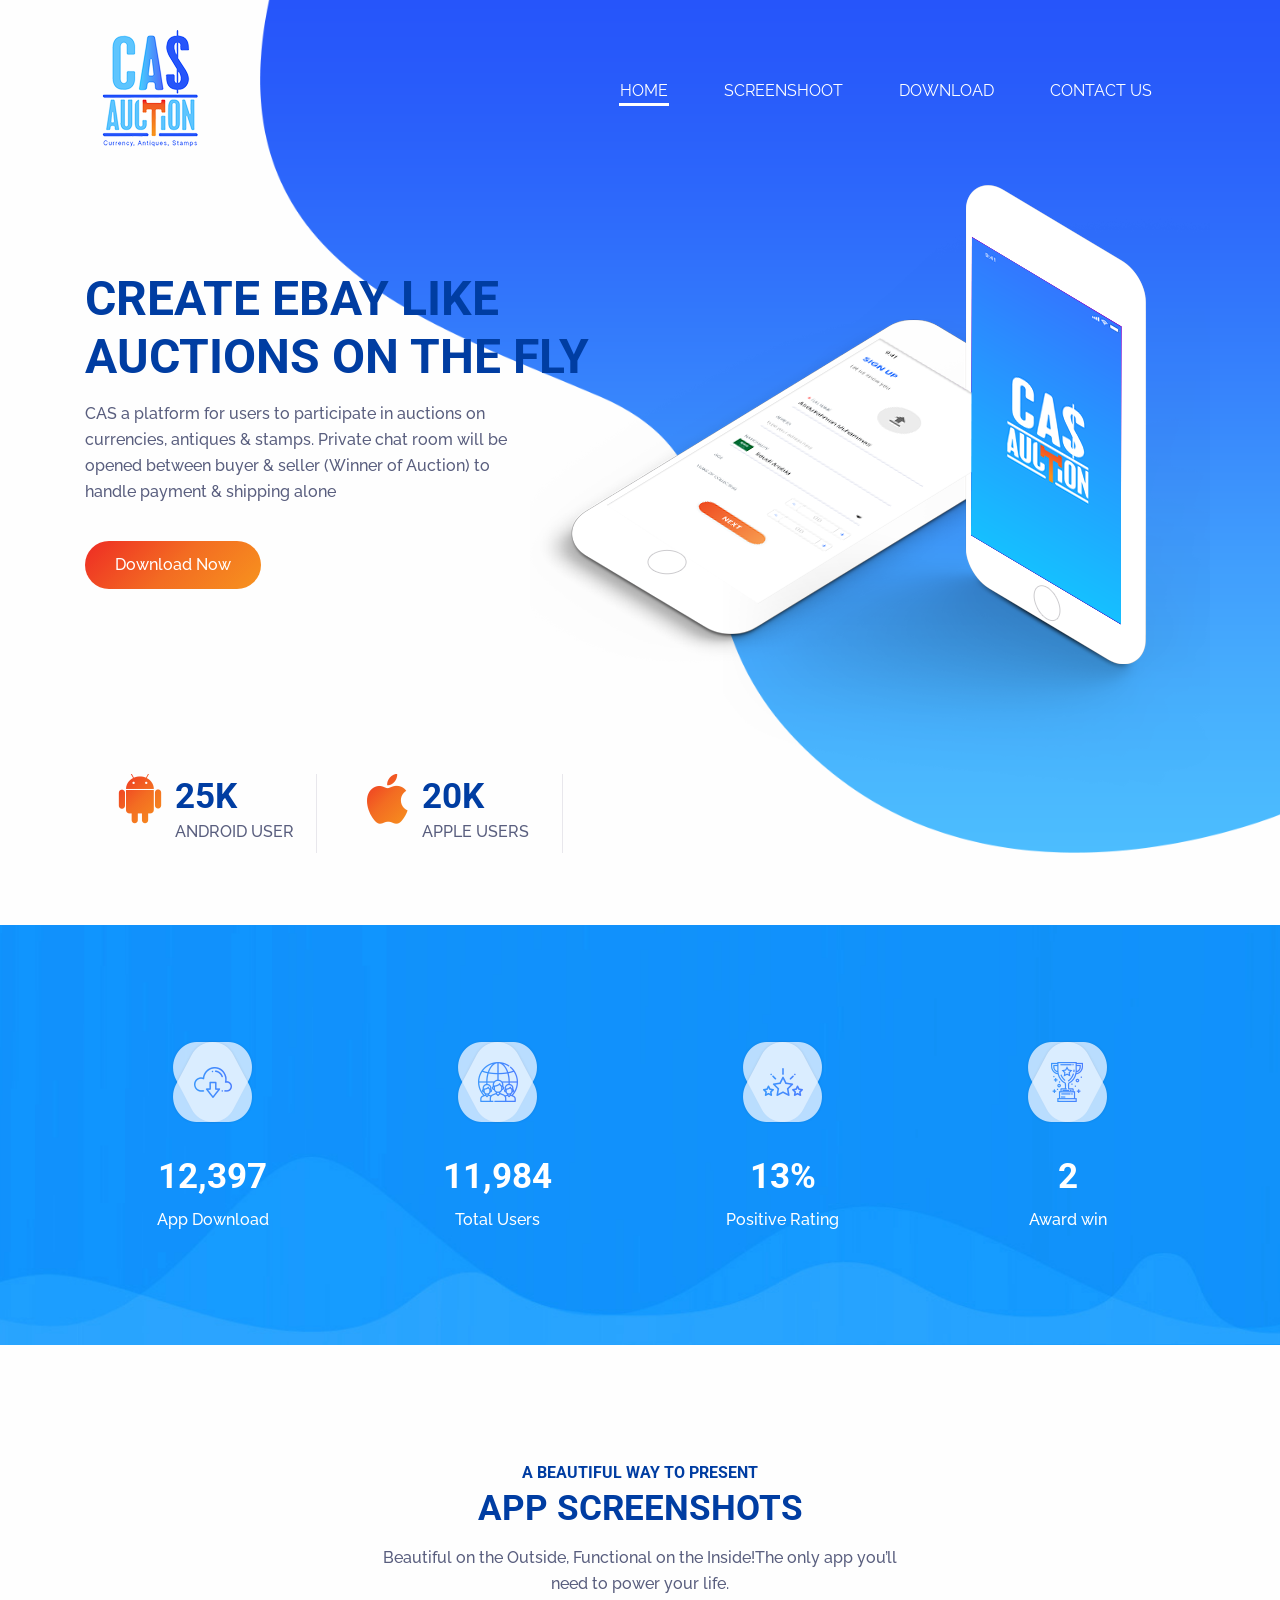
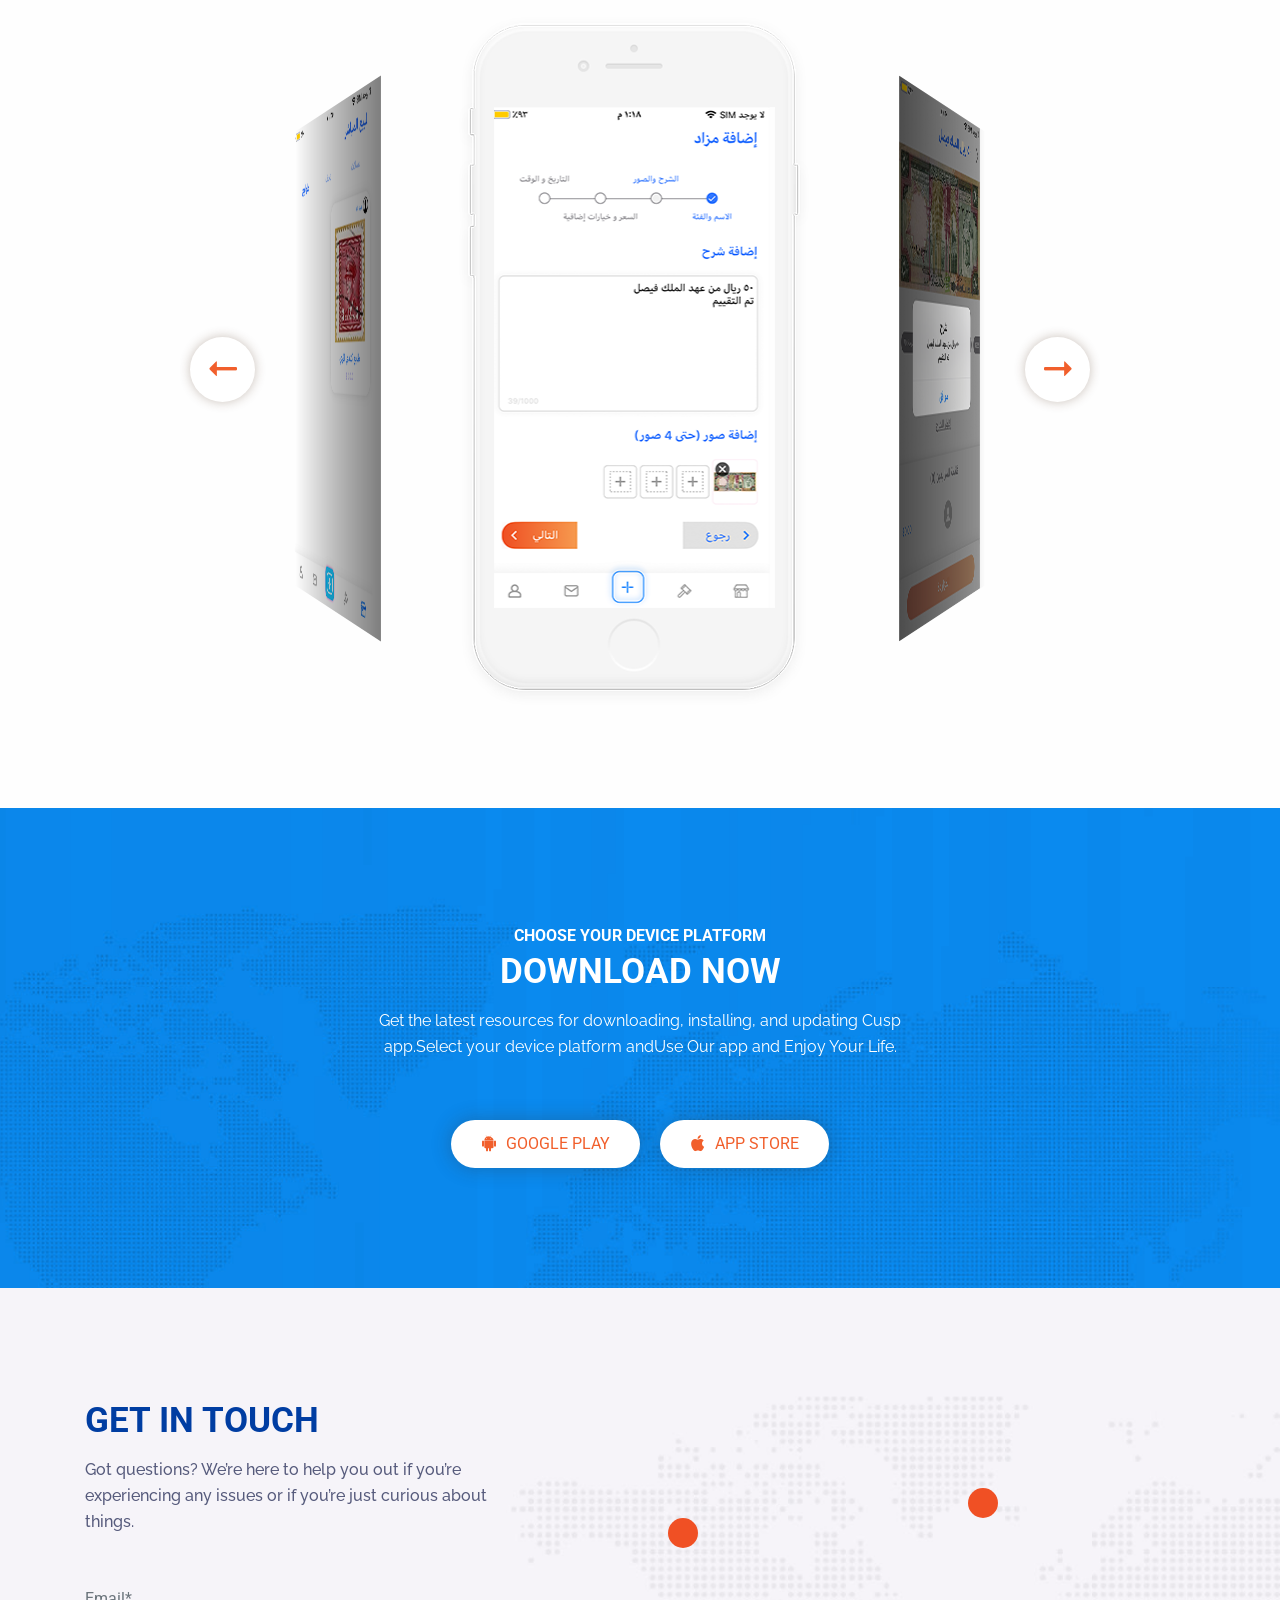
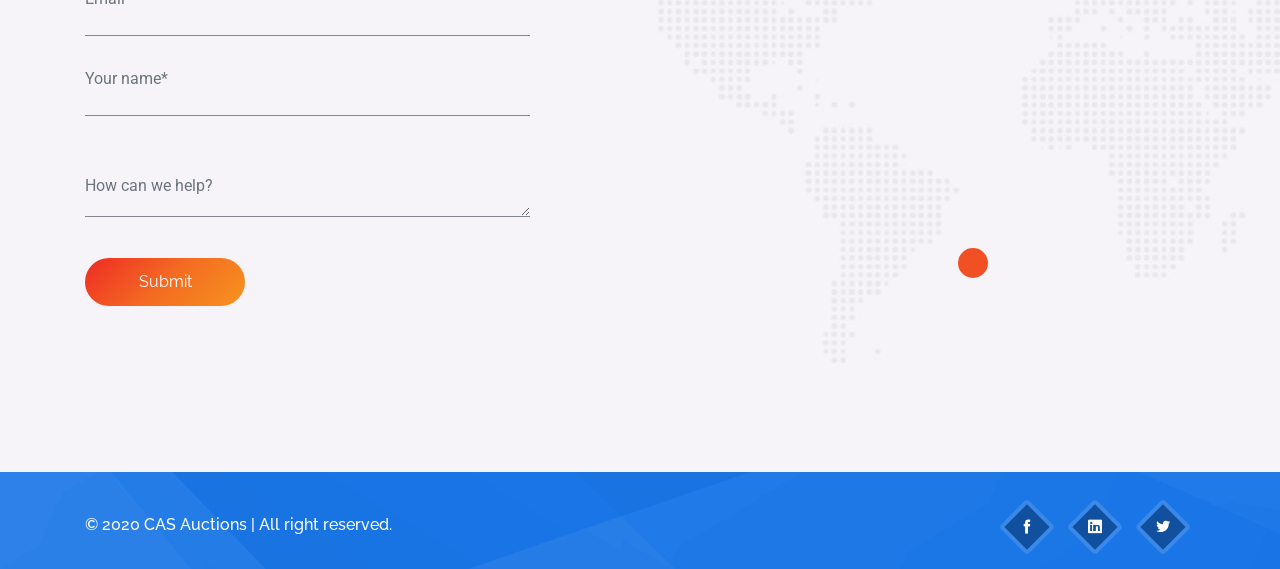
<file: CAS/index.html>
<!DOCTYPE html>
<html lang="en">

<head>
    <meta charset="utf-8">
    <meta http-equiv="X-UA-Compatible" content="IE=edge">
    <meta name="viewport" content="width=device-width, initial-scale=1">
    <title> CAS AUCTIONS</title>
    <!--bootstrap css-->
    <link rel="stylesheet" href="assets/css/bootstrap.min.css">
    <!--magnific popup css-->
    <link rel="stylesheet" href="assets/css/magnific-popup.css">
    <!--icofont css-->
    <link rel="stylesheet" href="assets/css/icofont.min.css">
    <!--icomoon css-->
    <link rel="stylesheet" href="assets/css/icomoon.css">
    <!--swiper css-->
    <link rel="stylesheet" href="assets/css/swiper.min.css">
    <!--owl carousel css-->
    <link rel="stylesheet" href="assets/css/owl.carousel.min.css">
    <!--animate css-->
    <link rel="stylesheet" href="assets/css/animate.css">
    <!--style css-->
    <link rel="stylesheet" href="assets/css/style.css">
    <!--responsive css-->
    <link rel="stylesheet" href="assets/css/responsive.css">
</head>

<body class="home-two">
    <!--start preloader-->
    <div class="preloader">
        <div class="spinner">
            <div class="double-bounce1"></div>
            <div class="double-bounce2"></div>
        </div>
    </div>
    <!--end preloader-->
    <!--start header-->
    <header id="header" class="style-two">
        <div class="container">
            <nav class="navbar navbar-expand-lg">
                <div class="container">
                    <!--Logo-->
                    <a class="logo" href="#"><img src="assets/images/logo-2.png" alt="logo"></a>
                    <button class="navbar-toggler" type="button" data-toggle="collapse" data-target="#navbarContent" aria-controls="navbarContent" aria-expanded="false" aria-label="Toggle navigation">
                        <span class="icon-bar"><i class="icofont-navigation-menu"></i></span>
                    </button>
                    <!--navbar links-->
                    <div class="collapse navbar-collapse" id="navbarContent">
                        <ul class="navbar-nav ml-auto v2">
                            <li class="nav-item">
                                <a class="nav-link active" href="#" data-scroll-nav="0">HOME</a>
                            </li>
                           
                            <li class="nav-item">
                                <a class="nav-link" href="#" data-scroll-nav="2">SCREENSHOOT</a>
                            </li>
                           
                            <li class="nav-item">
                                <a class="nav-link" href="#" data-scroll-nav="5">DOWNLOAD</a>
                            </li>
                            
                            <li class="nav-item">
                                <a class="nav-link" href="#" data-scroll-nav="7">Contact US</a>
                            </li>
                        </ul>
                    </div>
                </div>
            </nav>
        </div>
    </header>
    <!--end header-->
    <!--start hero area-->
    <section id="hero-area" class="bg-2" data-scroll-index="0">
        <div class="container">
            <div class="row hero-cont-wrap">
                <!--start hero content-->
                <div class="col-md-6">
                    <div class="hero-content two">
                        <h1>Create eBay like Auctions on the fly</h1>
                        <p>CAS a platform for users to participate in auctions on currencies, antiques & stamps. Private chat room will be opened between buyer & seller (Winner of Auction) to handle payment & shipping alone
                        </p>
                        <div class="hero-btns two">
                            <a class="bg" href="#" data-scroll-nav="5">Download Now</a><!--a class="circle popup-video" href="https://www.youtube.com/watch?v=clXBiR01kUM"><i class="icofont-ui-play"></i> Play video</a-->
                        </div>
                    </div>
                </div>
                <!--end hero content-->
                <div class="hero-image two">
                    <img src="assets/images/mobile-2.png" class="img-fluid" alt="">
                </div>
            </div>
            <!--start download info-->
            <div class="download-info two row">
                <div class="col-lg-8">
                    <div class="row">
                        <!--start download info single-->
                        <div class="col-md-4 col-4">
                            <div class="download-info-single two">
                                <div class="icon float-left"><i class="icofont-brand-android-robot"></i></div>
                                <div class="content float-left">
                                    <h2><span class="stat">25</span>K</h2>
                                    <h5>Android user</h5>
                                </div>
                            </div>
                        </div>
                        <!--end download info single-->
                        <!--start download info single-->
                        <div class="col-md-4 col-4">
                            <div class="download-info-single two">
                                <div class="icon float-left"><i class="icofont-brand-apple"></i></div>
                                <div class="content float-left">
                                    <h2><span class="stat">20</span>K</h2>
                                    <h5>Apple Users</h5>
                                </div>
                            </div>
                        </div>
                        <!--end download info single-->
                        
                    </div>
                </div>
            </div>
            <!--end download info-->
        </div>
    </section>

    <br><br><br>
    <!--end hero area-->


    <!--start counter area-->
    <section id="counter-area">
        <!--start container-->
        <div class="container">
            <!--start row-->
            <div class="row">
                <!--start counter single-->
                <div class="col-md-3 col-6">
                    <div class="counter-single text-center">
                        <img src="assets/images/icons/icon-download-1.png" class="img-fluid" alt="Image">
                        <h2 class="text-white"><span class="number">89,839</span></h2>
                        <p class="text-white">App Download</p>
                    </div>
                </div>
                <!--end counter single-->
                <!--start counter single-->
                <div class="col-md-3 col-6">
                    <div class="counter-single text-center">
                        <img src="assets/images/icons/icon-team.png" class="img-fluid" alt="Image">
                        <h2 class="text-white"><span class="number">89,839</span></h2>
                        <p class="text-white">Total Users</p>
                    </div>
                </div>
                <!--end counter single-->
                <!--start counter single-->
                <div class="col-md-3 col-6">
                    <div class="counter-single text-center">
                        <img src="assets/images/icons/icon-star.png" class="img-fluid" alt="Image">
                        <h2 class="text-white"><span class="number">100</span><span>%</span></h2>
                        <p class="text-white">Positive Rating</p>
                    </div>
                </div>
                <!--end counter single-->
                <!--start counter single-->
                <div class="col-md-3 col-6">
                    <div class="counter-single text-center">
                        <img src="assets/images/icons/icon-trophy.png" class="img-fluid" alt="Image">
                        <h2 class="text-white"><span class="number">19</span></h2>
                        <p class="text-white">Award win</p>
                    </div>
                </div>
                <!--end counter single-->
            </div>
            <!--end row-->
        </div>
        <!--end container-->
    </section>
    <!--end counter area-->
    
   
    <!--start app screenshot area-->
    <section id="screen-area" class="style-two" data-scroll-index="2">
        <div class="container">
            <div class="row">
                <!--start section heading-->
                <div class="col-lg-6 offset-lg-3 col-md-8 offset-md-2">
                    <div class="section-heading text-center">
                        <h5>A beautiful way to present</h5>
                        <h2>app screenshots</h2>
                        <p>Beautiful on the Outside, Functional on the Inside!The only app you’ll need to power your life.</p>
                    </div>
                </div>
                <!--end section heading-->
            </div>
            <div class="row">
                <div class="col-lg-10 offset-lg-1">
                    <div class="screen-carousel-wrap style-two">
                        <div class="app-frame">
                            <img class="img-fluid" src="assets/images/app-frame.png" alt="image">
                        </div>
                        <div class="swiper-screenshots-container-1 swiper-container">
                            <div class="swiper-wrapper">
                                <div class="swiper-slide">
                                   
                                        <img src="assets/images/app-screen_1.png" class="img-fluid" alt="">
                                    
                                </div>
                                <div class="swiper-slide">
                                    
                                        <img src="assets/images/app-screen_2.png" class="img-fluid" alt="">
                                    
                                </div>
                                <div class="swiper-slide">
                                    
                                        <img src="assets/images/app-screen_3.png" class="img-fluid" alt="">
                                    
                                </div>
                                <div class="swiper-slide">
                                   
                                        <img src="assets/images/app-screen_4.png" class="img-fluid" alt="">
                                    
                                </div>
                                
                            </div>
                            <!-- pagination -->
                            <div class="swiper-pagination"></div>
                            <!-- Add Arrows -->
                            <div class="swiper-button-next icofont-long-arrow-right"></div>
                            <div class="swiper-button-prev icofont-long-arrow-left"></div>
                        </div>
                    </div>
                </div>
            </div>
        </div>
    </section>
    <!--end app screenshot area-->
    
    
    

    
    <!--start download area-->
    <section id="download-area" class="bg-1 bg-cover" data-scroll-index="5">
        <div class="container">
            <div class="row">
                <!--start section heading-->
                <div class="col-lg-6 offset-lg-3 col-md-8 offset-md-2">
                    <div class="section-heading text-center">
                        <h5 class="text-white">Choose your device platform</h5>
                        <h2 class="text-white">Download now</h2>
                        <p class="text-white font-weight-normal">Get the latest resources for downloading, installing, and updating Cusp app.Select your device platform andUse Our app and Enjoy Your Life. </p>
                    </div>
                </div>
                <!--end section heading-->
            </div>
            <div class="row">
                <!--start download buttons-->
                <div class="col-lg-12">
                    <div class="download-btns two text-center">
                        <ul>
                            <li><a href=""><i class="icofont-brand-android-robot"></i> GOOGLE PLAY</a></li>
                            <li><a href=""><i class="icofont-brand-apple"></i> APP STORE</a></li>
                            
                        </ul>
                    </div>
                </div>
                <!--end download buttons-->
            </div>
        </div>
    </section>
    <!--end download area-->
    
     
    <!--start contact area-->
    <section id="contact-area" class="bg-1 bg-gray bg-cover" data-scroll-index="7">
        <div class="container">
            <div class="row">
                <div class="col-lg-5 col-md-6">
                    <div class="section-heading mb-3">
                        <h2>Get in Touch</h2>
                        <p>Got questions? We’re here to help you out if you’re experiencing any issues or if you’re just curious about things.</p>
                    </div>
                    <!--start contact form-->
                    <div class="contact-form v1">
                        <form id="ajax-contact" action="contact.php" method="post">
                           <div class="form-group">
                                <input type="email" class="form-control" id="email" name="email" placeholder="Email*" required="required" data-error="valid email is required.">
                                <div class="help-block with-errors"></div>
                            </div>
                            <div class="form-group">
                                <input type="text" class="form-control" id="name" name="name" placeholder="Your name*" required="required" data-error="name is required.">
                                <div class="help-block with-errors"></div>
                            </div>
                            <div class="form-group">
                                <textarea class="form-control" id="message" name="message" placeholder="How can we help?" required="required" data-error="Please, leave us a message."></textarea>
                                <div class="help-block with-errors"></div>
                            </div>
                            <button type="submit">Submit</button>
                            <div class="messages"></div>
                        </form>
                    </div>
                    <!--end contact form-->
                </div>
            </div>
            <div class="row">
                <!--start contact info single-->
                <!--div class="col-lg-3 col-md-4">
                    <div class="contact-info-single">
                        <h4>Address #1</h4>
                        <p>10624 19th Ave sw, Seattle WA 98146United States</p>
                    </div>
                </div-->
                <!--end contact info single-->
                
            </div>
        </div>
        <!--start map pin-->
        <div class="map-pin style-two">
            <span class="marker"></span>
            <span class="marker two"></span>
            <span class="marker three"></span>
        </div>
        <!--end map pin-->
    </section>
    <!--end contact area-->
    
    <!--start footer-->
    <footer id="footer" class="bg-2">
        <div class="container">
            
            <div class="footer-bottom">
                <div class="row">
                    <div class="col-md-6">
                        <div class="copyright-text">
                            <p class="text-white m-0">&copy; 2020 CAS Auctions | All right reserved.</p>
                        </div>
                    </div>
                    <div class="col-md-6">
                        <div class="footer-social v2 text-right">
                            <ul>
                                <li><a href=""><span><i class="icofont-facebook"></i></span></a></li>
                                <li><a href=""><span><i class="icofont-linkedin"></i></span></a></li>
                                <li><a href=""><span><i class="icofont-twitter"></i></span></a></li>
                            </ul>
                        </div>
                    </div>
                </div>
            </div>
        </div>
    </footer>
    <!--end footer-->
    <!--jQuery js-->
    <script src="assets/js/jquery-3.3.1.min.js"></script>
    <!--proper js-->
    <script src="assets/js/popper.min.js"></script>
    <!--bootstrap js-->
    <script src="assets/js/bootstrap.min.js"></script>
    <!--swiper js-->
    <script src="assets/js/swiper.min.js"></script>
    <!--counter js-->
    <script src="assets/js/waypoints.js"></script>
    <script src="assets/js/counterup.min.js"></script>
    <!--magnic popup js-->
    <script src="assets/js/magnific-popup.min.js"></script>
    <!--owl carousel js-->
    <script src="assets/js/owl.carousel.min.js"></script>
    <!--scrollIt js-->
    <script src="assets/js/scrollIt.min.js"></script>
    <!--validator js-->
    <script src="assets/js/validator.min.js"></script>
    <!--contact js-->
    <script src="assets/js/contact.js"></script>
    <!--main js-->
    <script src="assets/js/custom.js"></script>

</body>

</html>
</file>
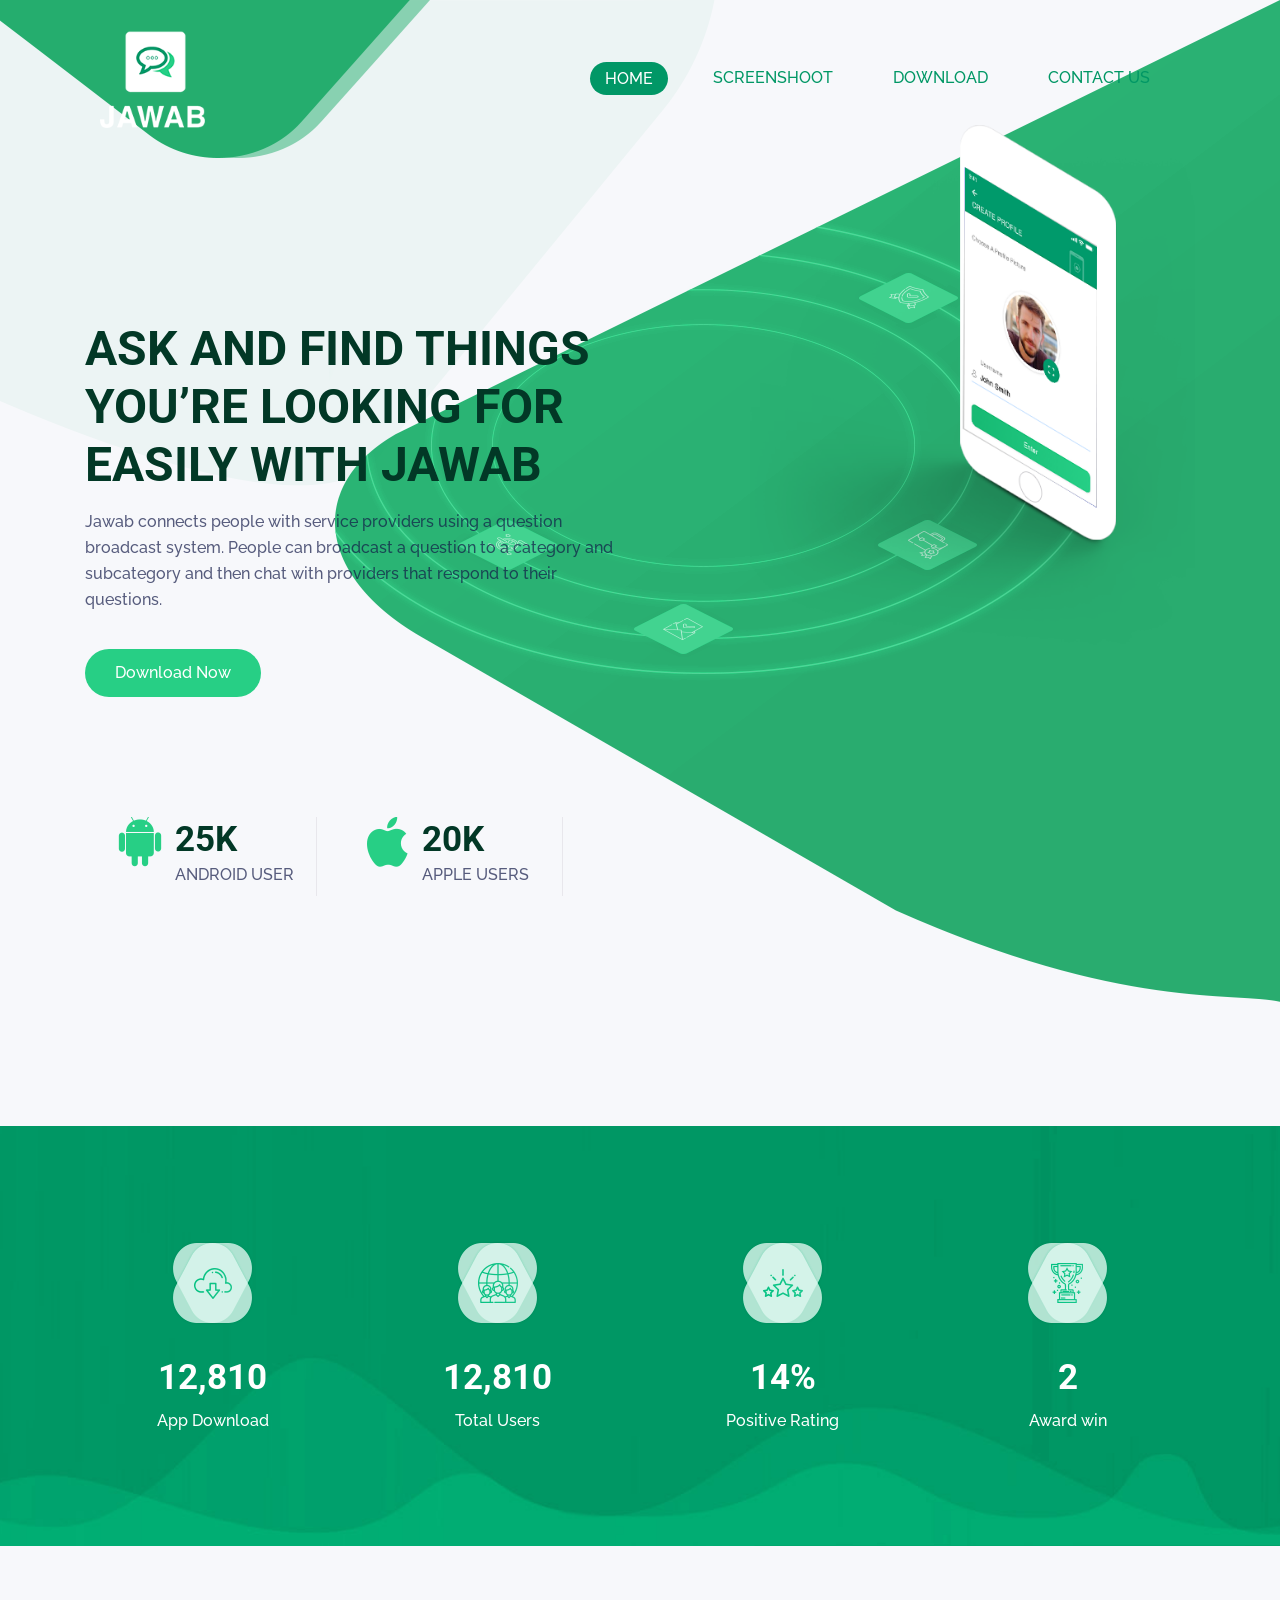
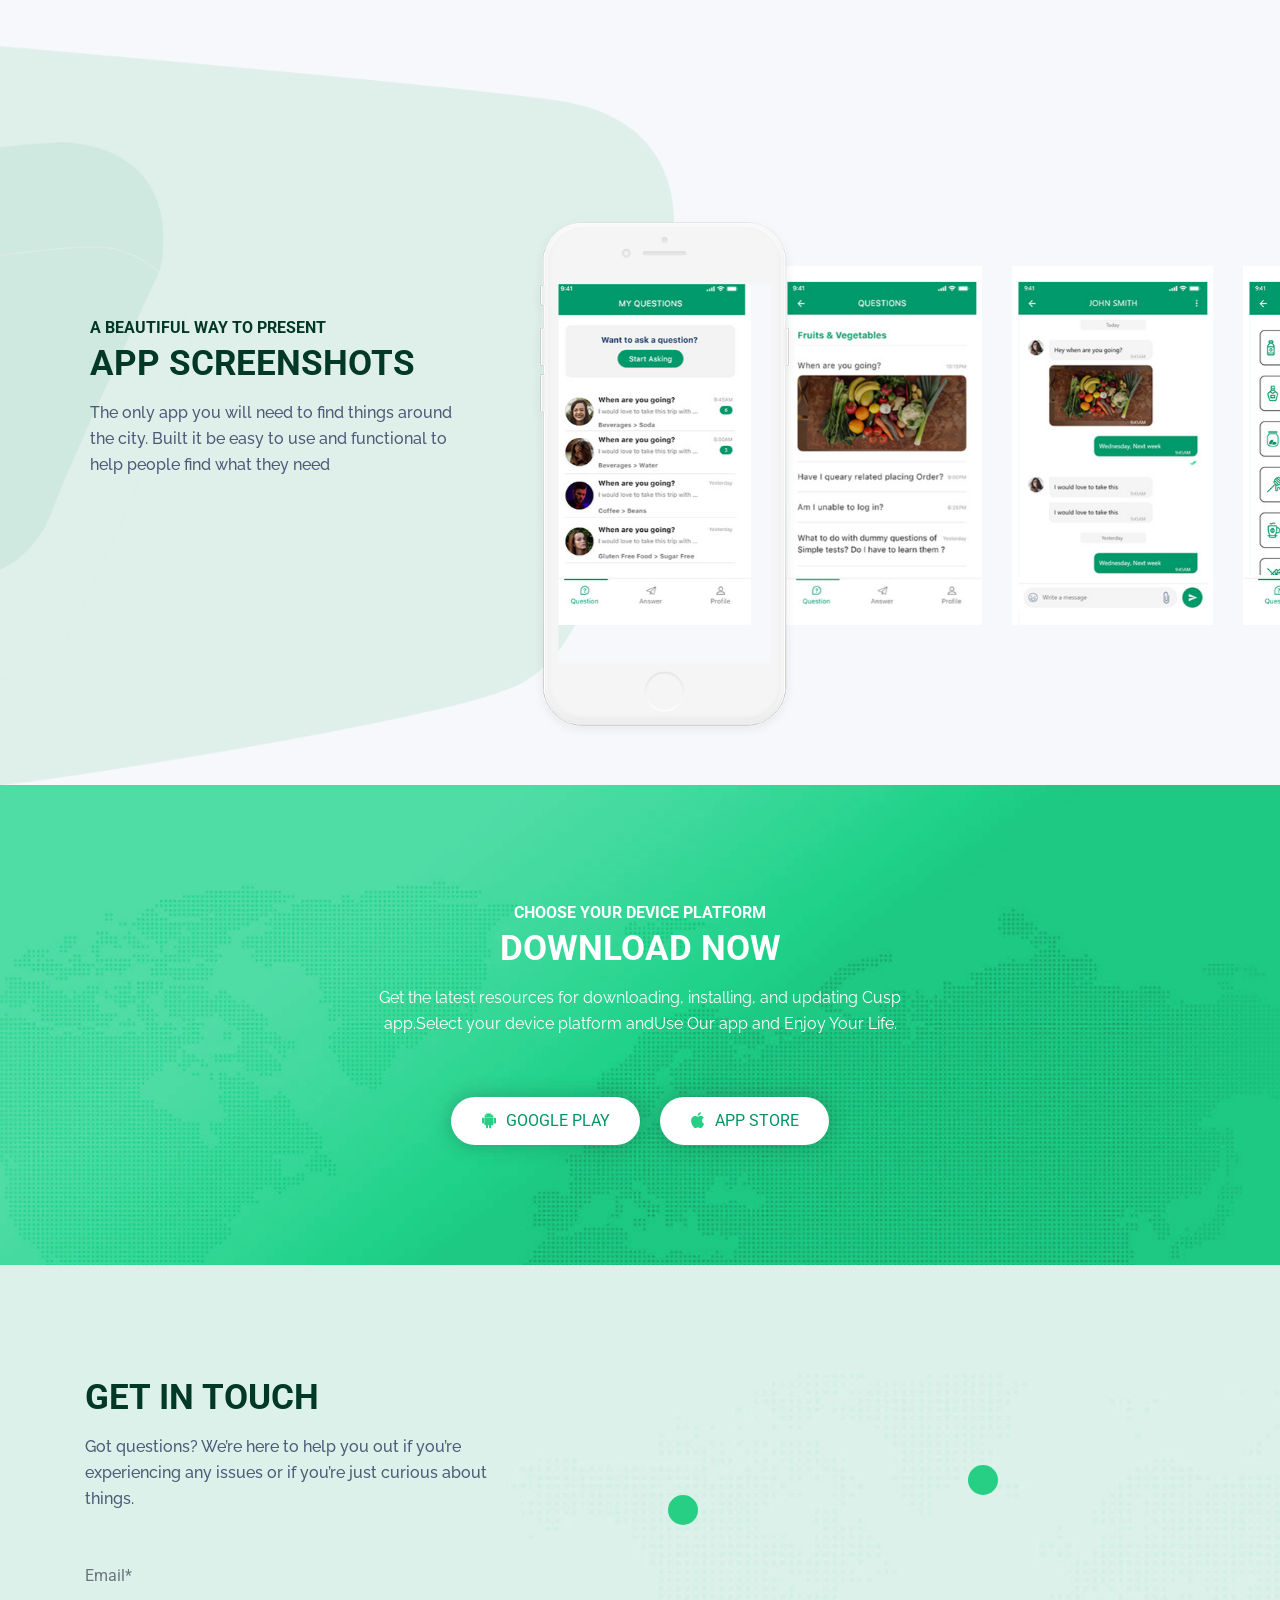
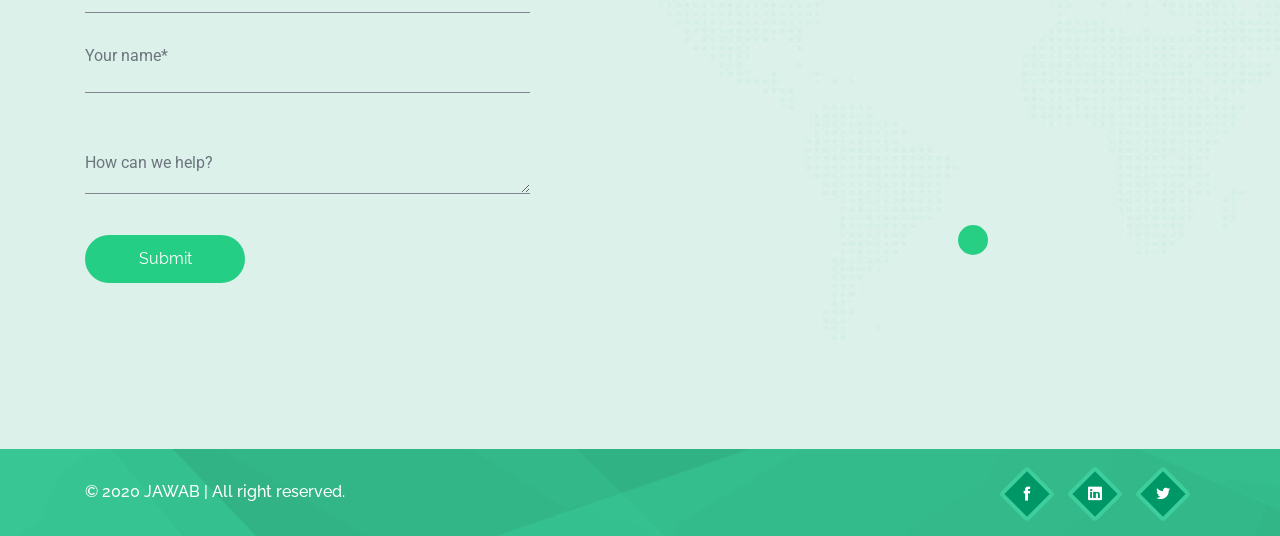
<file: JAWAB/index.html>
<!DOCTYPE html>
<html lang="en">

<head>
    <meta charset="utf-8">
    <meta http-equiv="X-UA-Compatible" content="IE=edge">
    <meta name="viewport" content="width=device-width, initial-scale=1">
    <title>JAWAB</title>
    <!--bootstrap css-->
    <link rel="stylesheet" href="assets/css/bootstrap.min.css">
    <!--magnific popup css-->
    <link rel="stylesheet" href="assets/css/magnific-popup.css">
    <!--icofont css-->
    <link rel="stylesheet" href="assets/css/icofont.min.css">
    <!--icomoon css-->
    <link rel="stylesheet" href="assets/css/icomoon.css">
    <!--swiper css-->
    <link rel="stylesheet" href="assets/css/swiper.min.css">
    <!--owl carousel css-->
    <link rel="stylesheet" href="assets/css/owl.carousel.min.css">
    <!--animate css-->
    <link rel="stylesheet" href="assets/css/animate.css">
    <!--style css-->
    <link rel="stylesheet" href="assets/css/style.css">
    <!--responsive css-->
    <link rel="stylesheet" href="assets/css/responsive.css">
</head>

<body class="home-one">
    <!--start preloader-->
    <div class="preloader">
        <div class="spinner">
            <div class="double-bounce1"></div>
            <div class="double-bounce2"></div>
        </div>
    </div>
    <!--end preloader-->
    <!--start header-->
    <header id="header" class="style-one">
        <div class="container">
            <nav class="navbar navbar-expand-lg">
                <div class="container">
                    <!--Logo-->
                    <div id="logo">
                        <a class="logo" href="#"><img src="assets/images/logo.png" alt="logo"></a>
                    </div>
                    <button class="navbar-toggler" type="button" data-toggle="collapse" data-target="#navbarContent" aria-controls="navbarContent" aria-expanded="false" aria-label="Toggle navigation">
                        <span class="icon-bar"><i class="icofont-navigation-menu"></i></span>
                    </button>
                    <!--navbar links-->
                    <div class="collapse navbar-collapse" id="navbarContent">
                        <ul class="navbar-nav ml-auto v1">
                            <li class="nav-item">
                                <a class="nav-link active" href="#" data-scroll-nav="0">HOME</a>
                            </li>
                           
                            <li class="nav-item">
                                <a class="nav-link" href="#" data-scroll-nav="2">SCREENSHOOT</a>
                            </li>
                            
                            <li class="nav-item">
                                <a class="nav-link" href="#" data-scroll-nav="5">DOWNLOAD</a>
                            </li>
                           
                            <li class="nav-item">
                                <a class="nav-link" href="#" data-scroll-nav="7">CONTACT US</a>
                            </li>
                        </ul>
                    </div>
                </div>
            </nav>
        </div>
    </header>
    <!--end header-->
    <!--start hero area-->
    <section id="hero-area" class="bg" data-scroll-index="0">
        <div class="container">
            <div class="row">
                <!--start hero content-->
                <div class="col-lg-7 col-md-6">
                    <div class="hero-content">
                        <h1>Ask and find things you’re looking for easily with Jawab</h1>
                        <p>Jawab connects people with service providers using a question broadcast system. People can broadcast a question to a category and subcategory and then chat with providers that respond to their questions. 
                        </p>
                        <div class="hero-btns">
                            <a class="bg" href="#" data-scroll-nav="5">Download Now</a><!--a class="popup-video" href="https://www.youtube.com/watch?v=clXBiR01kUM"><i class="icofont-ui-play"></i> Play video</a-->
                        </div>
                    </div>
                </div>
                <!--end hero content-->
                <!--start hero image-->
                <div class="col-lg-5 col-md-6">
                    <div class="hero-image">
                        <img src="assets/images/mobile-1.png" class="img-fluid" alt="">
                    </div>
                </div>
                <!--end hero content-->
            </div>
            <!--start download info-->
            <div class="download-info row">
                <div class="col-lg-8">
                    <div class="row">
                        <!--start download info single-->
                        <div class="col-md-4 col-4">
                            <div class="download-info-single">
                                <div class="icon float-left"><i class="icofont-brand-android-robot"></i></div>
                                <div class="content float-left">
                                    <h2><span class="stat">25</span>K</h2>
                                    <h5>Android user</h5>
                                </div>
                            </div>
                        </div>
                        <!--end download info single-->
                        <!--start download info single-->
                        <div class="col-md-4 col-4">
                            <div class="download-info-single">
                                <div class="icon float-left"><i class="icofont-brand-apple"></i></div>
                                <div class="content float-left">
                                    <h2><span class="stat">20</span>K</h2>
                                    <h5>Apple Users</h5>
                                </div>
                            </div>
                        </div>
                        <!--end download info single-->
                        
                    </div>
                </div>
            </div>
            <!--end download info-->
        </div>
    </section>
    <!--end hero area-->

     <!--start counter area-->
     <section id="counter-area">
        <!--start container-->
        <div class="container">
            <!--start row-->
            <div class="row">
                <!--start counter single-->
                <div class="col-md-3 col-6">
                    <div class="counter-single text-center">
                        <img src="assets/images/icons/icon-download-1.png" class="img-fluid" alt="Image">
                        <h2 class="text-white"><span class="number">89,839</span></h2>
                        <p class="text-white">App Download</p>
                    </div>
                </div>
                <!--end counter single-->
                <!--start counter single-->
                <div class="col-md-3 col-6">
                    <div class="counter-single text-center">
                        <img src="assets/images/icons/icon-team.png" class="img-fluid" alt="Image">
                        <h2 class="text-white"><span class="number">89,839</span></h2>
                        <p class="text-white">Total Users</p>
                    </div>
                </div>
                <!--end counter single-->
                <!--start counter single-->
                <div class="col-md-3 col-6">
                    <div class="counter-single text-center">
                        <img src="assets/images/icons/icon-star.png" class="img-fluid" alt="Image">
                        <h2 class="text-white"><span class="number">100</span><span>%</span></h2>
                        <p class="text-white">Positive Rating</p>
                    </div>
                </div>
                <!--end counter single-->
                <!--start counter single-->
                <div class="col-md-3 col-6">
                    <div class="counter-single text-center">
                        <img src="assets/images/icons/icon-trophy.png" class="img-fluid" alt="Image">
                        <h2 class="text-white"><span class="number">19</span></h2>
                        <p class="text-white">Award win</p>
                    </div>
                </div>
                <!--end counter single-->
            </div>
            <!--end row-->
        </div>
        <!--end container-->
    </section>
    <!--end counter area-->
    

    
    <!--start screenshot area-->
    <section id="screen-area" class="bg" data-scroll-index="2">
        <div class="container-fluid">
            <div class="row">
                <!--start section heading-->
                <div class="col-md-5">
                    <div class="section-heading screen">
                        <h5>A beautiful way to present</h5>
                        <h2>app screenshots</h2>
                        <p>The only app you will need to find things around the city. Built it be easy to use and functional to help people find what they need
                        </p>
                    </div>
                </div>
                <!--end section heading-->
                <div class="col-md-7">
                    <div class="screen-carousel-wrap-default">
                        <div class="app-frame-default">
                            <img class="img-fluid" src="assets/images/app-frame.png" alt="image">
                        </div>
                        <div class="screen-carousel-default owl-carousel">
                            <div class="screen-single">
                                <img class="img-fluid" src="assets/images/app-screen-1.jpg" alt="image">
                            </div>
                            <div class="screen-single">
                                <img class="img-fluid" src="assets/images/app-screen-2.jpg" alt="image">
                            </div>
                            <div class="screen-single">
                                <img class="img-fluid" src="assets/images/app-screen-3.jpg" alt="image">
                            </div>
                            <div class="screen-single">
                                <img class="img-fluid" src="assets/images/app-screen-4.jpg" alt="image">
                            </div>
                            
                        </div>
                    </div>
                </div>
            </div>
        </div>
    </section>
    <!--start screenshot area-->
    

    <!--start download area-->
    <section id="download-area" class="bg bg-cover" data-scroll-index="5">
        <div class="container">
            <div class="row">
                <!--start section heading-->
                <div class="col-lg-6 offset-lg-3 col-md-10 offset-md-1">
                    <div class="section-heading text-center">
                        <h5 class="text-white">Choose your device platform</h5>
                        <h2 class="text-white">Download now</h2>
                        <p class="text-white font-weight-normal">Get the latest resources for downloading, installing, and updating Cusp app.Select your device platform andUse Our app and Enjoy Your Life. </p>
                    </div>
                </div>
                <!--end section heading-->
            </div>
            <div class="row">
                <!--start download buttons-->
                <div class="col-lg-12">
                    <div class="download-btns text-center">
                        <ul>
                            <li><a href=""><i class="icofont-brand-android-robot"></i> GOOGLE PLAY</a></li>
                            <li><a href=""><i class="icofont-brand-apple"></i> APP STORE</a></li>
                           
                        </ul>
                    </div>
                </div>
                <!--end download buttons-->
            </div>
        </div>
    </section>
    <!--end download area-->
    

    <!--start contact area-->
    <section id="contact-area" class="bg-cover" data-scroll-index="7">
        <div class="container">
            <div class="row">
                <div class="col-lg-5 col-md-6">
                    <div class="section-heading mb-3">
                        <h2>Get in Touch</h2>
                        <p>Got questions? We’re here to help you out if you’re experiencing any issues or if you’re just curious about things.</p>
                    </div>
                    <!--start contact form-->
                    <div class="contact-form">
                        <form id="ajax-contact" action="contact.php" method="post">
                           <div class="form-group">
                                <input type="email" class="form-control" id="email" name="email" placeholder="Email*" required="required" data-error="valid email is required.">
                                <div class="help-block with-errors"></div>
                            </div>
                            <div class="form-group">
                                <input type="text" class="form-control" id="name" name="name" placeholder="Your name*" required="required" data-error="name is required.">
                                <div class="help-block with-errors"></div>
                            </div>
                            <div class="form-group">
                                <textarea class="form-control" id="message" name="message" placeholder="How can we help?" required="required" data-error="Please, leave us a message."></textarea>
                                <div class="help-block with-errors"></div>
                            </div>
                            <button type="submit">Submit</button>
                            <div class="messages"></div>
                        </form>
                    </div>
                    <!--end contact form-->
                </div>
            </div>
            <div class="row">
                <!--start contact info single-->
                <!--div class="col-lg-3 col-md-4">
                    <div class="contact-info-single">
                        <h4>Address #1</h4>
                        <p>10624 19th Ave sw, Seattle WA 98146United States</p>
                    </div>
                </div-->
                <!--end contact info single-->
                
            </div>
        </div>
        <!--start map pin-->
        <div class="map-pin">
            <span class="marker"></span>
            <span class="marker two"></span>
            <span class="marker three"></span>
        </div>
        <!--end map pin-->
    </section>
    <!--end contact area-->
   

    
    <!--start footer-->
    <footer id="footer" class="bg-2">
        <div class="container">
            
            <div class="footer-bottom">
                <div class="row">
                    <div class="col-md-6">
                        <div class="copyright-text">
                            <p class="text-white m-0">&copy; 2020 JAWAB | All right reserved.</p>
                        </div>
                    </div>
                    <div class="col-md-6">
                        <div class="footer-social v2 text-right">
                            <ul>
                                <li><a href=""><span><i class="icofont-facebook"></i></span></a></li>
                                <li><a href=""><span><i class="icofont-linkedin"></i></span></a></li>
                                <li><a href=""><span><i class="icofont-twitter"></i></span></a></li>
                            </ul>
                        </div>
                    </div>
                </div>
            </div>
        </div>
    </footer>
    <!--end footer-->
    <!--jQuery js-->
    <script src="assets/js/jquery-3.3.1.min.js"></script>
    <!--proper js-->
    <script src="assets/js/popper.min.js"></script>
    <!--bootstrap js-->
    <script src="assets/js/bootstrap.min.js"></script>
    <!--swiper js-->
    <script src="assets/js/swiper.min.js"></script>
    <!--counter js-->
    <script src="assets/js/waypoints.js"></script>
    <script src="assets/js/counterup.min.js"></script>
    <!--magnic popup js-->
    <script src="assets/js/magnific-popup.min.js"></script>
    <!--owl carousel js-->
    <script src="assets/js/owl.carousel.min.js"></script>
    <!--scrollIt js-->
    <script src="assets/js/scrollIt.min.js"></script>
    <!--validator js-->
    <script src="assets/js/validator.min.js"></script>
    <!--contact js-->
    <script src="assets/js/contact.js"></script>
    <!--main js-->
    <script src="assets/js/custom.js"></script>

</body>

</html>
</file>
<file: CAS/assets/css/icomoon.css>
@font-face {
  font-family: 'icomoon';
  src:  url('../fonts/icomoon.eot?m8hnq7');
  src:  url('../fonts/icomoon.eot?m8hnq7#iefix') format('embedded-opentype'),
    url('../fonts/icomoon.ttf?m8hnq7') format('truetype'),
    url('../fonts/icomoon.woff?m8hnq7') format('woff'),
    url('../fonts/icomoon.svg?m8hnq7#icomoon') format('svg');
  font-weight: normal;
  font-style: normal;
}

[class^="icon-"], [class*=" icon-"] {
  /* use !important to prevent issues with browser extensions that change fonts */
  font-family: 'icomoon' !important;
  speak: none;
  font-style: normal;
  font-weight: normal;
  font-variant: normal;
  text-transform: none;
  line-height: 1;

  /* Better Font Rendering =========== */
  -webkit-font-smoothing: antialiased;
  -moz-osx-font-smoothing: grayscale;
}

.icon-archery:before {
  content: "\e900";
}
.icon-badge:before {
  content: "\e901";
}
.icon-cloud-computing:before {
  content: "\e902";
}
.icon-dimond:before {
  content: "\e903";
}
.icon-download-cloud:before {
  content: "\e904";
}
.icon-employee:before {
  content: "\e905";
}
.icon-gears:before {
  content: "\e906";
}
.icon-hand:before {
  content: "\e907";
}
.icon-pictures:before {
  content: "\e908";
}
.icon-plane:before {
  content: "\e909";
}
.icon-right-arrow:before {
  content: "\e90a";
}
.icon-rocket:before {
  content: "\e90b";
}
.icon-secure-shield:before {
  content: "\e90c";
}
.icon-shooting-star:before {
  content: "\e90d";
}
.icon-smartphone:before {
  content: "\e90e";
}
.icon-support:before {
  content: "\e90f";
}
.icon-team1:before {
  content: "\e910";
}
.icon-team:before {
  content: "\e911";
}
.icon-trophy:before {
  content: "\e912";
}
.icon-utensils:before {
  content: "\e913";
}
</file>
<file: CAS/assets/css/style.css>
/*----------------------------------------------------------------------------------

Project     :   CUSP - App Landing Page

-------------------------------------------------------------------------------------*/

/*------------------------------------------------------------------------------------

[Table of contents]

default CSS
preloader
header area
hero area
section heading
about area
features area
extra features area
screen slider
how work area
counter area
pricing area
team area
watch area
download area
partner area
screenshot area
testimonial area
contact area
faq area
footer
blog page
blog sidebar

--------------------------------------------------------------------------------------*/

/*-------------------------------------------------------------------------------------
    default CSS
---------------------------------------------------------------------------------------*/

@import url('https://fonts.googleapis.com/css?family=Raleway:400,500,600,700|Roboto:400,500,700');

html,
body {
    width: 100%;
    height: 100%;
    margin: 0;
    padding: 0;
}

body {
    font-family: 'Roboto', sans-serif;
    font-weight: 400;
    color: #003da2;
    position: relative;
    overflow-x: hidden;
}

.layout-one {
    background-color: #f7f8fb
}

.layout-two {
    background-color: #fefefe
}

ul {
    list-style: none;
    margin: 0;
    padding: 0
}



a,
a:visited,
a:focus,
a:active,
a:hover {
    text-decoration: none;
    outline: none;
}

a,
button {
    -webkit-transition: 0.3s;
    transition: 0.3s
}

a {
    color: #231240;
}

h1,
h2,
h3,
h4,
h5,
h6,
.h1,
.h2,
.h3 {
    font-weight: 400;
    margin-top: 0
}

h1 {
    font-size: 48px;
    line-height: 58px
}

h2 {
    font-size: 35px;
    line-height: 45px
}

h3 {
    font-size: 24px;
    line-height: 34px
}

h4 {
    font-size: 20px;
    line-height: 30px
}

h5 {
    font-size: 16px;
    line-height: 26px
}

p {
    font-size: 16px;
    line-height: 26px;
    font-family: 'Raleway', sans-serif;
    color: rgba(19, 25, 71, 0.7);
    font-weight: 500
}

.bg-cover {
    background-position: center;
    background-repeat: no-repeat;
    background-size: cover
}

.d-table {
    width: 100%;
    height: 100%
}

.home-one {
    background-color: #f7f8fb
}

.home-two {
    background-color: #fefefe
}

.inner-page {
    background-color: #f4f6ff
}

.bg-dark {
    background-color: #222629 !important
}

.bg-dark-2 {
    background-color: #2c3437
}

.text-light {
    color: rgba(255, 255, 255, 0.7) !important
}

.bg-gray {
    background-color: #f6f4f9
}

.animation-jump {
    position: relative;
    -webkit-animation: animation-jump 5s ease-in-out infinite;
    animation: animation-jump 5s ease-in-out infinite;
}

.animation-bg {
    -webkit-animation: animation-bg 2s ease-in-out infinite;
    animation: animation-bg 2s ease-in-out infinite;
}

@-webkit-keyframes animation-jump {
    0% {
        top: 3px;
    }

    50% {
        top: -30px;
    }

    100% {
        top: 3px;
    }
}

@keyframes animation-jump {
    0% {
        top: 3px;
    }

    50% {
        top: -30px;
    }

    100% {
        top: 3px;
    }
}

@-webkit-keyframes animation-bg {
    0% {
        background-position: top;
    }

    50% {
        background-position: bottom;
    }

    100% {
        background-position: top;
    }
}

@keyframes animation-bg {
    0% {
        background-position: top;
    }

    50% {
        background-position: bottom;
    }

    100% {
        background-position: top;
    }
}

/*-------------------------------------------------------------------------------------
    preloader
---------------------------------------------------------------------------------------*/

.site-preloader {
    background-color: #3648d1;
    height: 100%;
    left: 0;
    position: fixed;
    top: 0;
    width: 100%;
    z-index: 9999999;
}




.site-preloader .spinner {
    width: 60px;
    height: 60px;
    margin: 21% auto;
    background-color: #fff;
    border-radius: 100%;
    -webkit-animation: sk-scaleout 1.0s infinite ease-in-out;
    animation: sk-scaleout 1.0s infinite ease-in-out;
}

@-webkit-keyframes sk-scaleout {
    0% {
        -webkit-transform: scale(0)
    }

    100% {
        -webkit-transform: scale(1.0);
        opacity: 0;
    }
}

@keyframes sk-scaleout {
    0% {
        -webkit-transform: scale(0);
        transform: scale(0);
    }

    100% {
        -webkit-transform: scale(1.0);
        transform: scale(1.0);
        opacity: 0;
    }
}


/*-------------------------------------------------------------------------------------
    header area
---------------------------------------------------------------------------------------*/

#header {
    position: absolute;
    left: 0;
    top: 0;
    width: 100%;
    z-index: 9;
    -webkit-transition: 0.5s;
    transition: 0.5s;
}

.navbar {
    padding: 30px 0
}

.navbar-nav .nav-link {
    font-family: 'Raleway', sans-serif;
    text-transform: uppercase;
    color: #fff;
    padding: 0 12px;
    font-weight: 400;
    position: relative;
    
}

.navbar-nav li {

    margin: 0 20px;
}


.navbar-nav .nav-link.active:after,
.navbar-nav .nav-link:hover:after {
    content: "";
    position: absolute;
    left: 0;
    right: 0;
    top: 100%;
    width: 50px;
    height: 3px;
    background-color: #fff;
    margin: 0 auto;
}

.navbar-nav.v1 .nav-link {
    padding: 4px 14px;
    color: #131947;
    font-size: 16px;
    font-weight: 500
}

.navbar-nav.v1 .nav-link.active:after,
.navbar-nav.v1 .nav-link:hover:after {
    position: unset
}

.navbar-nav.v1 .nav-link.active,
.navbar-nav.v1 .nav-link:hover {
    background-color: #3445c7;
    color: #fff;
    border-radius: 30px;
    line-height: 25px;
}

.navbar-nav. .nav-link.active:after,
.navbar-nav. .nav-link:hover:after {
    position: unset;
}

.navbar-nav.inner .nav-link {
    color: #fff
}

.navbar-nav.inner .nav-link.active,
.navbar-nav.inner .nav-link:hover {
    background-color: #4d61f7
}

#header.sticky {
    position: fixed;
    width: 100%;
    z-index: 999;
    padding: 5px 0;
    background-color: #3445c7
}

#header.sticky.style-two {
    background: linear-gradient(-45deg, rgb(35, 78, 230) 0%, rgb(89, 193, 254) 49%, rgb(255, 255, 255) 100%)
}

#header.sticky.style-three {
    background-color: #222629;
    -webkit-box-shadow: 0 0 20px rgba(255, 255, 255, 0.08);
    box-shadow: 0 0 20px rgba(255, 255, 255, 0.08)
}

#header.sticky .navbar {
    background-color: transparent;
    -webkit-transition: 0.5s;
    transition: 0.5s;
}

#header.sticky .navbar-nav.v1 .nav-link.active,
#header.sticky .navbar-nav.v1 .nav-link:hover {
    background-color: #fff;
    color: #3445c7;
    border-radius: 30px;
    line-height: 25px;
}

#header.sticky .navbar-nav.v1 .nav-link {
    color: #fff;
}

#header.sticky .navbar {
    padding: 0px 0
}

/*-------------------------------------------------------------------------------------
    hero area
---------------------------------------------------------------------------------------*/

#hero-area.bg {
    background-image: url(../images/shape-1.png), url(../images/shape-2.png);
    background-repeat: no-repeat;
    background-position: left top, top right;
    padding: 0 0 130px
}

#hero-area.bg-2 {
    background-image: url(../images/hero-bg-2.png);
    background-repeat: no-repeat;
    background-position: right bottom;
}

#hero-area.bg-3 {
    background-image: url(../images/hero-bg-3.jpg);
}

.hero-content {
    padding: 320px 0 0
}

.hero-content.two {
    padding: 270px 0 0
}

.hero-cont-wrap {
    position: relative
}

.hero-image.two {
    top: 60px;
    position: absolute;
    right: 0
}

.hero-content h1 {
    font-weight: 700;
    text-transform: uppercase;
    margin-bottom: 15px;
}

.hero-content p {
    padding-right: 100px;
}

.hero-btns a {
    display: inline-block;
    -webkit-box-shadow: 0px 0px 10px 0px rgba(67, 86, 227, 0.36);
    box-shadow: 0px 0px 10px 0px rgba(67, 86, 227, 0.36);
    padding: 12px 30px;
    border-radius: 25px;
    margin: 20px 10px 0 0;
    color: #131947;
    font-weight: 500;
    font-family: 'Raleway', sans-serif;
}

.hero-btns a.bg,
.hero-btns a:hover {
    -webkit-box-shadow: 0 0;
    box-shadow: 0 0;
    background-color: #3647ce;
    color: #fff
}

.hero-btns a i {
    color: #3445c7;
}

.hero-btns a:hover i {
    color: #fff
}

.hero-btns.two a.bg,
.hero-btns.two a:hover {
    background: linear-gradient(-45deg, rgb(247, 147, 30) 0%, rgb(243, 108, 34) 49%, rgb(238, 43, 36) 100%);
    background-size: 100% auto
}

.hero-btns.two a.bg:hover {
    background-size: 200% auto
}

.download-info-single.two i {
    background: linear-gradient(-45deg, rgb(247, 147, 30) 0%, rgb(243, 108, 34) 49%, rgb(238, 43, 36) 100%);
    -webkit-background-clip: text;
    -webkit-text-fill-color: transparent;
    background-color: transparent;
}

.hero-image {
    margin: 125px 0 0;
}

.hero-content.dark {
    padding-bottom: 220px;
}

.hero-down-icons a {
    display: inline-block;
    font-size: 24px;
    color: #626b6e;
    padding: 40px 20px 0 0;
}

.hero-down-icons a:hover,
.hero-content.dark h1 span {
    color: #11aff1;
}

.hero-image.dark {
    position: absolute;
    right: 0;
    bottom: 0
}

.hero-btns.two.dark a.bg {
    background-color: #11aff1;
    background-image: none;
}

.hero-btns.two .circle i {
    width: 40px;
    height: 40px;
    background: linear-gradient(-45deg, rgb(56, 33, 215) 0%, rgb(100, 31, 215) 49%, rgb(143, 29, 215) 100%);
    display: inline-block;
    border-radius: 50%;
    text-align: center;
    line-height: 41px;
    margin-right: 6px;
    color: #fff;
    position: relative;
    margin-right: 10px
}

.hero-btns.two.dark .circle i {
    background: #fff;
    color: #11aff1;
}

.hero-btns.two.dark .circle {
    color: #fff
}

.hero-btns.two .circle i:after {
    border: 1px dashed #731ed7;
    position: absolute;
    width: 48px;
    height: 48px;
    content: '';
    border-radius: 50%;
    left: -4px;
    top: -4px
}

.hero-btns.two .circle.v3 i:after {
    border: 1px dashed #fff;
}

.hero-btns.two .circle {
    padding: 0;
    -webkit-box-shadow: 0 0;
    box-shadow: 0 0;
    margin-left: 10px
}

.hero-btns.two .circle:hover {
    background: transparent;
    color: #5220d7
}

.hero-btns.two.dark .circle:hover i {
    background-color: #11aff1;
    color: #fff
}

.download-info {
    margin: 120px 0 0;
}

.download-info-single {
    border-right: 1px solid #e8e7ec;
    padding-left: 15px;
    overflow: hidden;
}

.download-info-single .icon {
    width: 30%;
}

.download-info-single i {
    font-size: 50px;
    color: #3445c7
}

.download-info-single h2 {
    font-weight: 700;
    margin: 0;
}

.download-info-single h5 {
    font-family: 'Raleway';
    text-transform: uppercase;
    color: rgba(19, 25, 71, 0.7);
    font-weight: 500
}

.download-info.two {
    margin: 185px 0 0;
}

#download-info-area {
    padding: 50px 0;
    background-color: #383e40;
}

.download-info-single.dark h2,
.download-info-single.dark h5 {
    color: #fff;
}

.hero-btns.two.dark .circle:hover,
.download-info-single.dark i {
    color: #11aff1;
}

/*-------------------------------------------------------------------------------------
    section heading
---------------------------------------------------------------------------------------*/

.section-heading {
    margin: 0 0 60px;
}

.section-heading h5 {
    font-weight: 700;
    text-transform: uppercase;
    margin: 0;
}

.section-heading h2 {
    font-weight: 700;
    text-transform: uppercase;
    margin-bottom: 14px
}

/*-------------------------------------------------------------------------------------
    about area
---------------------------------------------------------------------------------------*/

#about-area {
    padding: 115px 0 95px
}

#about-area.bg {
    background-image: url(../images/shape-3.png);
    background-repeat: no-repeat;
    background-position: left top;
    padding: 115px 0 170px
}

.about-single {
    padding: 0 40px;
}

.about-single .icon {
    width: 80px;
    height: 80px;
    margin: 0 auto;
    background-color: #3445c7;
    line-height: 100px;
    border-radius: 5px;
    -webkit-transform: rotate(-45deg);
    transform: rotate(-45deg);
    margin: 20px auto 60px;
    position: relative;
}

.about-single i {
    display: inline-block;
    color: #fff;
    font-size: 40px;
    -webkit-transform: rotate(45deg);
    transform: rotate(45deg);
    position: relative;
    z-index: 9;
}

.about-single .icon:before {
    content: '';
    width: 100px;
    height: 100px;
    background-color: rgba(52, 69, 199, 0.2);
    position: absolute;
    left: -10px;
    border-radius: 5px;
    top: -10px;
    z-index: -1;
}

.about-single .icon:after {
    content: '';
    width: 90px;
    height: 90px;
    background-color: rgba(52, 69, 199, 0.4);
    position: absolute;
    left: -5px;
    top: -5px;
    border-radius: 5px;
}

.about-single h3 {
    font-weight: 700;
    text-transform: uppercase;
    margin-bottom: 16px;
}

.about-single.two .icon {
    background: linear-gradient(-45deg, rgb(56, 33, 215) 0%, rgb(100, 31, 215) 49%, rgb(143, 29, 215) 100%);
}

.about-single.two .icon:before {
    background: linear-gradient(-45deg, rgb(56, 33, 215) 0%, rgb(100, 31, 215) 49%, rgb(143, 29, 215) 100%);
    opacity: 0.2
}

.about-single.two .icon:after {
    background: linear-gradient(-45deg, rgb(56, 33, 215) 0%, rgb(100, 31, 215) 49%, rgb(143, 29, 215) 100%);
    opacity: 0.4
}

.about-single.dark .icon {
    background-color: rgba(17, 175, 248);
}

.about-single.dark .icon:before {
    background-color: rgba(17, 175, 248, 0.2);
}

.about-single.dark .icon:after {
    background-color: rgba(17, 175, 248, 0.4);
}

/*-------------------------------------------------------------------------------------
    features area
---------------------------------------------------------------------------------------*/

#features-area {
    padding: 115px 0 125px;
}

#features-area.bg {
    background-image: url(../images/shape-4.png);
    background-repeat: no-repeat;
    background-position: top right;
    background-size: contain
}

#features-area.bg-1 {
    background-image: url(../images/feature-bg-1.jpg);
    padding-bottom: 70px
}

#features-area.bg-2 {
    background-image: url(../images/feature-bg-2.jpg);
    padding-bottom: 70px
}

.feature-screen {
    position: relative;
    margin: 54px 0 0
}

.feature-frame {
    background-image: url(../images/app-frame.png);
    background-repeat: no-repeat;
    background-size: 100% 100%;
    display: block;
    width: 335px;
    height: 640px;
    position: absolute;
    top: -60px;
    left: calc(50% + 0.5px);
    -webkit-transform: translateX(-50%);
    transform: translateX(-50%);
    z-index: 99
}

.feat-screen-single {
    padding: 10px 40px;
}

.features-single {
    margin: 0 0 20px;
    cursor: pointer;
    border-radius: 10px;
    -webkit-transition: 0.5s;
    transition: 0.5s
}

.features-single .icon {
    width: 20%;
    float: left;
    padding: 10px 0;
    -webkit-transition: 0.3s;
    transition: 0.3s
}

.features-single:hover .icon i,
.features-single .feature-link.active i,
.features-single.v2 .icon i {
    color: #3647ce
}

.features-single.v3 .icon i,
.features-single.v3 .feature-link.active i {
    color: #11aff1
}

.features-single .icon i {
    font-size: 30px;
    color: #fff;
    line-height: 65px;
    text-align: center;
    background-image: url(../images/icons/feat-icon-bg-1.png);
    width: 65px;
    height: 65px;
    display: inline-block;
    background-repeat: no-repeat;
}

.features-single:hover i,
.features-single .feature-link.active i {
    background-image: url(../images/icons/feat-icon-bg.png);
}

.features-single.v2 .icon i,
.features-single.v3 .icon i {
    background-image: url(../images/icons/feat-icon-bg.png);
}

.features-single .content {
    width: 80%;
    float: left
}

.features-single .feature-link {
    padding: 25px 30px 10px;
    border-radius: 10px;
    display: block;
    overflow: hidden
}

.features-single .feature-link.active,
.features-single:hover .feature-link {
    background-color: #3648cf
}

.features-single.v3 .feature-link.active,
.features-single.v3:hover .feature-link {
    background-color: #11aef1
}

.features-single .feature-link h4 {
    margin: 0 0 15px;
    font-weight: 700;
    text-transform: uppercase
}

.features-single .feature-link.active h4,
.features-single .feature-link.active p,
.features-single:hover h4,
.features-single:hover p,
.features-single.v2 h4,
.features-single.v2 p {
    color: #fff !important
}

.features-single.v2 .feature-link.active,
.features-single.v2 .feature-link:hover {
    background: #4021d7;
    background: -webkit-gradient(linear, right top, left top, from(#8e1dd7), to(#4021d7));
    background: linear-gradient(to left, #8e1dd7, #4021d7);
    -webkit-box-shadow: 0px 3px 24px 0px rgba(0, 0, 0, 0.35);
    box-shadow: 0px 3px 24px 0px rgba(0, 0, 0, 0.35) !important;
}

.features-carousel .owl-nav {
    position: absolute;
    left: 0;
    right: 0;
    bottom: -175px;
    width: 100%;
    text-align: center
}

.features-carousel .owl-nav div {
    background-color: #c1c8f6;
    width: 65px;
    height: 65px;
    font-size: 45px;
    display: inline-block;
    line-height: 65px;
    border-radius: 50%;
    color: #3445c7;
    margin: 0 15px;
    -webkit-transition: 0.5s;
    transition: 0.5s
}

.features-carousel.style-two .owl-nav {
    bottom: auto;
    top: 50%;
    -webkit-transform: translateY(-50%);
    transform: translateY(-50%);
}

.features-carousel.style-two .owl-nav div {
    left: -110px;
    position: absolute
}

.features-carousel.style-two .owl-nav .owl-next {
    right: -110px;
    left: auto;
}

.features-carousel .owl-nav div:hover {
    background-color: #4358f6;
    color: #fff;
}

.features-carousel.style-two .owl-nav div {
    background: #e5d3ff;
    color: #5937a5;
}

.features-carousel.style-two .owl-nav div:hover {
    background: #4021d7;
    background: -webkit-gradient(linear, left top, right top, from(#8e1dd7), to(#4021d7));
    background: linear-gradient(to right, #8e1dd7, #4021d7);
    color: #fff
}

.features-carousel.dark .owl-nav div {
    background: #74787b;
    color: #fff
}

.features-carousel.dark .owl-nav div:hover {
    background: #12aded;
}

/*-------------------------------------------------------------------------------------
    extra features area
---------------------------------------------------------------------------------------*/

#extra-features-area {
    padding: 118px 0 100px;
    position: relative
}

#extra-features-area.style-two {
    padding: 115px 0 105px;
}

#extra-features-area.bg-dark {
    padding: 115px 0 180px;
}

.extra-features-single {
    border-radius: 5px;
    -webkit-box-shadow: 0px 0px 15px 0px rgba(52, 69, 199, 0.4);
    box-shadow: 0px 0px 15px 0px rgba(52, 69, 199, 0.4);
    padding: 20px;
    -webkit-transition: 0.3s;
    transition: 0.3s;
    margin: 0 0 20px;
    overflow: hidden
}

.extra-features-single.v2 {
    -webkit-box-shadow: 0px 0px 15px 0px rgba(101, 99, 99, 0.2);
    box-shadow: 0px 0px 15px 0px rgba(101, 99, 99, 0.2);
}

.extra-features-single.v3 {
    background-color: #fff;
    -webkit-box-shadow: 0 0;
    box-shadow: 0 0;
}

.extra-features-single:hover {
    background-color: #3648d2;
}

.extra-features-single.v2:hover {
    background: #4021d7;
    background: -webkit-gradient(linear, right top, left top, from(#8e1dd7), to(#4021d7));
    background: linear-gradient(to left, #8e1dd7, #4021d7);
}

.extra-features-single.v3:hover {
    background-color: #11aff1;
}

.extra-features-single:hover span {
    background-color: #fff
}

.extra-features-single:hover p {
    color: #fff
}

.extra-features-icon {
    width: 30%;
}

.extra-features-icon span {
    border: 1px solid #ccc;
    height: 48px;
    width: 48px;
    display: block;
    -webkit-transform: rotate(-45deg);
    transform: rotate(-45deg);
    padding: 8px;
}

.extra-features-icon img {
    -webkit-transform: rotate(45deg);
    transform: rotate(45deg);
}

.extra-features-content {
    width: 70%;
}

.extra-features-content p {
    padding: 10px 5px 0;
}

.extra-features-image-bg {
    background-image: url(../images/mobiles.png);
    background-repeat: no-repeat;
    background-size: contain;
    position: absolute;
    right: 0;
    top: 120px;
    height: 100%;
    width: 50%
}


/*-------------------------------------------------------------------------------------
    screen slider
---------------------------------------------------------------------------------------*/

.swiper-container {
    width: 100%;
    padding-top: 50px;
    padding-bottom: 50px;
}

.swiper-button-prev,
.swiper-container-rtl .swiper-button-next,
.swiper-button-next,
.swiper-container-rtl .swiper-button-prev {
    background-image: none;
}

.swiper-slide a img {
    width: 100%;
}

/*-------------------------------------------------------------------------------------
    how work area
---------------------------------------------------------------------------------------*/

#how-work-area {
    padding: 115px 0 120px;
    position: relative
}

#how-work-area.bg {
    background-image: url(../images/banner-2.jpg);
    background-repeat: no-repeat;
    background-size: cover;
    background-position: center;
    padding: 115px 0 335px;
}

#how-work-area.bg.dark {
    background-image: none
}

.video-wrap {
    background-image: url(../images/shape-5.png);
    background-repeat: no-repeat;
    width: 550px;
    height: 550px;
    background-size: contain;
    background-position: center;
    position: relative
}

.video-wrap.bg {
    position: absolute;
    background-image: url(../images/video-bg-1.jpg);
    left: 0;
    width: 44%;
    top: 305px;
    background-position: left top;
    background-size: cover;
    -webkit-box-shadow: 0px 0px 42px 0px rgba(3, 3, 3, 0.3);
    box-shadow: 0px 0px 42px 0px rgba(3, 3, 3, 0.3);
    border-radius: 0 20px 20px 0;
}

.video-wrap.bg.two {
    background-image: url(../images/video-bg-2.jpg);
}

.video-wrap.bg:before {
    content: '';
    position: absolute;
    left: 0;
    top: 0;
    width: 100%;
    height: 100%;
    background-color: rgba(89, 55, 165, 0.5);
    border-radius: 0 20px 20px 0;
}

.video-wrap.bg.two:before {
    content: '';
    position: absolute;
    left: 0;
    top: 0;
    width: 100%;
    height: 100%;
    background-color: rgba(34, 38, 40, 0.4);
    border-radius: 0 20px 20px 0;
}

.video-player a {
    display: inline-block;
    background-color: #fff;
    height: 60px;
    width: 60px;
    border-radius: 50%;
    color: #6f2df4;
    line-height: 60px;
    font-size: 20px;
    padding-left: 4px;
    position: relative;
}

.video-wrap.two .video-player a {
    color: #08a9f0;
}

.video-player a:hover {
    background-color: #6f2df4;
    color: #fff;
}

.video-player a:after {
    content: "";
    position: absolute;
    left: -5px;
    top: -5px;
    height: 70px;
    width: 70px;
    border: 3px solid #fff;
    border-radius: 50%;
    -webkit-animation: icon-bubble 1s infinite forwards linear;
    animation: icon-bubble 1s infinite forwards linear;
}

.video-player a:before {
    content: "";
    position: absolute;
    left: -5px;
    top: -5px;
    height: 70px;
    width: 70px;
    border: 3px solid #fff;
    border-radius: 50%;
    -webkit-animation: icon-bubble 1s infinite forwards linear 0.5s;
    animation: icon-bubble 1s infinite forwards linear 0.5s;
}

@-webkit-keyframes icon-bubble {
    0% {
        -webkit-transform: scale(0.85);
        transform: scale(0.85);
        opacity: 1;
    }

    25% {
        -webkit-transform: scale(1.05);
        transform: scale(1.05);
        opacity: 0.8;
    }

    50% {
        -webkit-transform: scale(1.2);
        transform: scale(1.2);
        opacity: 0.55;
    }

    75% {
        -webkit-transform: scale(1.32);
        transform: scale(1.32);
        opacity: 0.3;
    }

    100% {
        -webkit-transform: scale(1.4);
        transform: scale(1.4);
        opacity: 0;
    }
}

@keyframes icon-bubble {
    0% {
        -webkit-transform: scale(0.85);
        transform: scale(0.85);
        opacity: 1;
    }

    25% {
        -webkit-transform: scale(1.05);
        transform: scale(1.05);
        opacity: 0.8;
    }

    50% {
        -webkit-transform: scale(1.2);
        transform: scale(1.2);
        opacity: 0.55;
    }

    75% {
        -webkit-transform: scale(1.32);
        transform: scale(1.32);
        opacity: 0.3;
    }

    100% {
        -webkit-transform: scale(1.4);
        transform: scale(1.4);
        opacity: 0;
    }
}

#how-work-area .nav-tabs {
    border-bottom: 1px dashed #80828e;
    margin: 0 0 25px
}

#how-work-tab .nav-item {
    padding: 0 45px;
    position: relative
}

#how-work-tab .nav-item span {
    margin: 25px 0;
    display: inline-block;
    font-size: 20px;
    font-weight: 700
}

#how-work-tab .nav-link {
    height: 65px;
    width: 65px;
    border-radius: 50%;
    font-size: 30px;
    background-color: #fff;
    border: 0
}

#how-work-tab .nav-link.bx-shadow {
    -webkit-box-shadow: 0px 0px 15px 0px rgba(52, 69, 199, 0.4);
    box-shadow: 0px 0px 15px 0px rgba(52, 69, 199, 0.4);
    color: #465bf6;
    margin: 0 auto
}

#how-work-tab .nav-link.active,
#how-work-tab .nav-link:hover {
    background: #3a50f4;
    color: #fff;
    border: 0
}

#how-work-tab .nav-link.v2.active,
#how-work-tab .nav-link.v2:hover {
    background: #4021d7;
    background: -webkit-gradient(linear, right top, left top, from(#8e1dd7), to(#4021d7));
    background: linear-gradient(to left, #8e1dd7, #4021d7);
    -webkit-box-shadow: 0px 3px 7px 0px rgba(0, 0, 0, 0.35);
    box-shadow: 0px 3px 7px 0px rgba(0, 0, 0, 0.35);
    color: #fff
}

#how-work-tab .nav-link.v3.active,
#how-work-tab .nav-link.v3:hover {
    background: #08a9f1;
    color: #fff
}

#how-work-tab .nav-link.v2 {
    color: #7114f4
}

#how-work-tab .nav-link.v3 {
    color: #08a9f1
}

#how-work-tab .nav-link.v2.active,
#how-work-tab .nav-link.v2:hover {
    color: #fff
}

#how-work-tab li a.active:after {
    background: #3445c7;
    content: '';
    width: 180px;
    height: 3px;
    position: absolute;
    left: 0;
    bottom: 0;
    right: 0;
    margin: 0 auto
}

#how-work-tab li a.v2.active:after,
#how-work-tab li a.v3.active:after {
    background: #fff;
}

.tab-pane {
    color: rgba(19, 25, 71, 0.8);
    font-family: 'Raleway', sans-serif;
    font-size: 16px;
    line-height: 26px;
    font-weight: 500;
}

/*-------------------------------------------------------------------------------------
    counter area
---------------------------------------------------------------------------------------*/

#counter-area {
    padding: 115px 0 96px;
    background-image: url(../images/counter-bg.jpg);
    background-repeat: no-repeat;
    background-position: center center;
    background-size: cover
}

.counter-single h2 {
    font-weight: 700
}

.counter-single img {
    margin: 0 auto 30px
}

/*-------------------------------------------------------------------------------------
    pricing area
---------------------------------------------------------------------------------------*/

#pricing-area {
    padding: 115px 0 120px;
    position: relative
}

#pricing-area.bg {
    background-image: url(../images/pricing-bg-1.jpg);
}

#pricing-area.bg-2 {
    background-image: url(../images/pricing-bg-2.jpg);
}

#pricing-area.bg-3 {
    background-image: url(../images/pricing-bg-3.jpg);
}

.pricing-tbl-single {
    background-color: #fff;
    border-radius: 30px;
    padding: 30px 0
}

.pricing-icon {
    height: 142px;
    width: 142px;
    background-color: #e1e3f7;
    border-radius: 50%;
    margin: 0 auto 40px;
    line-height: 142px;
}

.pricing-title {
    padding: 0 0 10px;
}

.pricing-title h6 {
    text-transform: uppercase;
    color: #9fa4af
}

.pricing-title h2 {
    font-weight: 700
}

.pricing-title h2 sup {
    font-size: 16px;
    font-weight: 400;
    top: -10px;
    right: -4px
}

.pricing-title.v3 h2 {
    color: #11aff1
}

.pricing-details ul li {
    padding: 8px 0;
    color: #9fa4af;
    font-family: 'Raleway', sans-serif;
}

.pricing-btn a {
    display: inline-block;
    border: 1px solid #ccc;
    padding: 12px 42px;
    border-radius: 25px;
    text-transform: uppercase;
    font-family: 'Raleway', sans-serif;
    color: #9fa4af;
    -webkit-box-shadow: 0px 0px 10px 0px rgba(67, 86, 227, 0.36);
    box-shadow: 0px 0px 10px 0px rgba(67, 86, 227, 0.36);
    margin: 35px 0 0
}

.pricing-btn a:hover {
    background-color: #3546cb;
    color: #fff
}

.pricing-btn.v2 a:hover {
    background: #4021d7;
    background: -webkit-gradient(linear, right top, left top, from(#3821d7), to(#8f1dd7));
    background: linear-gradient(to left, #3821d7, #8f1dd7);
    color: #fff
}

.pricing-btn.v3 a:hover {
    background: #08a9f0;
}

.wrapper-full {
    margin: 30px 0 0;
}

.pricing-tbl-single.popular {
    border: 3px solid transparent;
    -o-border-image: linear-gradient(-90deg, #0985f9 0%, #6809dc 100%);
    border-image: -webkit-gradient(linear, right top, left top, from(#0985f9), to(#6809dc));
    border-image: linear-gradient(-90deg, #0985f9 0%, #6809dc 100%);
    border-image-slice: 1;
}

.toggle,
.toggler {
    display: inline-block;
    vertical-align: middle;
    margin: 10px;
}

.toggler {
    color: #fff;
    -webkit-transition: .2s;
    transition: .2s;
    font-size: 16px;
    font-family: 'Ralway', sans-serif;
}

.toggler-is-active {
    color: rgba(255, 255, 255, 0.5);
}

.switch {
    display: block;
}

.toggle {
    position: relative;
    width: 80px;
    height: 35px;
    border-radius: 100px;
    overflow: hidden;
    -webkit-box-shadow: inset 0 0 2px 1px rgba(0, 0, 0, 0.05);
    box-shadow: inset 0 0 2px 1px rgba(0, 0, 0, 0.05);
    background-color: #e1e3f7
}

.toggle.two {
    background-color: #603afc
}

.toggle.three {
    background-color: #08a9f0
}

.check {
    position: absolute;
    display: block;
    cursor: pointer;
    top: 0;
    left: 0;
    width: 100%;
    height: 100%;
    opacity: 0;
    z-index: 6;
}

.check:checked ~ .switch {
    right: 2px;
    left: 57.5%;
    -webkit-transition: 0.25s cubic-bezier(0.785, 0.135, 0.15, 0.86);
    transition: 0.25s cubic-bezier(0.785, 0.135, 0.15, 0.86);
    -webkit-transition-property: left, right;
    transition-property: left, right;
    -webkit-transition-delay: .08s, 0s;
    transition-delay: .08s, 0s;
}

.switch {
    position: absolute;
    left: 2px;
    top: 2px;
    bottom: 2px;
    right: 57.5%;
    background-color: #fff;
    border-radius: 36px;
    z-index: 1;
    -webkit-transition: 0.25s cubic-bezier(0.785, 0.135, 0.15, 0.86);
    transition: 0.25s cubic-bezier(0.785, 0.135, 0.15, 0.86);
    -webkit-transition-property: left, right;
    transition-property: left, right;
    -webkit-transition-delay: 0s, .08s;
    transition-delay: 0s, .08s;
    -webkit-box-shadow: 0 1px 2px rgba(0, 0, 0, 0.2);
    box-shadow: 0 1px 2px rgba(0, 0, 0, 0.2);
}

.switch.default {
    background-color: #3445c7;
}

.inactive {
    display: none;
}

.wrapper-full .pricing-tbl-single {
    -webkit-transform: rotateY(180deg);
    transform: rotateY(180deg);
    -webkit-animation: cd-rotate 0.5s;
    animation: cd-rotate 0.5s;
}

.wrapper-full.inactive .pricing-tbl-single {
    -webkit-transform: rotateY(0);
    transform: rotateY(0);
    -webkit-animation: cd-rotate-inverse 0.5s;
    animation: cd-rotate-inverse 0.5s;
    opacity: 0;
}

.wrapper-full .pricing-content {
    -webkit-transform: rotateY(180deg);
    transform: rotateY(180deg);
    -webkit-animation: cd-rotate-back 0.5s;
    animation: cd-rotate-back 0.5s;
}

.wrapper-full.inactive .pricing-content {
    -webkit-transform: rotateY(0);
    transform: rotateY(0);
    -webkit-animation: cd-rotate-inverse-back 0.5s;
    animation: cd-rotate-inverse-back 0.5s;
    opacity: 0;
}

@-webkit-keyframes cd-rotate {
    0% {
        -webkit-transform: perspective(2000px) rotateY(0);
    }

    70% {
        -webkit-transform: perspective(2000px) rotateY(200deg);
    }

    100% {
        -webkit-transform: perspective(2000px) rotateY(180deg);
    }
}

@keyframes cd-rotate {
    0% {
        -webkit-transform: perspective(2000px) rotateY(0);
        transform: perspective(2000px) rotateY(0);
    }

    70% {
        -webkit-transform: perspective(2000px) rotateY(200deg);
        transform: perspective(2000px) rotateY(200deg);
    }

    100% {
        -webkit-transform: perspective(2000px) rotateY(180deg);
        transform: perspective(2000px) rotateY(180deg);
    }
}

@-webkit-keyframes cd-rotate-inverse {
    0% {
        -webkit-transform: perspective(2000px) rotateY(-180deg);
    }

    70% {
        -webkit-transform: perspective(2000px) rotateY(20deg);
    }

    100% {
        -webkit-transform: perspective(2000px) rotateY(0);
    }
}

@keyframes cd-rotate-inverse {
    0% {
        -webkit-transform: perspective(2000px) rotateY(-180deg);
        transform: perspective(2000px) rotateY(-180deg);
    }

    70% {
        -webkit-transform: perspective(2000px) rotateY(20deg);
        transform: perspective(2000px) rotateY(20deg);
    }

    100% {
        -webkit-transform: perspective(2000px) rotateY(0);
        transform: perspective(2000px) rotateY(0);
    }
}

@-webkit-keyframes cd-rotate-back {
    0% {
        -webkit-transform: perspective(2000px) rotateY(0);
    }

    70% {
        -webkit-transform: perspective(2000px) rotateY(-200deg);
    }

    100% {
        -webkit-transform: perspective(2000px) rotateY(-180deg);
    }
}

@keyframes cd-rotate-back {
    0% {
        -webkit-transform: perspective(2000px) rotateY(0);
        transform: perspective(2000px) rotateY(0);
    }

    70% {
        -webkit-transform: perspective(2000px) rotateY(-200deg);
        transform: perspective(2000px) rotateY(-200deg);
    }

    100% {
        -webkit-transform: perspective(2000px) rotateY(-180deg);
        transform: perspective(2000px) rotateY(-180deg);
    }
}

@-webkit-keyframes cd-rotate-inverse-back {
    0% {
        -webkit-transform: perspective(2000px) rotateY(180deg);
    }

    70% {
        -webkit-transform: perspective(2000px) rotateY(-20deg);
    }

    100% {
        -webkit-transform: perspective(2000px) rotateY(0);
    }
}

@keyframes cd-rotate-inverse-back {
    0% {
        -webkit-transform: perspective(2000px) rotateY(180deg);
        transform: perspective(2000px) rotateY(180deg);
    }

    70% {
        -webkit-transform: perspective(2000px) rotateY(-20deg);
        transform: perspective(2000px) rotateY(-20deg);
    }

    100% {
        -webkit-transform: perspective(2000px) rotateY(0);
        transform: perspective(2000px) rotateY(0);
    }
}

/*-------------------------------------------------------------------------------------
    team area
---------------------------------------------------------------------------------------*/

#team-area {
    padding: 115px 0 120px;
    position: relative
}

#team-area.bg {
    background-image: url(../images/shape-7.png);
    background-size: contain;
    background-position: right;
    padding: 80px 0 100px;
}

.section-heading.team {
    padding-left: 52%;
}

.team-carousel {
    right: -6%
}

.team-single {
    border-radius: 10px;
    background-color: #3749d3;
    position: relative;
    padding: 30px 30px 0;
}

.team-single.one {
    padding: 100px 20px 0;
    margin-top: 110px;
}

.team-single.two {
    background-image: linear-gradient(-10deg, rgb(56, 33, 215) 10%, rgb(100, 31, 215) 49%, rgb(143, 29, 215) 100%);
}

.team-member-info h4 {
    font-weight: 700;
    text-transform: uppercase
}

.team-member-info .testi-comnt {
    font-weight: 400;
    color: rgba(255, 255, 255, 0.8)
}

.team-member-img img {
    max-width: 140px;
    height: 140px;
    border: 10px solid #e4d2f7;
    border-radius: 50%;
    margin: 0 auto
}

.team-member-img.three img {
    border-color: #aee9fb;
}

.team-member-img {
    margin: 0 0 20px;
}

.team-member-img.one img {
    border: 8px solid #4d5cd2;
}

.team-member-img.one {
    position: absolute;
    left: 0;
    top: -70px;
    width: 100%
}

.team-social-icons li {
    display: inline-block;
}

.team-social-icons li a span {
    -webkit-transform: rotate(45deg);
    transform: rotate(45deg);
    display: block;
}

.team-social-icons li a {
    display: block;
    background-color: #ae9bed;
    width: 38px;
    height: 38px;
    font-size: 16px;
    -webkit-transform: rotate(-45deg);
    transform: rotate(-45deg);
    padding: 2px 8px;
    border: 4px solid #6037db;
    border-radius: 8px;
    color: #fff;
    margin: 15px 10px 40px
}

.team-social-icons.one li a {
    border: 4px solid #4958cd;
    background-color: #a4ace6
}

.team-social-icons li a:hover {
    background-color: #fff;
    color: #8a48fe
}

.team-social-icons.one li a:hover,
.team-btn p a:hover {
    color: #3445c7
}

.team-btn p a {
    text-decoration: underline;
    padding: 55px 0 0 10%;
    display: block;
    width: 100%
}

.team-social-icons-three {
    padding: 5px 0 30px;
}

.team-social-icons-three li {
    display: inline-block;
}

.team-social-icons-three li a {
    display: block;
    background-color: #e5e7e6;
    border-radius: 50%;
    color: #01a1ef;
    width: 45px;
    height: 45px;
    line-height: 46px;
    margin: 0 10px;
    font-size: 18px;
}

.team-social-icons-three li a:hover {
    background-color: #03a3ef;
    color: #fff;
}

/*-------------------------------------------------------------------------------------
    watch area
---------------------------------------------------------------------------------------*/

#watch-area {
    padding: 120px 0
}

#watch-area.bg {
    background-image: url(../images/shape-6.png);
    background-repeat: no-repeat;
    background-position: right
}

.watch-content h5 {
    font-weight: 700;
    text-transform: uppercase;
    margin: 0;
}

.watch-content h2 {
    font-weight: 700;
    text-transform: uppercase;
    margin-bottom: 14px;
}

.watch-btns a {
    display: inline-block;
    background-color: #3546cb;
    padding: 12px 40px;
    border-radius: 30px;
    margin-right: 15px;
    color: #fff;
    text-transform: uppercase;
    font-family: 'Raleway', sans-serif;
}

.watch-btns a:hover {
    background-color: #0a22d8;
}

.watch-btns.v2 a {
    background: #4021d7;
    background: -webkit-gradient(linear, right top, left top, from(#8f1dd7), to(#3821d7));
    background: linear-gradient(to left, #8f1dd7, #3821d7);
    background-size: 100% auto
}

.watch-btns.v2 a:hover {
    background-size: 200% auto
}

.watch-btns.v3 a {
    border: 1px solid #08a9f0;
    background-color: transparent;
    color: #fff
}

.watch-btns.v3 a:hover {
    background-color: #08a9f0;
}

.watch-btns a i {
    padding-right: 6px;
}

.watch-btns {
    margin: 55px 0 0;
}

/*-------------------------------------------------------------------------------------
    download area
---------------------------------------------------------------------------------------*/

#download-area {
    background-image: url(../images/download-bg.jpg);
    padding: 115px 0 120px
}

#download-area.bg-1 {
    background-image: url(../images/download-bg-1.jpg);
}

#download-area.dark {
    background-image: url(../images/curve-shape.png);
    background-size: contain;
    background-position: bottom;
}

.download-btns li {
    display: inline-block;
}

.download-btns li a {
    display: block;
    background-color: #fff;
    color: #f15f2c;
    font-size: 16px;
    padding: 12px 30px;
    border-radius: 30px;
    -webkit-box-shadow: 0px 0px 20px 0px rgba(45, 45, 45, 0.3);
    box-shadow: 0px 0px 20px 0px rgba(45, 45, 45, 0.3);
    margin: 0 8px
}

.download-btns li a i {
    color: #3445c7;
    padding-right: 5px
}

.download-btns.two li a i {
    color: #f15f2c;
}

.download-btns.three li a i {
    color: #0caeee;
}

.download-btns li a:hover {
    background-color: #f15f2c;
    color: #fff;
}

.download-btns li a:hover i {
    color: #fff;
}

/*-------------------------------------------------------------------------------------
    partner area
---------------------------------------------------------------------------------------*/
#partner-area {
    padding: 115px 0 105px
}

.partner-carousel img {
    max-width: 100px;
    margin: 0 auto
}

.partner-item {
    -webkit-box-shadow: 0px 0px 4px 0px rgba(0, 0, 0, 0.35);
    box-shadow: 0px 0px 4px 0px rgba(0, 0, 0, 0.35);
    padding: 30px 20px 0;
    height: 80px;
    margin: 15px;
    background-color: #fff
}

.section-heading.partner {
    margin: 0 0 40px
}

/*-------------------------------------------------------------------------------------
    screenshot area
---------------------------------------------------------------------------------------*/
#screen-area {
    padding: 120px 0 210px
}

#screen-area.style-two {
    padding: 115px 0 148px
}

#screen-area.bg-dark {
    padding: 120px 0 245px
}

#screen-area.bg {
    background-image: url(../images/curve-shape-1.png);
    background-repeat: no-repeat;
    background-position: left;
    background-size: contain
}

.screen-carousel-wrap.style-three {
    width: 95%;
    margin: 0 auto;
}

.screen-single img {
    max-width: 300px;
    margin: 0 auto;
}

.screen-carousel .owl-item img {
    -webkit-transform: scale(0.95);
    transform: scale(0.95);
}

.screen-carousel .owl-item.active.center img {
    -webkit-transform: scale(1);
    transform: scale(1);
    -webkit-transition: 0.5s;
    transition: 0.5s;
    margin: 0 300px
}

.screen-carousel .owl-item.active.center img {
    padding: 0 6px;
    max-width: 290px;
    margin: 40px auto 0
}

.app-frame {
    display: block;
    position: absolute;
    top: -40px;
    left: calc(50% + 0.5px);
    -webkit-transform: translateX(-50%);
    transform: translateX(-50%);
    z-index: 2;
}

.screen-carousel-wrap.style-two .app-frame {
    top: -40px
}

.screen-carousel-wrap.style-three,
.screen-carousel-wrap-default {
    position: relative;
}

.screen-carousel-wrap.style-three .app-frame img {
    max-width: 330px
}

.screen-carousel .owl-nav > div {
    position: absolute;
    width: 65px;
    height: 65px;
    line-height: 65px;
    border: 1px solid #fff;
    border-radius: 50%;
    font-size: 36px;
    color: #fff;
    left: 37%;
    top: 50%;
    -webkit-transform: translateY(-50%);
    transform: translateY(-50%);
    text-align: center;
    -webkit-transition: 0.3s;
    transition: 0.3s
}

.screen-carousel .owl-nav > div:hover {
    background-color: #4021d7;
    border-color: #4021d7;
    color: #fff
}

.screen-carousel .owl-nav .owl-next {
    left: auto;
    right: 37%
}

.screen-carousel .owl-stage {
    margin-left: -1px;
}

.screen-carousel.owl-carousel .owl-dots {
    position: absolute;
    left: 0;
    right: 0;
    bottom: -130px;
    text-align: center;
}

.screen-carousel.owl-carousel .owl-dot {
    width: 10px;
    height: 10px;
    background-color: #686c6e;
    display: inline-block;
    margin: 0 5px;
    border-radius: 50%;
}

.screen-carousel.owl-carousel .owl-dot.active {
    background-color: #08a9f0;
}

.screen-carousel-wrap-default .app-frame-default {
    position: absolute;
    z-index: 9;
    left: -16px;
    top: -50px;
}

.screen-carousel-wrap-default {
    margin-right: -25%;
    margin-top: 45px
}

.section-heading.screen {
    padding-left: 40%;
    padding-right: 100px;
    position: relative;
    -webkit-transform: translateY(-50%);
    transform: translateY(-50%);
    top: 50%;
}

.screen-carousel-default .screen-single img {
    max-width: 300px
}

.screen-carousel.owl-carousel .owl-item.active {
    margin-right: 0px !important;
    margin-left: -20px
}

.screen-carousel.owl-carousel .owl-item.active.center {
    margin-right: 50px !important;
    margin-left: 55px !important;
}

.screen-carousel-wrap.style-three {
    margin-top: 35px
}

.screen-carousel-default.owl-carousel .owl-dots {
    position: absolute;
    left: -36%;
    bottom: 28%;
}

.screen-carousel-default.owl-carousel .owl-dot {
    width: 5px;
    height: 5px;
    background-color: #3445c7;
    display: inline-block;
    margin: 0 5px;
    border-radius: 50%
}

.screen-carousel-default.owl-carousel .owl-dot.active {
    background-color: #131947;
    width: 10px;
    height: 10px;
}

#app-screenshot-area {
    padding: 110px 0
}

.swiper-button-prev,
.swiper-button-next {
    width: 65px;
    height: 65px;
    background-color: #fff;
    border-radius: 50%;
    text-align: center;
    line-height: 65px;
    font-size: 46px;
    color: #f15f2c;
    -webkit-box-shadow: 0px 0px 11px 0px rgba(73, 44, 31, 0.3);
    box-shadow: 0px 0px 11px 0px rgba(78, 51, 28, 0.3);
    -webkit-transition: 0.5s;
    transition: 0.5s
}

.swiper-button-prev:hover,
.swiper-button-next:hover {
    background: #f15f2c;
    background: -webkit-gradient(linear, right top, left top, from(#f15f2c), to(#d0400d));
    background: linear-gradient(to left, #f15f2c, #d0400d);
    color: #fff
}

/*-------------------------------------------------------------------------------------
    testimonial area
---------------------------------------------------------------------------------------*/

#testimonial-area {
    padding: 115px 0 90px
}

#testimonial-area.bg {
    position: relative;
    background-image: url(../images/testimonial-bg.jpg)
}

#testimonial-area.style-two {
    padding: 115px 0 120px
}

#testimonial-area.dark {
    position: relative;
    background-image: url(../images/testimonial-bg-1.jpg)
}

.testi-single {
    padding: 55px 20px 30px;
}

.testimonial-cont {
    border-radius: 10px;
    background-color: rgb(247, 248, 251);
    background-color: #f7f8fb;
    padding: 30px;
    position: relative;
    -webkit-transition: 0.5s;
    transition: 0.5s;
    -webkit-box-shadow: 0px 0px 15px 0px rgba(52, 69, 199, 0.4);
    box-shadow: 0px 0px 15px 0px rgba(52, 69, 199, 0.4);
}

.testimonial-cont .client-img {
    margin: -80px 0 0
}

.testimonial-cont .client-img img {
    max-width: 90px;
    height: 90px;
    border-radius: 50%;
    margin: 0 0 20px;
    -webkit-box-shadow: 0px 0px 15px 0px rgba(52, 69, 199, 0.2);
    box-shadow: 0px 0px 15px 0px rgba(52, 69, 199, 0.2);
}

.testimonial-cont h6 {
    font-size: 16px;
    line-height: 26px;
    font-family: 'Raleway', sans-serif;
    color: rgba(19, 25, 75, 0.8);
    font-weight: 500;
    border-top: 1px solid #e1e3f7;
    padding: 16px 0 0;
    margin: 26px 0 0;
}

.testimonial-cont h6 a {
    color: #3445c7;
}

.testi-two-single {
    position: relative;
    padding: 40px 100px 0
}

.testi-two-single .client-comment {
    background-color: #fff;
    padding: 40px 0 50px;
    border-radius: 10px;
    padding-left: 120px;
    padding-right: 20px;
}

.testi-two-single .client-info {
    width: 190px;
    background-color: #fff;
    border-radius: 20px;
    position: absolute;
    top: 0;
    left: 0;
    height: 210px;
    -webkit-box-shadow: 0px 0px 10px 0px rgba(45, 45, 45, 0.2);
    box-shadow: 0px 0px 10px 0px rgba(45, 45, 45, 0.2);
    padding: 30px 0 0;
}

.testi-two-single .client-info h4 {
    font-weight: 500
}

.testi-two-single .client-info.two h4 {
    color: #04a4f2
}

.testi-two-single .client-comment p {
    color: #231240
}

.testi-two-single .client-comment h6 {
    font-size: 16px;
    line-height: 26px;
    font-family: 'Raleway', sans-serif;
    color: rgba(35, 18, 64, 0.4);
    font-weight: 500;
}

.testi-two-single .client-info img {
    max-width: 70px;
    height: 70px;
    border-radius: 50%;
    border: 2px solid #663cfc;
    margin: 0 auto 15px;
}

.testi-two-single .client-info.two img {
    border-color: #04a4f2;
}

.testimonial-carousel-two .owl-dots {
    position: absolute;
    left: 214px;
    bottom: 26px;
    text-align: center;
}

.testimonial-carousel-two .owl-dot {
    width: 10px;
    height: 10px;
    background-color: #4f4f6f;
    border-radius: 50%;
    margin: 0 5px;
    display: inline-block;
}

.testimonial-carousel-two .owl-dot.active {
    background-color: #603afc;
}

.testimonial-carousel-two.dark .owl-dot.active {
    background-color: #04a4f2;
}

/*-------------------------------------------------------------------------------------
    contact area
---------------------------------------------------------------------------------------*/

#contact-area {
    padding: 110px 0 96px;
    background-image: url(../images/contact-bg.jpg);
    background-position: top right;
    position: relative
}

#contact-area.bg-1 {
    background-image: url(../images/contact-bg-1.jpg);
}

#contact-area.bg-2 {
    background-color: #f6f4f9;
    background-image: url(../images/contact-bg-2.jpg);
}

.contact-form {
    padding: 25px 0 0;
}

.contact-form input {
    border: 0;
    border-bottom: 1px solid #838590;
    background-color: transparent;
    border-radius: 0;
    margin: 0 0 20px;
    padding: 0 0 15px;
    height: 60px
}

.contact-form textarea {
    border: 0;
    border-bottom: 1px solid #838590;
    background-color: transparent;
    border-radius: 0;
    line-height: 20px;
    padding: 0;
    margin: 60px 0 0
}

.contact-form input:focus,
.contact-form textarea:focus {
    background-color: transparent;
    -webkit-box-shadow: 0 0;
    box-shadow: 0 0
}

.contact-form button {
    background-color: #3546ca;
    border: 0;
    color: #fff;
    width: 160px;
    height: 48px;
    border-radius: 30px;
    font-family: 'Raleway', sans-serif;
    margin: 25px 0 55px;
    cursor: pointer;
    outline: 0
}

.contact-form button:hover,
.contact-form.v2 button:hover {
    background-color: #231240;
    color: #fff
}

.contact-form.v1 button {
    background-color: #3546ca;
    background-image: linear-gradient(-45deg, rgb(247, 147, 30) 0%, rgb(243, 108, 34) 49%, rgb(238, 43, 36) 100%);
    background-size: 100% auto
}

.contact-form.v1 button:hover {
    background-size: 200% auto
}

.contact-form.v2 button {
    background-color: #08a9f0;
}

.map-pin {
    position: absolute;
    right: 22%;
    top: 160px;
}

.map-pin .marker {
    position: relative;
    width: 30px;
    height: 30px;
    background-color: #3546ca;
    border-radius: 50%;
    display: inline-block;
    top: 40px
}

.map-pin .marker:after {
    content: "";
    position: absolute;
    left: -5px;
    top: -5px;
    height: 40px;
    width: 40px;
    border: 6px solid rgba(53, 70, 202, 0.5);
    border-radius: 50%;
    -webkit-animation: icon-bubble 3s infinite forwards linear;
    animation: icon-bubble 3s infinite forwards linear;
}

.map-pin .marker:before {
    content: "";
    position: absolute;
    left: -5px;
    top: -5px;
    height: 40px;
    width: 40px;
    border: 6px solid rgba(53, 70, 202, 0.5);
    border-radius: 50%;
    -webkit-animation: icon-bubble 3s infinite forwards linear 0.5s;
    animation: icon-bubble 3s infinite forwards linear 0.5s;
}

.map-pin .marker.two {
    position: absolute;
    right: 300px;
    top: 70px;
}

.map-pin .marker.three {
    position: absolute;
    top: 400px;
    right: 10px;
}

.map-pin.dark .marker {
    background-color: #08a9f0
}

.map-pin.dark .marker:after {
    border: 6px solid rgba(8, 169, 240, 0.5);
}

.map-pin.dark .marker:before {
    border: 6px solid rgba(8, 169, 240, 0.5);
}

.contact-info-single h4 {
    font-weight: 700;
    text-transform: uppercase;
    margin-bottom: 15px;
}

.map-pin.style-two .marker {
    background-color: #f05024
}

.map-pin.style-two .marker:after {
    border: 6px solid rgba(255, 155, 73, 0.5);
}

.map-pin.style-two .marker:before {
    border: 6px solid rgba(255, 161, 73, 0.5);
}

.help-block.with-errors li {
    color: #ff0000;
    margin: 4px 0 0;
}

.messages {
    margin: 15px 0 0
}

.messages button {
    color: #000;
    padding: 0;
    background-color: transparent
}

.messages button:hover {
    background-color: transparent
}

/*-------------------------------------------------------------------------------------
    faq area
---------------------------------------------------------------------------------------*/

#faq-area {
    padding: 120px 0 100px
}

.faq-content h2 {
    padding: 0 0 10px;
    font-weight: 700;
    text-transform: uppercase
}

#accordion .card {
    margin: 0 0 20px;
    border: 0;
    -webkit-box-shadow: 0px 0px 15px 0px rgba(52, 69, 199, 0.4);
    box-shadow: 0px 0px 15px 0px rgba(52, 69, 199, 0.4);
    border-radius: 10px
}

#accordion .card-header {
    border-radius: 10px;
    background-color: #fefefe;
    border: 0;
    -webkit-transition: 0.5s;
    transition: 0.5s
}

#accordion .card-header a:after {
    content: '\eab2';
    font-family: 'icofont';
    font-size: 20px;
    position: absolute;
    top: 25px;
    right: 30px
}

#accordion .card-header {
    padding: 0;
}

#accordion .card-header.active a:after,
#accordion.dark .card-header.active a:after {
    content: '\eab9';
}

#accordion .card-header a {
    font-size: 20px;
    padding: 25px 30px;
    display: block;
    position: relative
}

#accordion .card-header a:hover {
    color: #3648d0
}

#accordion.dark .card-header a {
    color: #11aff1
}

#accordion.bg .card-header.active {
    background-color: #3445c7;
    border-radius: 10px 10px 0 0
}

#accordion.bg .card-header.active a,
#accordion.bg .card-header.active:after {
    color: #fff
}

#accordion.bg .collapse.show {
    background-color: #3445c7;
    border-radius: 0 0 10px 10px;
    color: #fff;
    -webkit-transition: 0.5s;
    transition: 0.5s
}

#accordion .card-body {
    padding-top: 0;
    padding-left: 30px
}

#accordion .collapse.two.show {
    background-color: #fff;
}

/*-------------------------------------------------------------------------------------
    footer
---------------------------------------------------------------------------------------*/

#footer {
    padding: 115px 0 0;
}

#footer.bg {
    background-image: url(../images/footer-bg-1.png);
    background-position: top left;
}

#footer.bg-2 {
    background-image: url(../images/footer-bg-2.png);
    padding: 10px 0 0;
    background-position: top left
}

.newsletter-heading {
    padding: 0 0 40px;
}

.newsletter-form-cont {
    position: relative;
    padding: 0 0 115px;
}

.newsletter-form-cont input {
    height: 46px;
    border-radius: 30px;
    border: 0;
    font-size: 14px;
    padding-left: 25px;
}

.newsletter-form-cont button {
    position: absolute;
    right: -1px;
    top: 0;
    height: 46px;
    border-radius: 30px;
    border: 0;
    width: 100px;
    background-image: linear-gradient(179deg, rgb(56, 33, 215) 0%, rgb(100, 31, 215) 49%, rgb(143, 29, 215) 100%);
    -webkit-box-shadow: 0px 3px 7px 0px rgba(0, 0, 0, 0.25);
    box-shadow: 0px 3px 7px 0px rgba(0, 0, 0, 0.25);
    cursor: pointer;
    outline: 0;
    color: #fff
}

.footer-widget-single ul li {
    border-bottom: 1.5px dotted rgba(255, 255, 255, 0.6);
    padding: 14px 0;
}

.footer-widget-single ul li a {
    font-size: 16px;
    color: #fff;
    font-family: 'Raleway', sans-serif;
}

.footer-widget-single ul li:last-child {
    border: 0;
}

.footer-widget-single p {
    padding: 10px 0 5px;
}

.footer-widget-single h4 {
    font-weight: 700;
    text-transform: uppercase
}

.footer-widget-single .footer-btns a {
    color: #131947;
    width: 200px;
    text-align: center;
    background-color: #fff;
    padding: 12px 0;
    border-radius: 30px;
    display: inline-block
}

.footer-widget-single .footer-btns a i {
    color: #3445c7;
}

.footer-widget-single .footer-btns.v2 a i {
    color: #5f4090;
}

.footer-widget-single .footer-btns.v3 a i {
    color: #08a9f0;
}

.footer-widget-single .footer-btns a:hover {
    color: #fff;
    background-color: #131947;
}

.footer-widget-single .footer-btns a:hover i {
    color: #fff;
}

.footer-widget-single ul li:hover a {
    color: #131947
}

.footer-widget-single .footer-btns li {
    border: 0;
    padding: 10px 0 8px
}

.footer-social li {
    display: inline-block;
}

.footer-social li a {
    display: block;
    background-color: #a4abe6;
    width: 40px;
    height: 40px;
    font-size: 16px;
    -webkit-transform: rotate(-45deg);
    transform: rotate(-45deg);
    padding: 4px 8px;
    border: 4px solid #4958cd;
    border-radius: 4px;
    color: #fff;
    margin: 0 12px 22px
}

.footer-social li a:hover {
    background-color: #fff;
    color: #3445c7
}

.footer-social.v2 li a {
    background-color: #10509e
    ;
    border-color: #3a89e8;
}

.footer-social.v2 li a:hover {
    background-color: #fff;
    color: #8a48fe
}

.footer-social.v3 li a {
    background-color: #9ea3a5;
    border-color: #3e4748;
}

.footer-social.v3 li a:hover {
    background-color: #fff;
    color: #08a9f0
}

.footer-social li a span {
    -webkit-transform: rotate(45deg);
    transform: rotate(45deg);
    display: block;
}

.footer-bottom {
    
    padding: 25px 0 0;
    overflow: hidden
}

.footer-top {
    padding: 0 0 110px
}

.copyright-text p {
    padding: 5px 0 0
}

/*-------------------------------------------------------------------------------------
    blog page
---------------------------------------------------------------------------------------*/
.page-header {
    background-image: url(../images/banner-1.jpg);
    padding: 200px 0 115px
}

.page-header h2 {
    font-size: 56px;
    line-height: 68px;
    font-weight: 700;
    color: #fff;
    margin: 0 0 15px
}

.page-breadcrumb li {
    display: inline-block;
    color: #e1e3f7;
    font-family: 'Raleway', sans-serif;
}

.page-breadcrumb li a {
    display: block;
    color: #e1e3f7;
}

.page-breadcrumb li span {
    padding: 0 8px;
}

.blog-wrap {
    padding: 100px 0
}

.blog-single {
    margin: 0 0 40px;
}

.post-meta li {
    display: inline-block;
}

.post-meta li a {
    display: block;
    padding-right: 14px;
    font-family: 'Raleway', sans-serif;
}

.post-meta li a img {
    padding-right: 10px
}

.post-meta {
    border-top: 1px solid #d7d4d4;
    padding-top: 20px;
    margin-top: 15px
}

.post-cont {
    padding: 20px 0 0;
}

.post-cont h3 a {
    display: inline-block;
    text-transform: uppercase;
    font-weight: 700;
    margin: 10px 0
}

.post-cont h3 a:hover,
.post-cont li a:hover {
    color: #3445c7
}

.blog-single.fullwidth {
    background-color: #fff;
    border: 1px solid #e5e5e9;
    border-radius: 10px;
    margin-bottom: 30px;
    -webkit-transition: 0.3s;
    transition: 0.3s;
    overflow: hidden
}

.blog-single.fullwidth:hover {
    -webkit-box-shadow: 0 0 30px;
    box-shadow: 0 0 30px;
    -webkit-box-shadow: -1.099px 20.971px 23px 0px rgba(45, 45, 45, 0.3);
    box-shadow: -1.099px 20.971px 23px 0px rgba(45, 45, 45, 0.3);
}

.blog-single.fullwidth .read-more-btn a {
    font-family: 'Raleway', sans-serif;
    font-weight: 500
}

.blog-pagination {
    margin: 65px 0 0
}

.blog-pagination li {
    display: inline-block;
}

.blog-pagination li a {
    display: block;
    border: 1px solid #e2ebf1;
    border-radius: 50%;
    padding: 12px 20px;
    font-weight: 700;
    text-transform: uppercase;
    margin: 0 6px;
}

.blog-pagination li a:hover,
.blog-pagination li a.active {
    background-color: #3445c7;
    color: #fff;
    border-color: #3445c7
}

.blog-pagination li:first-child a,
.blog-pagination li:last-child a {
    border-radius: 20px
}

.blog-pagination li:first-child a i {
    padding-right: 10px
}

.blog-pagination li:last-child a i {
    padding-left: 10px
}

.blog-single.grid {
    background-color: #fff;
    border: 1px solid #eaeaea;
    border-radius: 10px;
    margin: 0 0 30px
}

.blog-single.grid .post-cont {
    padding: 15px 30px 30px;
}

.post-cont li {
    display: inline-block;
}

.post-cont .read-more-btn {
    border-top: 1px solid #eaeaea;
    padding: 25px 0 0;
}

.post-cont li a {
    display: block;
    color: #898ca3;
    font-family: 'Raleway', sans-serif;
    padding-right: 10px;
}

.post-cont ul {
    margin: 0 0 15px;
}

.blog-single.grid .post-cont h3 a {
    margin-bottom: 0;
}

.blog-social {
    background-color: #e0e4f9;
    border-radius: 6px;
    padding: 20px 10px;
    margin: 55px 0 25px
}

.blog-social li {
    display: inline-block;
}

.blog-social li a {
    display: block;
}

.social-icons li a {
    width: 30px;
    height: 30px;
    background-color: #868893;
    border-radius: 50%;
    text-align: center;
    line-height: 30px;
    color: #fff;
    margin: 0 2px;
}

.social-icons li a:hover {
    background-color: #3445c7;
}

.social-tags li a {
    color: #68696c;
}

.social-tags li {
    color: #2d2d2d;
    font-family: 'Raleway', sans-serif;
    font-weight: 500
}

.post-cont.single {
    padding: 0 0 20px;
}

.post-comment-wrap h3 {
    font-weight: 700;
    font-size: 35px;
    line-height: 45px;
    margin: 0 0 40px;
    text-transform: uppercase
}

.comment-single {
    border-radius: 10px;
    overflow: hidden;
    margin: 0 0 30px;
    border-bottom: 1px solid #f2f2f2
}

.comment-single.reply {
    margin-left: 95px
}

.avatar img {
    border-radius: 50%;
}

.avatar {
    width: 14%;
    float: left;
}

.comnt-text {
    width: 86%;
    float: left;
    position: relative;
}

.reply-icon a {
    color: #fff;
    text-transform: uppercase;
    font-weight: 400;
    display: inline-block;
    background-color: #868893;
    border-radius: 4px;
    font-size: 13px;
    padding: 4px 12px;
}

.reply-icon a:hover {
    background-color: #3445c7;
}

.reply-icon {
    position: absolute;
    right: 5px;
    top: 0;
}

.comnt-info h5 {
    font-weight: 700;
    margin: 0;
    text-transform: uppercase
}

.comnt-info p {
    color: #727799 !important;
}

.comnt-text p {
    color: #3d446f;
}

.post-comment-wrap {
    padding: 30px 0 0;
}

.comment-form input {
    background-color: transparent;
    border: 0;
    border-bottom: 1px solid #d6d6d6;
    border-radius: 0;
    font-style: italic;
    font-family: 'Raleway', sans-serif;
}

.comment-form label {
    font-weight: 700;
    font-size: 13px;
    text-transform: uppercase;
    margin: 10px 0 12px;
}

.comment-form label span {
    color: #ff000c;
}

.comment-form textarea {
    background-color: transparent;
    border: 0;
    border-bottom: 1px solid #d6d6d6;
    border-radius: 0;
    font-style: italic;
    font-family: 'Raleway', sans-serif;
}

.comment-form input:focus,
.comment-form textarea:focus {
    background-color: transparent;
    -webkit-box-shadow: 0 0;
    box-shadow: 0 0
}

.comment-form h4 {
    font-size: 28px;
    line-height: 38px;
    font-weight: 700;
    margin: 0 0 36px;
}

.comment-form button {
    border: 0;
    padding: 12px 36px;
    border-radius: 30px;
    background-color: #3445c7;
    color: #fff;
    font-family: 'Raleway', sans-serif;
    margin: 20px 0 0;
    cursor: pointer
}

.comment-form button:hover {
    background-color: #1e30ba;
}


/*-------------------------------------------------------------------------------------
    blog sidebar
---------------------------------------------------------------------------------------*/

.widget-single {
    margin: 0 0 50px;
}

.widget-single h3 {
    font-weight: 700;
    text-transform: uppercase;
}

.widget-single li a {
    display: block;
    font-family: 'Raleway', sans-serif;
    font-weight: 500;
    color: #131947;
}

.widget-single li {
    padding: 8px 0;
}

.widget-single li a:hover {
    color: #3445c7;
}

.widget-single.tags li {
    display: inline-block;
}

.widget-single.tags li a {
    background-color: #eef0fb;
    padding: 6px 22px;
    border-radius: 30px;
    text-transform: uppercase;
    margin-right: 8px;
    color: #7d7d7d;
}

.widget-single.tags li a:hover {
    background-color: #3445c7;
    color: #fff;
}

.widget-single button {
    background-color: #3445c7;
    color: #fff;
    border: 0;
    padding: 12px 35px;
    border-radius: 30px;
    text-transform: uppercase;
    font-family: 'Raleway', sans-serif;
    margin: 12px 0 0;
    outline: 0;
    cursor: pointer
}

.widget-single button:hover {
    background-color: #2233b1;
}

.widget-single input {
    border: 0;
    background-color: transparent;
    border-bottom: 1px solid #ccd0d9;
    border-radius: 0;
    font-family: 'Raleway', sans-serif;
    padding: 0 0 10px;
    margin: 30px 0 0
}

.widget-single input:focus {
    background-color: transparent;
    -webkit-box-shadow: 0 0;
    box-shadow: 0 0
}

.widget-single h5 {
    font-weight: 700;
    text-transform: uppercase;
    margin: 0;
}
</file>
<file: CAS/assets/css/responsive.css>
/*---------------------------------------------------------------------
    Desktop
-----------------------------------------------------------------------*/
@media only screen and (min-width: 1439px) and (max-width: 1919px) {
    #hero-area.bg {
        background-position: -230px 0, top right;
    }

    #hero-area.bg-2 {
        background-size: contain;
    }

    #footer.bg-2 {
        background-position: top;
    }

    .screen-carousel-wrap-default {
        margin-top: 100px;
    }

    .screen-carousel-wrap-default .app-frame-default img {
        max-width: 265px;
    }

    #screen-area {
        padding: 120px 0 160px;
    }

    .screen-carousel-default.owl-carousel .owl-dots {
        bottom: 12%;
        left: -50%
    }

    .section-heading.team {
        padding-left: 20%;
    }

    .screen-carousel-wrap.style-three .app-frame img {
        max-width: 330px;
    }

    .screen-carousel.owl-carousel .owl-item.active.center {
        margin-right: unset !important;
        margin-left: unset !important;
    }

    .screen-carousel .owl-item img {
        -webkit-transform: scale(1);
        transform: scale(1);
    }

    .screen-carousel.owl-carousel .owl-item.active {
        margin-left: 0;
    }

    .screen-carousel .owl-nav {
        display: none
    }

    .section-heading.screen {
        padding-left: 15%;
        padding-right: 50px;
    }
}

@media only screen and (min-width: 1280px) and (max-width: 1439px) {
    #hero-area.bg {
        background-position: -230px 0, top right;
    }

    #hero-area.bg-2 {
        background-size: contain;
    }

    #footer.bg-2 {
        background-position: top;
    }

    .screen-carousel-wrap-default {
        margin-top: 100px;
    }

    .screen-carousel-wrap-default .app-frame-default img {
        max-width: 265px;
    }

    #screen-area {
        padding: 120px 0 160px;
    }

    .screen-carousel-default.owl-carousel .owl-dots {
        bottom: 12%;
        left: -50%
    }

    .section-heading.team {
        padding-left: 20%;
    }

    .screen-carousel-wrap.style-three .app-frame img {
        max-width: 320px;
    }

    .app-frame {
        left: calc(50% + -6px);
    }

    .screen-carousel.owl-carousel .owl-item.active.center {
        margin-right: unset !important;
        margin-left: unset !important;
    }

    .screen-carousel .owl-item img {
        -webkit-transform: scale(1);
        transform: scale(1);
    }

    .screen-carousel.owl-carousel .owl-item.active {
        margin-left: 0;
    }

    .screen-carousel .owl-nav {
        display: none
    }

    .section-heading.screen {
        padding-left: 15%;
        padding-right: 50px;
    }
}

@media only screen and (min-width: 1201px) and (max-width: 1279px) {
    #hero-area.bg {
        background-position: -230px 0, 180% 0;
    }

    #hero-area.bg-2 {
        background-size: contain;
    }

    .section-heading.screen {
        padding-left: 15%;
        padding-right: 50px;
    }

    #footer.bg-2 {
        background-position: top;
    }

    .screen-carousel-wrap-default {
        margin-top: 100px;
    }

    .screen-carousel-wrap-default .app-frame-default img {
        max-width: 235px;
    }

    #screen-area {
        padding: 120px 0 160px;
    }

    .screen-carousel-default.owl-carousel .owl-dots {
        bottom: 12%;
        left: -50%
    }

    .section-heading.team {
        padding-left: 20%;
    }

    .screen-carousel-wrap.style-three .app-frame img {
        max-width: 290px;
    }

    .screen-carousel.owl-carousel .owl-item.active.center {
        margin-right: unset !important;
        margin-left: unset !important;
    }

    .screen-carousel .owl-item img {
        -webkit-transform: scale(1);
        transform: scale(1);
    }

    .screen-carousel.owl-carousel .owl-item.active {
        margin-left: 0;
    }

    .screen-carousel .owl-nav {
        display: none
    }

    .features-carousel.style-two .owl-nav div {
        left: -70px;
    }

    .features-carousel.style-two .owl-nav .owl-next {
        right: -70px;
    }

    .screen-carousel-wrap.style-three .screen-single img {
        max-width: 250px;
    }

    .screen-carousel .owl-item.active.center img {
        max-width: 270px;
        margin: 0 auto;
    }

    .app-frame {
        left: calc(50% + -5px);
    }
}

@media only screen and (min-width: 992px) and (max-width: 1200px) {
    #hero-area.bg {
        background-position: -300px 0, 450px -50px;
    }

    .navbar-nav.v1 .nav-link {
        padding: 4px 10px;
        font-size: 13px;
    }

    h1 {
        font-size: 36px;
        line-height: 46px;
    }

    h3 {
        font-size: 20px;
        line-height: 30px;
    }

    .hero-content {
        padding: 240px 0 0;
    }

    .download-info-single .icon {
        width: 25%;
    }

    .download-info-single i {
        font-size: 36px;
        display: inline-block;
        margin: 10px 0 0
    }

    .download-info-single h5 {
        font-family: 'Raleway';
        text-transform: uppercase;
        color: rgba(19, 25, 71, 0.7);
        font-weight: 500;
        font-size: 14px;
    }

    .download-info-single {
        padding-left: 0;
    }

    #hero-area.bg {
        padding: 0 0 90px;
    }

    #about-area.bg {
        padding: 65px 0 90px;
    }

    .feat-screen-single {
        padding: 0;
    }

    #extra-features-area {
        padding: 70px 0 100px;
    }

    #features-area {
        padding: 50px 0;
    }

    #extra-features-area {
        padding: 50px 0 30px;
        position: relative;
    }

    .extra-features-icon span {
        border: 1px solid #ccc;
        height: 40px;
        width: 40px;
        padding: 6px;
    }

    .extra-features-single {
        padding: 20px 15px;
    }

    .extra-features-content {
        width: 74%;
    }

    .extra-features-icon {
        width: 26%;
        margin: 5px 0 0
    }

    .extra-features-content p {
        font-size: 14px;
        padding-left: 7px
    }

    .extra-features-image {
        -webkit-transform: translateY(-50%);
        transform: translateY(-50%);
        top: 50%;
        position: relative
    }

    #how-work-area {
        padding: 60px 0 50px;
    }

    .video-wrap {
        width: 430px;
        height: 430px;
    }

    #how-work-tab .nav-item {
        padding: 0 36px;
    }

    #how-work-tab li a.active::after {
        width: 150px;
    }

    .watch-img img {
        max-width: 350px;
    }

    .watch-img {
        text-align: center
    }

    #watch-area.bg {
        background-size: contain;
    }

    .section-heading.screen {
        padding-left: 30px;
        padding-right: 30px;
    }

    .screen-carousel-default.owl-carousel .owl-dots {
        left: -380px;
        bottom: 150px;
    }

    .app-frame-default img {
        max-width: 340px;
    }

    .screen-carousel-wrap-default .app-frame-default {
        left: -10px;
    }

    #screen-area.style-two {
        padding: 115px 0 125px;
    }

    .extra-features-image-bg {
        top: 50%;
    }

    .screen-carousel.owl-carousel .owl-item.active.center {
        margin-right: 0px !important;
        margin-left: 0px !important;
    }

    .screen-carousel.owl-carousel .owl-item.active {
        margin-left: 0;
    }

    .screen-carousel .owl-nav {
        display: none
    }

    .app-frame {
        left: calc(50% + -5px);
    }

    .section-heading.team {
        padding-left: 40px;
    }

    #hero-area.bg-2 {
        background-position: bottom;
        background-size: auto;
    }

    .hero-image.two img {
        max-width: 500px;
    }

    .hero-content.two {
        padding: 180px 0 0;
    }

    .hero-image.two {
        top: 0px;
    }

    .download-info.two {
        margin: 120px 0 0;
    }

    #about-area {
        padding: 95px 0 75px;
    }

    #features-area.bg-1 {
        padding-top: 110px;
    }

    #how-work-area.bg {
        padding: 115px 0 180px;
    }

    .screen-carousel-wrap.style-two .app-frame img {
        max-width: 295px;
    }

    #footer.bg-2 {
        background-position: top;
    }

    .features-carousel.style-two .owl-nav {
        bottom: auto;
        top: auto;
        margin: 0 auto;
        bottom: -100px;
        width: 0;
    }

    #extra-features-area.bg-dark {
        padding: 115px 0 90px;
    }

    .blog-single.fullwidth .post-media {
        position: relative;
        top: 50%;
        -webkit-transform: translateY(-50%);
        transform: translateY(-50%);
    }

    .blog-single.fullwidth {
        padding: 10px 30px 40px;
    }

    .page-header h2 {
        font-size: 50px;
        line-height: 60px;
    }

    .page-header {
        padding: 170px 0 100px;
    }
}


/*---------------------------------------------------------------------
    Tablet Devices
----------------------------------------------------------------------*/

@media only screen and (min-width: 768px) and (max-width: 991px) {
    #hero-area.bg {
        background-position: -300px 0, 400px 0;
    }

    .navbar-toggler {
        color: #fff;
        padding: 6px 12px 8px;
    }

    .navbar-nav {
        padding: 25px 20px 25px;
    }

    #navbarContent {
        -webkit-box-shadow: 0 0 30px rgba(0, 0, 0, 0.15);
        box-shadow: 0 0 30px rgba(0, 0, 0, 0.15);
        margin: 10px 0 0
    }

    button:focus {
        outline: 0;
    }

    .style-one .navbar-toggler,
    .style-one #navbarContent {
        background-color: #3445c7;
    }

    .style-one.sticky .navbar-toggler,
    .style-three .navbar-toggler,
    .style-one.inner .navbar-toggler {
        background-color: #fff;
        color: #3445c7
    }

    .style-three .navbar-toggler {
        color: #000
    }

    .style-three #navbarContent {
        background-color: #222629
    }

    .sticky .logo img {
        max-width: 115px;
    }

    .style-two .navbar-toggler,
    .style-two #navbarContent {
        background: -webkit-gradient(linear, right top, left top, from(#8f1dd7), to(#3821d7));
        background: linear-gradient(to left, #8f1dd7, #3821d7)
    }

    .navbar-nav.v1 .nav-link,
    .navbar-nav .nav-link {
        padding: 2px 14px;
        color: #fff;
        font-size: 14px;
        display: inline-block
    }

    .navbar-nav.v1 .nav-link.active,
    .navbar-nav.v1 .nav-link:hover {
        background-color: #fff;
        color: #3445c7;
        line-height: normal
    }

    #header.sticky .navbar-nav.v1 .nav-link.active,
    #header.sticky .navbar-nav.v1 .nav-link:hover {
        line-height: normal
    }

    .navbar-nav.v1 .nav-link:after {
        display: none
    }

    .navbar-nav.v1 .nav-item,
    .navbar-nav .nav-item {
        padding: 10px 0;
    }

    .navbar-nav .nav-link.active::after,
    .navbar-nav .nav-link:hover::after {
        right: auto;
        left: 14px;
    }

    h1 {
        font-size: 36px;
        line-height: 46px;
    }

    h2 {
        font-size: 30px;
        line-height: 40px;
    }

    h3 {
        font-size: 20px;
        line-height: 30px;
    }

    .hero-content {
        padding: 200px 0 0;
    }

    .hero-image {
        margin: 200px 0 0;
    }

    .hero-btns a {
        padding: 10px 20px;
    }

    .download-info-single {
        padding-left: 0;
    }

    .download-info-single i {
        font-size: 40px;
        display: inline-block;
        margin: 10px 0 0;
    }

    #hero-area.bg-2 {
        background-size: contain;
        background-position: 0 -260px;
    }

    .hero-content.two {
        padding: 140px 0 0;
    }

    .hero-image.two {
        margin: 75px 0 0;
    }

    .hero-image.two img {
        max-width: 450px;
    }

    .download-info.two {
        margin: 90px 0 0;
    }

    .hero-image.dark img {
        max-width: 290px;
    }

    .hero-content.dark {
        padding-bottom: 80px;
        padding-top: 160px;
    }

    #hero-area.bg {
        padding: 0 0 100px;
    }

    .about-single {
        padding: 0;
    }

    #about-area.bg {
        padding: 40px 0 70px;
        background-size: contain
    }

    #extra-features-area {
        padding: 60px 0 40px;
    }

    #extra-features-area.style-two {
        padding: 110px 0 90px;
    }

    #extra-features-area.style-two .extra-features-image img {
        max-width: 300px;
    }

    #extra-features-area.style-two .extra-features-image {
        text-align: center
    }

    .video-wrap.bg {
        top: 310px;
        max-width: 45%;
        height: 400px;
    }

    #how-work-area.bg {
        padding: 115px 0 100px;
    }

    #screen-area {
        padding: 120px 0 120px;
    }

    .app-frame img {
        max-width: 270px;
    }

    #screen-area.style-two {
        padding: 115px 0 120px;
    }

    .swiper-button-prev,
    .swiper-button-next {
        width: 50px;
        height: 50px;
        line-height: 50px;
        font-size: 30px;
    }

    .footer-top {
        padding: 0 0 60px;
    }

    #download-area {
        padding: 105px 0 120px;
    }

    #how-work-area {
        padding: 60px 0 100px;
        position: relative;
    }

    #about-area {
        padding: 100px 0 95px;
    }

    #features-area.bg {
        padding: 40px 0 100px;
        background-size: cover
    }

    .features-single .icon {
        width: 30%;
    }

    .features-single .content {
        width: 70%;
    }

    .features-single .feature-link {
        padding: 25px 20px 10px;
    }

    .feature-frame {
        width: 300px;
        height: 590px;
    }

    .features-carousel.style-two .owl-nav {
        bottom: -100px;
        top: auto;
        -webkit-transform: translateY(0%);
        transform: translateY(0%);
        width: 0;
        margin: 0 auto;
    }

    .feature-screen {
        margin: 150px 0 0;
    }

    .extra-features-icon {
        width: 100%;
    }

    .extra-features-content {
        width: 100%;
        margin: 15px 0 0;
    }

    .extra-features-single {
        padding: 30px 25px 10px;
    }

    .extra-features-image {
        position: relative;
        -webkit-transform: translateY(-50%);
        transform: translateY(-50%);
        top: 50%;
    }

    .video-wrap {
        width: 100%;
        height: 100%;
    }

    #how-work-tab .nav-item {
        padding: 0 15px;
        margin: 0 auto
    }

    #how-work-tab li a.active::after {
        background: #3445c7;
        width: 120px;
    }

    .watch-img {
        text-align: center
    }

    .watch-img img {
        max-width: 250px;
    }

    .watch-btns a {
        padding: 10px 14px;
        margin-right: 10px;
        font-size: 14px;
    }

    .section-heading.screen {
        padding-left: 20px;
        padding-right: 20px;
    }

    .screen-carousel-default.owl-carousel .owl-dots {
        left: -250px;
        bottom: 50px;
    }

    .app-frame-default img {
        width: 280px;
    }

    .pricing-icon {
        height: 120px;
        width: 120px;
        line-height: 120px;
    }

    .pricing-icon img {
        max-width: 60px;
    }

    .pricing-btn a {
        padding: 10px 26px;
        font-size: 14px;
    }

    .section-heading.team {
        padding-left: 20px;
    }

    .team-wrap {
        padding: 0 50px;
    }

    .map-pin .marker.two {
        right: 100px;
        top: 200px;
    }

    .map-pin .marker.three {
        top: 300px;
        right: 0;
    }

    #accordion .card-header a {
        font-size: 18px;
        line-height: 28px;
    }

    .team-social-icons li a {
        margin: 15px 5px 40px;
    }

    .team-single {
        padding: 30px 20px 0;
    }

    .team-member-info h4 {
        font-size: 16px;
    }

    .team-member-info p {
        font-size: 14px;
    }

    #accordion .card-header a::after {
        right: 16px;
    }

    .footer-widget-single {
        margin: 0 0 40px;
    }

    #footer.bg-2 {
        padding: 100px 0 0;
        background-position: top;
        background: -webkit-gradient(linear, right top, left top, from(#8f1dd7), to(#3821d7));
        background: linear-gradient(to left, #8f1dd7, #3821d7)
    }

    .newsletter-form-cont {
        padding: 0 0 90px;
    }

    #faq-area.style-two {
        padding: 120px 0 90px;
    }

    .extra-features-image-bg {
        top: 45%;
    }

    #extra-features-area.bg-dark {
        padding: 115px 0 90px;
    }

    .screen-carousel-wrap.style-three {
        width: 100%;
    }

    .screen-carousel.owl-carousel .owl-item.active.center {
        margin-right: 0 !important;
        margin-left: 0 !important;
    }

    .screen-carousel-wrap.style-three .owl-nav {
        display: none
    }

    .team-social-icons-three li a {
        margin: 0 2px;
    }

    .page-header h2 {
        font-size: 36px;
        line-height: 46px;
    }

    .page-header {
        padding: 150px 0 80px;
    }

    .blog-single.fullwidth img {
        width: 100%;
        border-radius: 10px;
    }

    .blog-single.fullwidth .post-media {
        padding-left: 15px;
        padding: 15px 0 15px 15px;
        overflow: hidden;
    }

    .blog-single.fullwidth .post-cont {
        padding: 20px 20px 40px;
    }

    .widget-single.tags li a {
        padding: 6px 20px;
        margin-right: 4px;
        font-size: 13px;
    }

    .blog-pagination li:first-child a i {
        padding-right: 0;
    }

    .blog-pagination li:last-child a i {
        padding-left: 0;
    }

    .blog-pagination li a {
        padding: 8px 16px;
        margin: 0 2px;
    }

    .post-meta li {
        font-size: 13px;
    }

    .post-meta li a {
        padding-right: 8px;
    }

    .post-meta li.read-more {
        float: none !important
    }

    .widget-single h5 {
        font-size: 12px;
        line-height: 22px;
    }

    .post-comment-wrap h3 {
        font-size: 24px;
        line-height: 34px;
        margin: 0 0 26px;
    }
}


/*---------------------------------------------------------------------
    Large Screen Mobile Devices
-----------------------------------------------------------------------*/

@media only screen and (min-width: 480px) and (max-width: 767px) {
    #hero-area.bg {
        background-position: -300px 0, 80px 280px;
        padding: 0 0 80px;
    }

    .navbar-toggler {
        color: #fff;
        padding: 6px 12px 8px;
    }

    .navbar-nav {
        padding: 25px 20px 25px;
    }

    #navbarContent {
        -webkit-box-shadow: 0 0 30px rgba(0, 0, 0, 0.15);
        box-shadow: 0 0 30px rgba(0, 0, 0, 0.15);
        margin: 10px 0 0
    }

    button:focus {
        outline: 0;
    }

    .style-one .navbar-toggler,
    .style-one #navbarContent {
        background-color: #3445c7;
    }

    .style-one.sticky .navbar-toggler,
    .style-three .navbar-toggler,
    .style-one.inner .navbar-toggler {
        background-color: #fff;
        color: #3445c7
    }

    .style-three .navbar-toggler {
        color: #000
    }

    .style-three #navbarContent {
        background-color: #222629
    }

    .sticky .logo img {
        max-width: 115px;
    }

    .style-two .navbar-toggler,
    .style-two #navbarContent {
        background: -webkit-gradient(linear, right top, left top, from(#8f1dd7), to(#3821d7));
        background: linear-gradient(to left, #8f1dd7, #3821d7)
    }

    .navbar-nav.v1 .nav-link,
    .navbar-nav .nav-link {
        padding: 2px 14px;
        color: #fff;
        font-size: 14px;
        display: inline-block
    }

    .navbar-nav.v1 .nav-link.active,
    .navbar-nav.v1 .nav-link:hover {
        background-color: #fff;
        color: #3445c7;
        line-height: normal
    }

    #header.sticky .navbar-nav.v1 .nav-link.active,
    #header.sticky .navbar-nav.v1 .nav-link:hover {
        line-height: normal
    }

    .navbar-nav.v1 .nav-link:after {
        display: none
    }

    .navbar-nav .nav-item {
        padding: 8px 0;
    }

    .navbar-nav .nav-link.active::after,
    .navbar-nav .nav-link:hover::after {
        right: auto;
        left: 14px;
    }

    h1 {
        font-size: 30px;
        line-height: 40px;
    }

    h2 {
        font-size: 26px;
        line-height: 36px;
    }

    h3 {
        font-size: 18px;
        line-height: 28px;
    }

    h4 {
        font-size: 17px;
        line-height: 28px;
    }

    h5 {
        font-size: 13px;
        line-height: 25px;
    }

    .logo img {
        max-width: 120px;
    }

    .about-single {
        margin: 0 0 70px;
    }

    .hero-content {
        padding: 215px 0 0;
        text-align: center
    }

    .hero-content p {
        padding-right: 0;
    }

    .hero-image {
        margin: 60px 0 0;
        text-align: center;
    }

    .hero-content.two {
        padding: 140px 0 0;
    }

    .download-info.two {
        margin: 20px 0 0;
    }

    .download-info-single .content {
        width: 100%;
    }

    .hero-image.dark img {
        max-width: 300px;
    }

    .hero-image.dark {
        position: unset;
    }

    .hero-content.dark {
        padding-bottom: 0;
        padding: 150px 0 0
    }

    .section-heading {
        text-align: center;
    }

    #hero-area.bg-2 {
        background-image: none
    }

    .download-info {
        margin: 30px 0 0;
    }

    .hero-image.two {
        position: unset;
    }

    #about-area {
        padding: 85px 0 20px;
    }

    #features-area.bg-1,
    #features-area.bg-2 {
        padding: 100px 0 55px;
    }

    .feature-screen {
        margin: 54px 0 220px;
    }

    .features-carousel .owl-nav {
        bottom: -140px;
    }

    .features-carousel.owl-carousel img {
        max-width: 290px;
        margin: 0 auto;
    }

    .download-info-single h2 {
        margin: 0 0 5px;
    }

    .features-carousel.style-two .owl-nav {
        top: auto;
        -webkit-transform: translateY(0%);
        transform: translateY(0%);
        bottom: -85px;
        width: 200px;
        margin: 0 auto;
    }

    #features-area.bg-2 {
        padding-bottom: 45px;
    }

    .features-carousel.style-two .owl-nav div {
        left: 0;
    }

    .features-carousel.style-two .owl-nav .owl-next {
        right: 0;
    }

    #features-area .section-heading {
        padding-right: 0important
    }

    .download-info-single i {
        font-size: 35px;
    }

    .download-info-single {
        padding-left: 0;
        text-align: center;
        border: 0
    }

    .download-info-single .icon {
        width: 100%;
        margin: 0 0 15px;
    }

    .download-info-single h5 {
        font-size: 14px;
    }

    #about-area.bg {
        padding: 70px 0 0;
    }

    .extra-features-icon span {
        border: 1px solid #ccc;
        height: 48px;
        width: 48px;
        display: block;
        -webkit-transform: rotate(-45deg);
        transform: rotate(-45deg);
        padding: 8px;
        margin: 0 auto 16px;
    }

    #features-area {
        padding: 40px 0 70px;
    }

    .extra-features-icon span {
        margin: 0 auto 16px;
    }

    #extra-features-area {
        padding: 65px 0 40px;
    }

    #how-work-area {
        padding: 20px 0 75px;
    }

    .extra-features-single {
        padding: 35px 50px 5px;
        text-align: center;
        width: 80%;
        margin: 0 auto 30px
    }

    .extra-features-icon {
        width: 100%;
        float: none !important
    }

    .extra-features-content {
        width: 100%;
        padding-left: 0;
        float: none !important
    }

    #features-area.bg,
    #watch-area.bg {
        background-size: cover;
    }

    .video-wrap {
        width: 350px;
        height: 350px;
        margin: 0 auto 60px;
    }

    #how-work-tab .nav-item {
        padding: 0 30px;
        margin: 0 auto
    }

    #how-work-tab li a.active::after {
        width: 80px;
    }

    #how-work-tab-cont,
    .watch-content,
    .watch-img {
        text-align: center;
    }

    .watch-img img {
        max-width: 300px;
        margin: 0 auto;
    }

    .section-heading.screen {
        padding-left: 0;
        padding-right: 0;
        position: unset;
    }

    .screen-carousel-wrap-default {
        margin-right: 0;
        margin-top: 0;
    }

    .screen-carousel-wrap-default .app-frame-default {
        position: absolute;
        left: 0;
        top: -50px;
        right: 0;
        text-align: center;
    }

    .screen-carousel-default.owl-carousel .owl-dots {
        position: absolute;
        left: 0;
        bottom: -150px;
        right: 0;
        text-align: center;
    }

    #screen-area {
        padding: 75px 0 240px;
    }

    .screen-carousel-default.owl-carousel .owl-dot {
        width: 10px;
        height: 10px;
        background-color: #3445c7;
        display: inline-block;
        margin: 0 5px;
        border-radius: 50%;
    }

    .extra-features-image {
        text-align: center;
        margin: 45px 0 0;
    }

    #extra-features-area.style-two {
        padding: 90px 0 85px;
    }

    .video-wrap.bg {
        position: unset;
        width: 90%;
        margin: 50px auto;
    }

    #how-work-area .nav-tabs,
    #how-work-tab-cont,
    #how-work-area .section-heading {
        position: relative;
        z-index: 1;
    }

    #how-work-area.bg {
        padding: 95px 0 45px;
    }

    .screen-carousel-wrap.style-two .app-frame {
        display: none;
    }

    .swiper-button-prev,
    .swiper-button-next {
        width: 35px;
        height: 35px;
        line-height: 35px;
        font-size: 25px;
    }

    .swiper-container {
        padding-top: 0;
        padding-bottom: 0;
    }

    #screen-area.style-two {
        padding: 85px 0 95px;
    }

    .counter-single {
        margin: 0 0 45px;
    }

    #counter-area {
        padding: 85px 0 35px;
    }

    #watch-area.bg {
        padding: 100px 0 125px;
    }

    #watch-area {
        padding: 95px 0 90px;
    }

    .pricing-tbl-single {
        margin: 0 0 40px;
    }

    #pricing-area {
        padding: 90px 0 55px;
    }

    .extra-features-image-bg {
        display: none;
    }

    #extra-features-area.bg-dark {
        padding: 95px 0 70px;
    }

    .screen-carousel-wrap.style-three {
        width: 100%
    }

    .screen-carousel .owl-item.active.center img,
    .screen-carousel .owl-item img {
        -webkit-transform: scale(1);
        transform: scale(1);
    }

    .screen-carousel.owl-carousel .owl-item.active.center {
        margin-right: 0 !important;
        margin-left: 0 !important;
    }

    .screen-single img {
        max-width: 300px;
    }

    #screen-area.bg-dark {
        padding: 90px 0 220px;
    }

    .section-heading.team {
        padding-left: 0;
        width: auto;
        height: auto;
        padding: 0 20px;
    }

    .team-carousel {
        right: 0;
    }

    .team-wrap {
        margin: 0 20px;
    }

    .section-heading {
        margin: 0 0 50px;
    }

    #team-area.bg {
        padding: 80px 0 70px;
    }

    .download-btns li a {
        font-size: 14px;
        padding: 12px 20px;
        margin: 0 2px;
    }

    #download-area {
        padding: 80px 0 90px;
    }

    #testimonial-area {
        padding: 85px 0 65px;
    }

    .map-pin {
        display: none
    }

    .contact-info-single {
        margin: 0 0 30px;
    }

    #contact-area {
        padding: 90px 0 60px;
    }

    .contact-info-single h4 {
        margin-bottom: 10px;
    }

    #footer.bg {
        background-position: center;
    }

    #footer {
        padding: 90px 0 0;
    }

    .footer-top {
        padding: 0 0 85px;
    }

    .footer-widget-single {
        margin: 0 0 30px;
    }

    .footer-top {
        padding: 0 0 50px;
    }

    #faq-area {
        padding: 90px 0 75px;
    }

    .faq-content {
        margin: 0 0 45px;
    }

    .copyright-text {
        text-align: center;
        margin: 0 0 30px;
    }

    .footer-social {
        text-align: center !important;
    }

    .footer-bottom {
        padding: 25px 0 15px;
    }

    .footer-widget-single .footer-btns li {
        padding: 0;
        display: inline-block;
    }

    .footer-widget-single .footer-btns a {
        padding: 10px 20px;
        display: block;
        margin: 0 10px 0 0;
        font-size: 15px;
    }

    #accordion .card-header a {
        font-size: 18px;
        padding: 20px 30px
    }

    #accordion .card-header a::after {
        top: 20px;
    }

    .team-single.two,
    .team-single.bg-white {
        margin: 0 0 30px;
    }

    #team-area {
        padding: 85px 0 60px;
    }

    #partner-area {
        padding: 90px 0 75px;
    }

    .testi-two-single {
        padding: 40px 0 0 100px;
    }

    .testi-two-single .client-info {
        width: 170px;
        height: 205px;
    }

    .testi-two-single .client-comment {
        padding: 40px 0 70px;
        padding-left: 100px;
        padding-right: 20px;
    }

    .testimonial-carousel-two .owl-dots {
        left: 195px;
        bottom: 38px;
    }

    #testimonial-area.style-two {
        padding: 80px 0 90px;
    }

    #footer.bg-2 {
        padding: 0;
        background-position: bottom;
        background: -webkit-gradient(linear, right top, left top, from(#8f1dd7), to(#3821d7));
        background: linear-gradient(to left, #8f1dd7, #3821d7)
    }

    #footer.bg-2 .newsletter-heading {
        padding: 75px 0 30px;
    }

    .newsletter-form-cont {
        padding: 0 0 60px;
    }

    .watch-img {
        margin: 0 0 40px;
    }

    .section-heading.screen {
        -webkit-transform: translateY(0%);
        transform: translateY(0%);
        margin: 0 0 100px
    }

    .page-header h2 {
        font-size: 35px;
        line-height: 45px;
    }

    .page-header {
        padding: 125px 0 70px;
    }

    .post-meta .read-more {
        float: none !important
    }

    .post-meta li {
        line-height: 45px;
    }

    .blog-wrap {
        padding: 80px 0;
    }

    .blog-pagination li:first-child a i {
        padding-right: 0;
    }

    .blog-pagination li:last-child a i {
        padding-left: 0;
    }

    .blog-pagination li a {
        padding: 7px 14px;
        margin: 0 2px;
        font-size: 14px;
    }

    .blog-sidebar {
        margin: 70px 0 0;
    }

    .blog-pagination {
        margin: 40px 0 0;
    }

    .post-media img {
        width: 100%;
    }

    .blog-single.fullwidth .post-cont {
        padding: 20px 15px 30px;
    }

    .blog-social .social-icons {
        text-align: center !important;
        margin: 15px 0 0;
    }

    .blog-social .social-tags {
        text-align: center;
    }

    .post-comment-wrap h3 {
        font-size: 20px;
        line-height: 30px;
        margin: 0 0 30px;
    }

    .comment-form h4 {
        font-size: 24px;
        line-height: 34px;
        margin: 0 0 25px;
    }

    .widget-single button {
        padding: 8px 35px;
        font-size: 14px;
    }

    .widget-single.tags li a {
        font-size: 14px;
    }

    .widget-single.tags {
        margin: 0;
    }

}

/*----------------------------------------------------------------------
   Medium Screen Mobile Devices
------------------------------------------------------------------------*/

@media only screen and (min-width: 360px) and (max-width: 479px) {
    #hero-area.bg {
        background-position: -380px -50px;
        padding: 0 0 80px;
        background-image: url(../images/shape-1.png)
    }

    .navbar-toggler {
        color: #fff;
        padding: 6px 12px 8px;
    }

    .navbar-nav {
        padding: 25px 20px 25px;
    }

    #navbarContent {
        -webkit-box-shadow: 0 0 30px rgba(0, 0, 0, 0.15);
        box-shadow: 0 0 30px rgba(0, 0, 0, 0.15);
        margin: 10px 0 0
    }

    button:focus {
        outline: 0;
    }

    .style-one .navbar-toggler,
    .style-one #navbarContent {
        background-color: #3445c7;
    }

    .style-one.sticky .navbar-toggler,
    .style-three .navbar-toggler,
    .style-one.inner .navbar-toggler {
        background-color: #fff;
        color: #3445c7
    }

    .style-three .navbar-toggler {
        color: #000
    }

    .style-three #navbarContent {
        background-color: #222629
    }

    .sticky .logo img {
        max-width: 115px;
    }

    .style-two .navbar-toggler,
    .style-two #navbarContent {
        background: -webkit-gradient(linear, right top, left top, from(#8f1dd7), to(#3821d7));
        background: linear-gradient(to left, #8f1dd7, #3821d7)
    }

    .navbar-nav.v1 .nav-link,
    .navbar-nav .nav-link {
        padding: 2px 14px;
        color: #fff;
        font-size: 14px;
        display: inline-block
    }

    .navbar-nav.v1 .nav-link.active,
    .navbar-nav.v1 .nav-link:hover {
        background-color: #fff;
        color: #3445c7;
        line-height: normal
    }

    #header.sticky .navbar-nav.v1 .nav-link.active,
    #header.sticky .navbar-nav.v1 .nav-link:hover {
        line-height: normal
    }

    .navbar-nav.v1 .nav-link:after {
        display: none
    }

    .navbar-nav .nav-item {
        padding: 8px 0;
    }

    .navbar-nav .nav-link.active::after,
    .navbar-nav .nav-link:hover::after {
        right: auto;
        left: 14px;
    }

    h1 {
        font-size: 30px;
        line-height: 40px;
    }

    h2 {
        font-size: 26px;
        line-height: 36px;
    }

    h3 {
        font-size: 18px;
        line-height: 28px;
    }

    h4 {
        font-size: 17px;
        line-height: 28px;
    }

    h5 {
        font-size: 13px;
        line-height: 25px;
    }

    .logo img {
        max-width: 120px;
    }

    .about-single {
        margin: 0 0 70px;
    }

    .hero-btns a {
        padding: 10px 22px;
        margin: 20px 12px 0 0;
    }

    .hero-content {
        padding: 170px 0 0;
        text-align: center
    }

    .hero-content p {
        padding-right: 0;
    }

    .hero-image {
        margin: 60px 0 0;
        text-align: center;
    }

    .hero-content.two {
        padding: 140px 0 0;
    }

    .download-info.two {
        margin: 20px 0 0;
    }

    .download-info-single .content {
        width: 100%;
    }

    .hero-image.dark img {
        max-width: 300px;
    }

    .hero-image.dark {
        position: unset;
    }

    .hero-content.dark {
        padding-bottom: 0;
        padding: 150px 0 0
    }

    .section-heading {
        text-align: center;
    }

    #hero-area.bg-2 {
        background-image: none
    }

    .download-info {
        margin: 30px 0 0;
    }

    .hero-image.two {
        position: unset;
    }

    #about-area {
        padding: 85px 0 20px;
    }

    #features-area.bg-1,
    #features-area.bg-2 {
        padding: 90px 0 55px;
    }

    .feature-screen {
        margin: 54px 0 220px;
    }

    .features-carousel .owl-nav {
        bottom: -140px;
    }

    .features-carousel.owl-carousel img {
        max-width: 290px;
        margin: 0 auto;
    }

    .download-info-single h2 {
        margin: 5px 0 10px;
    }

    .features-carousel.style-two .owl-nav {
        top: auto;
        -webkit-transform: translateY(0%);
        transform: translateY(0%);
        bottom: -85px;
        width: 200px;
        margin: 0 auto;
    }

    #features-area.bg-2 {
        padding-bottom: 45px;
    }

    .features-carousel.style-two .owl-nav div {
        left: 0;
    }

    .features-carousel.style-two .owl-nav .owl-next {
        right: 0;
    }

    #features-area .section-heading {
        padding-right: 0important
    }

    .feature-frame {
        width: 300px;
        height: 565px;
    }

    .features-single .feature-link {
        padding: 25px 15px 10px;
    }

    .features-single .icon {
        width: 28%;
    }

    .features-single .content {
        width: 72%;
    }

    .section-heading.screen {
        -webkit-transform: translateY(0%);
        transform: translateY(0%);
        margin: 0 0 100px
    }

    .download-info-single i {
        font-size: 35px;
    }

    .download-info-single {
        padding-left: 0;
        text-align: center;
        border: 0
    }

    .download-info-single .icon {
        width: 100%;
        margin: 0 0 15px;
    }

    .download-info-single h5 {
        font-size: 14px;
        line-height: 22px
    }

    #about-area.bg {
        padding: 70px 0 0;
    }

    .extra-features-icon span {
        border: 1px solid #ccc;
        height: 48px;
        width: 48px;
        display: block;
        -webkit-transform: rotate(-45deg);
        transform: rotate(-45deg);
        padding: 8px;
        margin: 0 auto 16px;
    }

    #features-area {
        padding: 40px 0 70px;
    }

    .extra-features-icon span {
        margin: 0 auto 16px;
    }

    #extra-features-area {
        padding: 65px 0 40px;
    }

    #how-work-area {
        padding: 20px 0 75px;
    }

    .extra-features-single {
        padding: 35px 50px 5px;
        text-align: center;
        width: 80%;
        margin: 0 auto 30px
    }

    .extra-features-icon {
        width: 100%;
        float: none !important
    }

    .extra-features-content {
        width: 100%;
        padding-left: 0;
        float: none !important
    }

    #features-area.bg,
    #watch-area.bg {
        background-size: cover;
    }

    .video-wrap {
        width: 300px;
        height: 300px;
        margin: 0 auto 60px;
    }

    #how-work-tab .nav-item {
        padding: 0 16px;
        margin: 0 auto
    }

    #how-work-tab li a.active::after {
        width: 80px;
    }

    #how-work-tab-cont,
    .watch-content,
    .watch-img {
        text-align: center;
    }

    .watch-img img {
        max-width: 300px;
        margin: 0 auto;
    }

    .watch-btns a {
        padding: 10px 16px;
        margin-right: 6px;
        font-size: 14px;
    }

    .watch-btns {
        margin: 45px 0 0;
    }

    .section-heading.screen {
        padding-left: 0;
        padding-right: 0;
        position: unset;
    }

    .screen-carousel-wrap-default {
        margin-right: 0;
        margin-top: 0;
    }

    .screen-carousel-wrap-default .app-frame-default {
        position: absolute;
        left: 0;
        top: -50px;
        right: 0;
        text-align: center;
    }

    .screen-carousel-default.owl-carousel .owl-dots {
        position: absolute;
        left: 0;
        bottom: -122px;
        right: 0;
        text-align: center;
    }

    #screen-area {
        padding: 80px 0 200px;
    }

    .screen-carousel-default.owl-carousel .owl-dot {
        width: 10px;
        height: 10px;
        background-color: #3445c7;
        display: inline-block;
        margin: 0 2px;
        border-radius: 50%;
    }

    .extra-features-image {
        text-align: center;
        margin: 45px 0 0;
    }

    #extra-features-area.style-two {
        padding: 90px 0 85px;
    }

    .video-wrap.bg {
        position: unset;
        width: 90%;
        margin: 50px auto;
    }

    #how-work-area .nav-tabs,
    #how-work-tab-cont,
    #how-work-area .section-heading {
        position: relative;
        z-index: 1;
    }

    #how-work-area.bg {
        padding: 95px 0 45px;
    }

    .screen-carousel-wrap.style-two .app-frame {
        display: none;
    }

    .swiper-button-prev,
    .swiper-button-next {
        width: 35px;
        height: 35px;
        line-height: 35px;
        font-size: 25px;
    }

    .swiper-container {
        padding-top: 0;
        padding-bottom: 0;
    }

    #screen-area.style-two {
        padding: 85px 0 95px;
    }

    .counter-single {
        margin: 0 0 45px;
    }

    #counter-area {
        padding: 85px 0 35px;
    }

    #watch-area.bg {
        padding: 100px 0 125px;
    }

    #watch-area {
        padding: 95px 0 90px;
    }

    .pricing-tbl-single {
        margin: 0 0 40px;
    }

    #pricing-area {
        padding: 90px 0 55px;
    }

    .extra-features-image-bg {
        display: none;
    }

    #extra-features-area.bg-dark {
        padding: 95px 0 70px;
    }

    .screen-carousel-wrap.style-three {
        width: 100%
    }

    .screen-carousel .owl-item.active.center img,
    .screen-carousel .owl-item img {
        -webkit-transform: scale(1);
        transform: scale(1);
    }

    .screen-carousel.owl-carousel .owl-item.active.center {
        margin-right: 0 !important;
        margin-left: 0 !important;
    }

    .screen-single img {
        max-width: 300px;
    }

    #screen-area.bg-dark {
        padding: 90px 0 220px;
    }

    .section-heading.team {
        padding-left: 0;
        width: auto;
        height: auto;
        padding: 0 20px;
    }

    .team-carousel {
        right: 0;
    }

    .team-wrap {
        margin: 0 20px;
    }

    .section-heading {
        margin: 0 0 50px;
    }

    #team-area.bg {
        padding: 80px 0 70px;
    }

    .download-btns li a {
        font-size: 14px;
        padding: 12px 20px;
        margin: 0 2px;
    }

    #download-area {
        padding: 80px 0 90px;
    }

    #testimonial-area {
        padding: 85px 0 65px;
    }

    .map-pin {
        display: none
    }

    .contact-info-single {
        margin: 0 0 30px;
    }

    #contact-area {
        padding: 90px 0 60px;
    }

    .contact-info-single h4 {
        margin-bottom: 10px;
    }

    #footer.bg {
        background-position: center;
    }

    #footer {
        padding: 90px 0 0;
    }

    .footer-top {
        padding: 0 0 85px;
    }

    .footer-widget-single {
        margin: 0 0 30px;
    }

    .footer-top {
        padding: 0 0 50px;
    }

    #faq-area {
        padding: 90px 0 75px;
    }

    .faq-content {
        margin: 0 0 45px;
    }

    .copyright-text {
        text-align: center;
        margin: 0 0 30px;
    }

    .footer-social {
        text-align: center !important;
    }

    .footer-bottom {
        padding: 25px 0 15px;
    }

    .footer-widget-single .footer-btns li {
        padding: 0;
        display: inline-block;
    }

    .footer-widget-single .footer-btns a {
        padding: 10px 20px;
        display: block;
        margin: 0 10px 10px 0;
        font-size: 15px;
    }

    #accordion .card-header a {
        font-size: 16px;
        padding: 20px 30px
    }

    #accordion .card-header a::after {
        right: 20px;
    }

    #accordion .card-header a::after {
        top: 20px;
    }

    .team-single.two,
    .team-single.bg-white {
        margin: 0 0 30px;
    }

    #team-area {
        padding: 85px 0 60px;
    }

    #partner-area {
        padding: 90px 0 75px;
    }

    .testi-two-single {
        padding: 0;
    }

    .testi-two-single .client-info {
        width: 170px;
        height: 205px;
    }

    .testi-two-single .client-comment {
        padding: 55px 20px 40px;
    }

    .testimonial-carousel-two .owl-dots {
        left: 0;
        bottom: 20px;
        right: 0;
        text-align: center;
        margin: 0 auto;
    }

    #testimonial-area.style-two {
        padding: 80px 0 90px;
    }

    .testi-two-single .client-info {
        position: unset;
        margin: 0 0 -25px 20px;
        position: relative;
        z-index: 9
    }

    #footer.bg-2 {
        padding: 0;
        background-position: bottom;
        background: -webkit-gradient(linear, right top, left top, from(#8f1dd7), to(#3821d7));
        background: linear-gradient(to left, #8f1dd7, #3821d7)
    }

    #footer.bg-2 .newsletter-heading {
        padding: 80px 0 30px;
    }

    .newsletter-form-cont {
        padding: 0 0 75px;
    }

    .watch-img {
        margin: 0 0 40px;
    }

    .download-btns li {
        display: block;
        width: 180px;
        margin: 0 auto 10px;
    }

    .page-header h2 {
        font-size: 30px;
        line-height: 40px;
    }

    .page-header {
        padding: 125px 0 70px;
    }

    .post-meta .read-more {
        float: none !important
    }

    .post-meta li {
        line-height: 45px;
    }

    .blog-wrap {
        padding: 80px 0;
    }

    .blog-pagination li:first-child a i {
        padding-right: 0;
    }

    .blog-pagination li:last-child a i {
        padding-left: 0;
    }

    .blog-pagination li a {
        padding: 4px 10px;
        margin: 0 2px;
        font-size: 12px;
    }

    .blog-sidebar {
        margin: 70px 0 0;
    }

    .blog-pagination {
        margin: 25px 0 0;
    }

    .post-media img {
        width: 100%;
    }

    .blog-single.fullwidth .post-cont {
        padding: 20px 15px 30px;
    }

    .blog-social .social-icons {
        text-align: center !important;
        margin: 15px 0 0;
    }

    .blog-social .social-tags {
        text-align: center;
    }

    .post-comment-wrap h3 {
        font-size: 20px;
        line-height: 30px;
        margin: 0 0 30px;
    }

    .comment-form h4 {
        font-size: 24px;
        line-height: 34px;
        margin: 0 0 25px;
    }

    .widget-single button {
        padding: 8px 35px;
        font-size: 14px;
    }

    .widget-single.tags li a {
        font-size: 14px;
    }

    .widget-single.tags {
        margin: 0;
    }

    .reply-icon a {
        font-size: 12px;
        padding: 2px 12px;
    }

    .avatar {
        width: 20%;
    }

    .comnt-text {
        width: 80%;
    }

}


/*----------------------------------------------------------------------
    Small Screen Mobile Devices
-----------------------------------------------------------------------*/

@media only screen and (min-width: 320px) and (max-width: 359px) {
    #hero-area.bg {
        background-position: -380px -50px;
        padding: 0 0 80px;
        background-image: url(../images/shape-1.png)
    }

    .navbar-toggler {
        color: #fff;
        padding: 6px 12px 8px;
    }

    .navbar-nav {
        padding: 25px 20px 25px;
    }

    #navbarContent {
        -webkit-box-shadow: 0 0 30px rgba(0, 0, 0, 0.15);
        box-shadow: 0 0 30px rgba(0, 0, 0, 0.15);
        margin: 10px 0 0
    }

    button:focus {
        outline: 0;
    }

    .style-one .navbar-toggler,
    .style-one #navbarContent {
        background-color: #3445c7;
    }

    .style-one.sticky .navbar-toggler,
    .style-three .navbar-toggler,
    .style-one.inner .navbar-toggler {
        background-color: #fff;
        color: #3445c7
    }

    .style-three .navbar-toggler {
        color: #000
    }

    .style-three #navbarContent {
        background-color: #222629
    }

    .sticky .logo img {
        max-width: 115px;
    }

    .style-two .navbar-toggler,
    .style-two #navbarContent {
        background: -webkit-gradient(linear, right top, left top, from(#8f1dd7), to(#3821d7));
        background: linear-gradient(to left, #8f1dd7, #3821d7)
    }

    .navbar-nav.v1 .nav-link,
    .navbar-nav .nav-link {
        padding: 2px 14px;
        color: #fff;
        font-size: 14px;
        display: inline-block
    }

    .navbar-nav.v1 .nav-link.active,
    .navbar-nav.v1 .nav-link:hover {
        background-color: #fff;
        color: #3445c7;
        line-height: normal
    }

    #header.sticky .navbar-nav.v1 .nav-link.active,
    #header.sticky .navbar-nav.v1 .nav-link:hover {
        line-height: normal
    }

    .navbar-nav.v1 .nav-link:after {
        display: none
    }

    .navbar-nav .nav-item {
        padding: 8px 0;
    }

    .navbar-nav .nav-link.active::after,
    .navbar-nav .nav-link:hover::after {
        right: auto;
        left: 14px;
    }

    h1 {
        font-size: 30px;
        line-height: 40px;
    }

    h2 {
        font-size: 26px;
        line-height: 36px;
    }

    h3 {
        font-size: 18px;
        line-height: 28px;
    }

    h4 {
        font-size: 17px;
        line-height: 28px;
    }

    h5 {
        font-size: 13px;
        line-height: 25px;
    }

    .logo img {
        max-width: 120px;
    }

    .about-single {
        margin: 0 0 70px;
    }

    .hero-btns a {
        padding: 10px 22px;
        margin: 20px 12px 0 0;
    }

    .hero-content {
        padding: 170px 0 0;
        text-align: center
    }

    .hero-content p {
        padding-right: 0;
    }

    .hero-image {
        margin: 60px 0 0;
        text-align: center;
    }

    .hero-content.two {
        padding: 140px 0 0;
    }

    .download-info.two {
        margin: 20px 0 0;
    }

    .download-info-single .content {
        width: 100%;
    }

    .hero-image.dark img {
        max-width: 300px;
    }

    .hero-image.dark {
        position: unset;
    }

    .hero-content.dark {
        padding-bottom: 0;
        padding: 150px 0 0
    }

    .section-heading {
        text-align: center;
    }

    #hero-area.bg-2 {
        background-image: none
    }

    .download-info {
        margin: 30px 0 0;
    }

    .hero-image.two {
        position: unset;
    }

    #about-area {
        padding: 85px 0 20px;
    }

    #features-area.bg-1,
    #features-area.bg-2 {
        padding: 90px 0 55px;
    }

    .feature-screen {
        margin: 54px 0 220px;
    }

    .features-carousel .owl-nav {
        bottom: -130px;
    }

    .features-carousel .owl-nav div {
        width: 50px;
        height: 50px;
        font-size: 30px;
        line-height: 50px;
    }

    .features-carousel.owl-carousel img {
        max-width: 290px;
        margin: 0 auto;
    }

    .download-info-single h2 {
        margin: 5px 0 10px;
    }

    .features-carousel.style-two .owl-nav {
        top: auto;
        -webkit-transform: translateY(0%);
        transform: translateY(0%);
        bottom: -85px;
        width: 200px;
        margin: 0 auto;
    }

    #features-area.bg-2 {
        padding-bottom: 45px;
    }

    .features-carousel.style-two .owl-nav div {
        left: 0;
    }

    .features-carousel.style-two .owl-nav .owl-next {
        right: 0;
    }

    #features-area .section-heading {
        padding-right: 0important
    }

    .feature-frame {
        width: 260px;
        height: 510px;
    }

    .features-single .feature-link {
        padding: 25px 15px 10px;
    }

    .features-single .icon {
        width: 30%;
    }

    .features-single .content {
        width: 70%;
    }

    .section-heading.screen {
        -webkit-transform: translateY(0%);
        transform: translateY(0%);
        margin: 0 0 100px
    }

    .download-info-single i {
        font-size: 35px;
    }

    .download-info-single {
        padding-left: 0;
        text-align: center;
        border: 0
    }

    .download-info-single .icon {
        width: 100%;
        margin: 0 0 15px;
    }

    .download-info-single h5 {
        font-size: 14px;
        line-height: 22px
    }

    #about-area.bg {
        padding: 70px 0 0;
    }

    .extra-features-icon span {
        border: 1px solid #ccc;
        height: 48px;
        width: 48px;
        display: block;
        -webkit-transform: rotate(-45deg);
        transform: rotate(-45deg);
        padding: 8px;
        margin: 0 auto 16px;
    }

    #features-area {
        padding: 40px 0 70px;
    }

    .extra-features-icon span {
        margin: 0 auto 16px;
    }

    #extra-features-area {
        padding: 65px 0 40px;
    }

    #how-work-area {
        padding: 20px 0 75px;
    }

    .extra-features-single {
        padding: 35px 20px 5px;
        text-align: center;
        width: 80%;
        margin: 0 auto 30px
    }

    .extra-features-icon {
        width: 100%;
        float: none !important
    }

    .extra-features-content {
        width: 100%;
        padding-left: 0;
        float: none !important
    }

    #features-area.bg,
    #watch-area.bg {
        background-size: cover;
    }

    .video-wrap {
        width: 300px;
        height: 300px;
        margin: 0 auto 60px;
    }

    #how-work-tab .nav-item {
        padding: 0 10px;
        margin: 0 auto
    }

    #how-work-tab .nav-link {
        height: 60px;
        width: 60px;
        font-size: 24px;
        line-height: 45px;
    }

    #how-work-tab li a.active::after {
        width: 80px;
    }

    #how-work-tab-cont,
    .watch-content,
    .watch-img {
        text-align: center;
    }

    .watch-img img {
        max-width: 300px;
        margin: 0 auto;
    }

    .watch-btns a {
        padding: 10px 14px;
        margin-right: 6px;
        font-size: 14px;
    }

    .watch-btns {
        margin: 45px 0 0;
    }

    .section-heading.screen {
        padding-left: 0;
        padding-right: 0;
        position: unset;
    }

    .screen-carousel-wrap-default {
        margin-right: 0;
        margin-top: 0;
    }

    .screen-carousel-wrap-default .app-frame-default {
        position: absolute;
        left: 0;
        top: -50px;
        right: 0;
        text-align: center;
    }

    .screen-carousel-default.owl-carousel .owl-dots {
        position: absolute;
        left: 0;
        bottom: -122px;
        right: 0;
        text-align: center;
    }

    #screen-area {
        padding: 80px 0 200px;
    }

    .screen-carousel-default.owl-carousel .owl-dot {
        width: 10px;
        height: 10px;
        background-color: #3445c7;
        display: inline-block;
        margin: 0 2px;
        border-radius: 50%;
    }

    .extra-features-image {
        text-align: center;
        margin: 45px 0 0;
    }

    #extra-features-area.style-two {
        padding: 90px 0 85px;
    }

    .video-wrap.bg {
        position: unset;
        width: 90%;
        margin: 50px auto;
    }

    #how-work-area .nav-tabs,
    #how-work-tab-cont,
    #how-work-area .section-heading {
        position: relative;
        z-index: 1;
    }

    #how-work-area.bg {
        padding: 95px 0 45px;
    }

    .screen-carousel-wrap.style-two .app-frame {
        display: none;
    }

    .swiper-button-prev,
    .swiper-button-next {
        width: 35px;
        height: 35px;
        line-height: 35px;
        font-size: 25px;
    }

    .swiper-container {
        padding-top: 0;
        padding-bottom: 0;
    }

    #screen-area.style-two {
        padding: 85px 0 95px;
    }

    .counter-single {
        margin: 0 0 45px;
    }

    #counter-area {
        padding: 85px 0 35px;
    }

    #watch-area.bg {
        padding: 100px 0 125px;
    }

    #watch-area {
        padding: 95px 0 90px;
    }

    .pricing-tbl-single {
        margin: 0 0 40px;
    }

    #pricing-area {
        padding: 90px 0 55px;
    }

    .extra-features-image-bg {
        display: none;
    }

    #extra-features-area.bg-dark {
        padding: 95px 0 70px;
    }

    .screen-carousel-wrap.style-three {
        width: 100%
    }

    .screen-carousel .owl-item.active.center img,
    .screen-carousel .owl-item img {
        -webkit-transform: scale(1);
        transform: scale(1);
    }

    .screen-carousel.owl-carousel .owl-item.active.center {
        margin-right: 0 !important;
        margin-left: 0 !important;
    }

    .screen-single img {
        max-width: 300px;
    }

    #screen-area.bg-dark {
        padding: 90px 0 220px;
    }

    .section-heading.team {
        padding-left: 0;
        width: auto;
        height: auto;
        padding: 0 20px;
    }

    .team-carousel {
        right: 0;
    }

    .team-wrap {
        margin: 0 20px;
    }

    .section-heading {
        margin: 0 0 50px;
    }

    #team-area.bg {
        padding: 80px 0 70px;
    }

    .download-btns li a {
        font-size: 14px;
        padding: 12px 20px;
        margin: 0 2px;
    }

    #download-area {
        padding: 80px 0 90px;
    }

    #testimonial-area {
        padding: 85px 0 65px;
    }

    .map-pin {
        display: none
    }

    .contact-info-single {
        margin: 0 0 30px;
    }

    #contact-area {
        padding: 90px 0 60px;
    }

    .contact-info-single h4 {
        margin-bottom: 10px;
    }

    #footer.bg {
        background-position: center;
    }

    #footer {
        padding: 90px 0 0;
    }

    .footer-top {
        padding: 0 0 85px;
    }

    .footer-widget-single {
        margin: 0 0 30px;
    }

    .footer-top {
        padding: 0 0 50px;
    }

    #faq-area {
        padding: 90px 0 75px;
    }

    .faq-content {
        margin: 0 0 45px;
    }

    .copyright-text {
        text-align: center;
        margin: 0 0 30px;
    }

    .footer-social {
        text-align: center !important;
    }

    .footer-bottom {
        padding: 25px 0 15px;
    }

    .footer-widget-single .footer-btns li {
        padding: 0;
        display: inline-block;
    }

    .footer-widget-single .footer-btns a {
        padding: 10px 20px;
        display: block;
        margin: 0 10px 10px 0;
        font-size: 15px;
    }

    #accordion .card-header a {
        font-size: 16px;
        padding: 20px 30px
    }

    #accordion .card-header a::after {
        right: 20px;
    }

    #accordion .card-header a::after {
        top: 20px;
    }

    .team-single.two,
    .team-single.bg-white {
        margin: 0 0 30px;
    }

    #team-area {
        padding: 85px 0 60px;
    }

    #partner-area {
        padding: 90px 0 75px;
    }

    .testi-two-single {
        padding: 0;
    }

    .testi-two-single .client-info {
        width: 170px;
        height: 205px;
    }

    .testi-two-single .client-comment {
        padding: 55px 20px 40px;
    }

    .testimonial-carousel-two .owl-dots {
        left: 0;
        bottom: 20px;
        right: 0;
        text-align: center;
        margin: 0 auto;
    }

    #testimonial-area.style-two {
        padding: 80px 0 90px;
    }

    .testi-two-single .client-info {
        position: unset;
        margin: 0 0 -25px 20px;
        position: relative;
        z-index: 9
    }

    #footer.bg-2 {
        padding: 0;
        background-position: bottom;
        background: -webkit-gradient(linear, right top, left top, from(#8f1dd7), to(#3821d7));
        background: linear-gradient(to left, #8f1dd7, #3821d7)
    }

    #footer.bg-2 .newsletter-heading {
        padding: 80px 0 30px;
    }

    .newsletter-form-cont {
        padding: 0 0 75px;
    }

    .watch-img {
        margin: 0 0 40px;
    }

    .download-btns li {
        display: block;
        width: 180px;
        margin: 0 auto 10px;
    }

    .screen-carousel-default .screen-single img {
        max-width: 260px;
    }

    .page-header h2 {
        font-size: 30px;
        line-height: 40px;
    }

    .page-header {
        padding: 125px 0 70px;
    }

    .post-meta .read-more {
        float: none !important
    }

    .post-meta li {
        line-height: 35px;
    }

    .post-meta li a {
        padding-right: 12px;
        font-size: 14px;
    }

    .blog-wrap {
        padding: 80px 0;
    }

    .blog-pagination li:first-child a i {
        padding-right: 0;
    }

    .blog-pagination li:last-child a i {
        padding-left: 0;
    }

    .blog-pagination li a {
        padding: 4px 10px;
        margin: 0 1px;
        font-size: 12px;
    }

    .blog-sidebar {
        margin: 70px 0 0;
    }

    .blog-pagination {
        margin: 15px 0 0;
    }

    .post-media img {
        width: 100%;
    }

    .blog-single.fullwidth .post-cont {
        padding: 20px 15px 30px;
    }

    .blog-social .social-icons {
        text-align: center !important;
        margin: 15px 0 0;
    }

    .blog-social .social-tags {
        text-align: center;
    }

    .post-comment-wrap h3 {
        font-size: 20px;
        line-height: 30px;
        margin: 0 0 30px;
    }

    .comment-form h4 {
        font-size: 24px;
        line-height: 34px;
        margin: 0 0 25px;
    }

    .widget-single button {
        padding: 8px 35px;
        font-size: 14px;
    }

    .widget-single.tags li a {
        font-size: 14px;
    }

    .widget-single.tags {
        margin: 0;
    }

    .reply-icon a {
        font-size: 12px;
        padding: 2px 12px;
    }

    .avatar {
        width: 20%;
    }

    .comnt-text {
        width: 80%;
    }

    .blog-single.grid .post-cont {
        padding: 15px 20px 30px;
    }
}
</file>
<file: JAWAB/assets/css/icomoon.css>
@font-face {
  font-family: 'icomoon';
  src:  url('../fonts/icomoon.eot?m8hnq7');
  src:  url('../fonts/icomoon.eot?m8hnq7#iefix') format('embedded-opentype'),
    url('../fonts/icomoon.ttf?m8hnq7') format('truetype'),
    url('../fonts/icomoon.woff?m8hnq7') format('woff'),
    url('../fonts/icomoon.svg?m8hnq7#icomoon') format('svg');
  font-weight: normal;
  font-style: normal;
}

[class^="icon-"], [class*=" icon-"] {
  /* use !important to prevent issues with browser extensions that change fonts */
  font-family: 'icomoon' !important;
  speak: none;
  font-style: normal;
  font-weight: normal;
  font-variant: normal;
  text-transform: none;
  line-height: 1;

  /* Better Font Rendering =========== */
  -webkit-font-smoothing: antialiased;
  -moz-osx-font-smoothing: grayscale;
}

.icon-archery:before {
  content: "\e900";
}
.icon-badge:before {
  content: "\e901";
}
.icon-cloud-computing:before {
  content: "\e902";
}
.icon-dimond:before {
  content: "\e903";
}
.icon-download-cloud:before {
  content: "\e904";
}
.icon-employee:before {
  content: "\e905";
}
.icon-gears:before {
  content: "\e906";
}
.icon-hand:before {
  content: "\e907";
}
.icon-pictures:before {
  content: "\e908";
}
.icon-plane:before {
  content: "\e909";
}
.icon-right-arrow:before {
  content: "\e90a";
}
.icon-rocket:before {
  content: "\e90b";
}
.icon-secure-shield:before {
  content: "\e90c";
}
.icon-shooting-star:before {
  content: "\e90d";
}
.icon-smartphone:before {
  content: "\e90e";
}
.icon-support:before {
  content: "\e90f";
}
.icon-team1:before {
  content: "\e910";
}
.icon-team:before {
  content: "\e911";
}
.icon-trophy:before {
  content: "\e912";
}
.icon-utensils:before {
  content: "\e913";
}
</file>
<file: JAWAB/assets/css/style.css>
/*----------------------------------------------------------------------------------

Project     :   CUSP - App Landing Page

-------------------------------------------------------------------------------------*/

/*------------------------------------------------------------------------------------

[Table of contents]

default CSS
preloader
header area
hero area
section heading
about area
features area
extra features area
screen slider
how work area
counter area
pricing area
team area
watch area
download area
partner area
screenshot area
testimonial area
contact area
faq area
footer
blog page
blog sidebar

--------------------------------------------------------------------------------------*/

/*-------------------------------------------------------------------------------------
    default CSS
---------------------------------------------------------------------------------------*/

@import url('https://fonts.googleapis.com/css?family=Raleway:400,500,600,700|Roboto:400,500,700');

html,
body {
    width: 100%;
    height: 100%;
    margin: 0;
    padding: 0;
}

body {
    font-family: 'Roboto', sans-serif;
    font-weight: 400;
    color: #023826;
    position: relative;
    overflow-x: hidden;
}

.layout-one {
    background-color: #f7f8fb
}

.layout-two {
    background-color: #fefefe
}

ul {
    list-style: none;
    margin: 0;
    padding: 0
}

a,
a:visited,
a:focus,
a:active,
a:hover {
    text-decoration: none;
    outline: none;
}

a,
button {
    -webkit-transition: 0.3s;
    transition: 0.3s
}

a {
    color: #231240;
}

h1,
h2,
h3,
h4,
h5,
h6,
.h1,
.h2,
.h3 {
    font-weight: 400;
    margin-top: 0
}

h1 {
    font-size: 48px;
    line-height: 58px
}

h2 {
    font-size: 35px;
    line-height: 45px
}

h3 {
    font-size: 24px;
    line-height: 34px
}

h4 {
    font-size: 20px;
    line-height: 30px
}

h5 {
    font-size: 16px;
    line-height: 26px
}

p {
    font-size: 16px;
    line-height: 26px;
    font-family: 'Raleway', sans-serif;
    color: rgba(19, 25, 71, 0.7);
    font-weight: 500
}

.bg-cover {
    background-position: center;
    background-repeat: no-repeat;
    background-size: cover
}

.d-table {
    width: 100%;
    height: 100%
}

.home-one {
    background-color: #f7f8fb
}

.home-two {
    background-color: #fefefe
}

.inner-page {
    background-color: #f4f6ff
}

.bg-dark {
    background-color: #222629 !important
}

.bg-dark-2 {
    background-color: #2c3437
}

.text-light {
    color: rgba(255, 255, 255, 0.7) !important
}

.bg-gray {
    background-color: #f6f4f9
}

.animation-jump {
    position: relative;
    -webkit-animation: animation-jump 5s ease-in-out infinite;
    animation: animation-jump 5s ease-in-out infinite;
}

.animation-bg {
    -webkit-animation: animation-bg 2s ease-in-out infinite;
    animation: animation-bg 2s ease-in-out infinite;
}
.logo img{

    max-width: 105px;
}

@-webkit-keyframes animation-jump {
    0% {
        top: 3px;
    }

    50% {
        top: -30px;
    }

    100% {
        top: 3px;
    }
}

@keyframes animation-jump {
    0% {
        top: 3px;
    }

    50% {
        top: -30px;
    }

    100% {
        top: 3px;
    }
}

@-webkit-keyframes animation-bg {
    0% {
        background-position: top;
    }

    50% {
        background-position: bottom;
    }

    100% {
        background-position: top;
    }
}

@keyframes animation-bg {
    0% {
        background-position: top;
    }

    50% {
        background-position: bottom;
    }

    100% {
        background-position: top;
    }
}

/*-------------------------------------------------------------------------------------
    preloader
---------------------------------------------------------------------------------------*/

.site-preloader {
    background-color: #3648d1;
    height: 100%;
    left: 0;
    position: fixed;
    top: 0;
    width: 100%;
    z-index: 9999999;
}

.site-preloader .spinner {
    width: 60px;
    height: 60px;
    margin: 21% auto;
    background-color: #fff;
    border-radius: 100%;
    -webkit-animation: sk-scaleout 1.0s infinite ease-in-out;
    animation: sk-scaleout 1.0s infinite ease-in-out;
}

@-webkit-keyframes sk-scaleout {
    0% {
        -webkit-transform: scale(0)
    }

    100% {
        -webkit-transform: scale(1.0);
        opacity: 0;
    }
}

@keyframes sk-scaleout {
    0% {
        -webkit-transform: scale(0);
        transform: scale(0);
    }

    100% {
        -webkit-transform: scale(1.0);
        transform: scale(1.0);
        opacity: 0;
    }
}


/*-------------------------------------------------------------------------------------
    header area
---------------------------------------------------------------------------------------*/

#header {
    position: absolute;
    left: 0;
    top: 0;
    width: 100%;
    z-index: 9;
    -webkit-transition: 0.5s;
    transition: 0.5s;
}

.navbar {
    padding: 30px 0
}

.navbar-nav .nav-link {
    font-family: 'Raleway', sans-serif;
    text-transform: uppercase;
    color: #fff;
    padding: 0 12px;
    font-weight: 400;
    position: relative;
}




.navbar-nav .nav-link.active:after,
.navbar-nav .nav-link:hover:after {
    content: "";
    position: absolute;
    left: 0;
    right: 0;
    top: 100%;
    width: 50px;
    height: 3px;
    background-color: #fff;
    margin: 0 auto;
}

.navbar-nav.v1 .nav-link {
    padding: 4px 15px;
    margin: 0px 15px;
    color: #019765;
    font-size: 16px;
    font-weight: 500
}

.navbar-nav.v1 .nav-link.active:after,
.navbar-nav.v1 .nav-link:hover:after {
    position: unset
}

.navbar-nav.v1 .nav-link.active,
.navbar-nav.v1 .nav-link:hover {
    background-color: #019766;
    color: #fff;
    border-radius: 30px;
    line-height: 25px;
}

.navbar-nav. .nav-link.active:after,
.navbar-nav. .nav-link:hover:after {
    position: unset;
}

.navbar-nav.inner .nav-link {
    color: #fff
}

.navbar-nav.inner .nav-link.active,
.navbar-nav.inner .nav-link:hover {
    background-color: #019766
}

#header.sticky {
    position: fixed;
    width: 100%;
    z-index: 999;
    padding: 5px 0;
    background-color: #019766
}

#header.sticky.style-two {
    background: linear-gradient(-45deg, rgb(56, 33, 215) 0%, rgb(100, 31, 215) 49%, rgb(143, 29, 215) 100%)
}

#header.sticky.style-three {
    background-color: #222629;
    -webkit-box-shadow: 0 0 20px rgba(255, 255, 255, 0.08);
    box-shadow: 0 0 20px rgba(255, 255, 255, 0.08)
}

#header.sticky .navbar {
    background-color: transparent;
    -webkit-transition: 0.5s;
    transition: 0.5s;
}

#header.sticky .navbar-nav.v1 .nav-link.active,
#header.sticky .navbar-nav.v1 .nav-link:hover {
    background-color: #fff;
    color: #019766;
    border-radius: 30px;
    line-height: 25px;
}

#header.sticky .navbar-nav.v1 .nav-link {
    color: #fff;
}

#header.sticky .navbar {
    padding: 20px 0
}

/*-------------------------------------------------------------------------------------
    hero area
---------------------------------------------------------------------------------------*/

#hero-area.bg {
    background-image: url(../images/shape-1.png), url(../images/shape-2.png);
    background-repeat: no-repeat;
    background-position: left top, top right;
    padding: 0 0 130px
}

#hero-area.bg-2 {
    background-image: url(../images/hero-bg-2.png);
    background-repeat: no-repeat;
    background-position: right bottom;
}

#hero-area.bg-3 {
    background-image: url(../images/hero-bg-3.jpg);
}

.hero-content {
    padding: 320px 0 0
}

.hero-content.two {
    padding: 270px 0 0
}

.hero-cont-wrap {
    position: relative
}

.hero-image.two {
    top: 60px;
    position: absolute;
    right: 0
}

.hero-content h1 {
    font-weight: 700;
    text-transform: uppercase;
    margin-bottom: 15px;
}

.hero-content p {
    padding-right: 100px;
}

.hero-btns a {
    display: inline-block;
    -webkit-box-shadow: 0px 0px 10px 0px rgba(67, 86, 227, 0.36);
    box-shadow: 0px 0px 10px 0px rgba(67, 86, 227, 0.36);
    padding: 12px 30px;
    border-radius: 25px;
    margin: 20px 10px 0 0;
    color: #131947;
    font-weight: 500;
    font-family: 'Raleway', sans-serif;
}

.hero-btns a.bg,
.hero-btns a:hover {
    -webkit-box-shadow: 0 0;
    box-shadow: 0 0;
    background-color: #27cf85;
    color: #fff
}

.hero-btns a i {
    color: #3445c7;
}

.hero-btns a:hover i {
    color: #fff
}

.hero-btns.two a.bg,
.hero-btns.two a:hover {
    background: linear-gradient(-45deg, rgb(56, 33, 215) 0%, rgb(100, 31, 215) 49%, rgb(143, 29, 215) 100%);
    background-size: 100% auto
}

.hero-btns.two a.bg:hover {
    background-size: 200% auto
}

.download-info-single.two i {
    background: linear-gradient(-45deg, rgb(56, 33, 215) 0%, rgb(100, 31, 215) 49%, rgb(143, 29, 215) 100%);
    -webkit-background-clip: text;
    -webkit-text-fill-color: transparent;
    background-color: transparent;
}

.hero-image {
    margin: 125px 0 0;
}

.hero-content.dark {
    padding-bottom: 220px;
}

.hero-down-icons a {
    display: inline-block;
    font-size: 24px;
    color: #626b6e;
    padding: 40px 20px 0 0;
}

.hero-down-icons a:hover,
.hero-content.dark h1 span {
    color: #11aff1;
}

.hero-image.dark {
    position: absolute;
    right: 0;
    bottom: 0
}

.hero-btns.two.dark a.bg {
    background-color: #11aff1;
    background-image: none;
}

.hero-btns.two .circle i {
    width: 40px;
    height: 40px;
    background: linear-gradient(-45deg, rgb(56, 33, 215) 0%, rgb(100, 31, 215) 49%, rgb(143, 29, 215) 100%);
    display: inline-block;
    border-radius: 50%;
    text-align: center;
    line-height: 41px;
    margin-right: 6px;
    color: #fff;
    position: relative;
    margin-right: 10px
}

.hero-btns.two.dark .circle i {
    background: #fff;
    color: #11aff1;
}

.hero-btns.two.dark .circle {
    color: #fff
}

.hero-btns.two .circle i:after {
    border: 1px dashed #731ed7;
    position: absolute;
    width: 48px;
    height: 48px;
    content: '';
    border-radius: 50%;
    left: -4px;
    top: -4px
}

.hero-btns.two .circle.v3 i:after {
    border: 1px dashed #fff;
}

.hero-btns.two .circle {
    padding: 0;
    -webkit-box-shadow: 0 0;
    box-shadow: 0 0;
    margin-left: 10px
}

.hero-btns.two .circle:hover {
    background: transparent;
    color: #5220d7
}

.hero-btns.two.dark .circle:hover i {
    background-color: #11aff1;
    color: #fff
}

.download-info {
    margin: 120px 0 0;
}

.download-info-single {
    border-right: 1px solid #e8e7ec;
    padding-left: 15px;
    overflow: hidden;
}

.download-info-single .icon {
    width: 30%;
}

.download-info-single i {
    font-size: 50px;
    color: #27cf85
}

.download-info-single h2 {
    font-weight: 700;
    margin: 0;
}

.download-info-single h5 {
    font-family: 'Raleway';
    text-transform: uppercase;
    color: rgba(19, 25, 71, 0.7);
    font-weight: 500
}

.download-info.two {
    margin: 185px 0 0;
}

#download-info-area {
    padding: 50px 0;
    background-color: #383e40;
}

.download-info-single.dark h2,
.download-info-single.dark h5 {
    color: #fff;
}

.hero-btns.two.dark .circle:hover,
.download-info-single.dark i {
    color: #11aff1;
}

/*-------------------------------------------------------------------------------------
    section heading
---------------------------------------------------------------------------------------*/

.section-heading {
    margin: 0 0 60px;
}

.section-heading h5 {
    font-weight: 700;
    text-transform: uppercase;
    margin: 0;
}

.section-heading h2 {
    font-weight: 700;
    text-transform: uppercase;
    margin-bottom: 14px
}

/*-------------------------------------------------------------------------------------
    about area
---------------------------------------------------------------------------------------*/

#about-area {
    padding: 115px 0 95px
}

#about-area.bg {
    background-image: url(../images/shape-3.png);
    background-repeat: no-repeat;
    background-position: left top;
    padding: 115px 0 170px
}

.about-single {
    padding: 0 40px;
}

.about-single .icon {
    width: 80px;
    height: 80px;
    margin: 0 auto;
    background-color: #3445c7;
    line-height: 100px;
    border-radius: 5px;
    -webkit-transform: rotate(-45deg);
    transform: rotate(-45deg);
    margin: 20px auto 60px;
    position: relative;
}

.about-single i {
    display: inline-block;
    color: #fff;
    font-size: 40px;
    -webkit-transform: rotate(45deg);
    transform: rotate(45deg);
    position: relative;
    z-index: 9;
}

.about-single .icon:before {
    content: '';
    width: 100px;
    height: 100px;
    background-color: rgba(52, 69, 199, 0.2);
    position: absolute;
    left: -10px;
    border-radius: 5px;
    top: -10px;
    z-index: -1;
}

.about-single .icon:after {
    content: '';
    width: 90px;
    height: 90px;
    background-color: rgba(52, 69, 199, 0.4);
    position: absolute;
    left: -5px;
    top: -5px;
    border-radius: 5px;
}

.about-single h3 {
    font-weight: 700;
    text-transform: uppercase;
    margin-bottom: 16px;
}

.about-single.two .icon {
    background: linear-gradient(-45deg, rgb(56, 33, 215) 0%, rgb(100, 31, 215) 49%, rgb(143, 29, 215) 100%);
}

.about-single.two .icon:before {
    background: linear-gradient(-45deg, rgb(56, 33, 215) 0%, rgb(100, 31, 215) 49%, rgb(143, 29, 215) 100%);
    opacity: 0.2
}

.about-single.two .icon:after {
    background: linear-gradient(-45deg, rgb(56, 33, 215) 0%, rgb(100, 31, 215) 49%, rgb(143, 29, 215) 100%);
    opacity: 0.4
}

.about-single.dark .icon {
    background-color: rgba(17, 175, 248);
}

.about-single.dark .icon:before {
    background-color: rgba(17, 175, 248, 0.2);
}

.about-single.dark .icon:after {
    background-color: rgba(17, 175, 248, 0.4);
}

/*-------------------------------------------------------------------------------------
    features area
---------------------------------------------------------------------------------------*/

#features-area {
    padding: 115px 0 125px;
}

#features-area.bg {
    background-image: url(../images/shape-4.png);
    background-repeat: no-repeat;
    background-position: top right;
    background-size: contain
}

#features-area.bg-1 {
    background-image: url(../images/feature-bg-1.jpg);
    padding-bottom: 70px
}

#features-area.bg-2 {
    background-image: url(../images/feature-bg-2.jpg);
    padding-bottom: 70px
}

.feature-screen {
    position: relative;
    margin: 54px 0 0
}

.feature-frame {
    background-image: url(../images/app-frame.png);
    background-repeat: no-repeat;
    background-size: 100% 100%;
    display: block;
    width: 335px;
    height: 640px;
    position: absolute;
    top: -60px;
    left: calc(50% + 0.5px);
    -webkit-transform: translateX(-50%);
    transform: translateX(-50%);
    z-index: 99
}

.feat-screen-single {
    padding: 10px 40px;
}

.features-single {
    margin: 0 0 20px;
    cursor: pointer;
    border-radius: 10px;
    -webkit-transition: 0.5s;
    transition: 0.5s
}

.features-single .icon {
    width: 20%;
    float: left;
    padding: 10px 0;
    -webkit-transition: 0.3s;
    transition: 0.3s
}

.features-single:hover .icon i,
.features-single .feature-link.active i,
.features-single.v2 .icon i {
    color: #3647ce
}

.features-single.v3 .icon i,
.features-single.v3 .feature-link.active i {
    color: #11aff1
}

.features-single .icon i {
    font-size: 30px;
    color: #fff;
    line-height: 65px;
    text-align: center;
    background-image: url(../images/icons/feat-icon-bg-1.png);
    width: 65px;
    height: 65px;
    display: inline-block;
    background-repeat: no-repeat;
}

.features-single:hover i,
.features-single .feature-link.active i {
    background-image: url(../images/icons/feat-icon-bg.png);
}

.features-single.v2 .icon i,
.features-single.v3 .icon i {
    background-image: url(../images/icons/feat-icon-bg.png);
}

.features-single .content {
    width: 80%;
    float: left
}

.features-single .feature-link {
    padding: 25px 30px 10px;
    border-radius: 10px;
    display: block;
    overflow: hidden
}

.features-single .feature-link.active,
.features-single:hover .feature-link {
    background-color: #3648cf
}

.features-single.v3 .feature-link.active,
.features-single.v3:hover .feature-link {
    background-color: #11aef1
}

.features-single .feature-link h4 {
    margin: 0 0 15px;
    font-weight: 700;
    text-transform: uppercase
}

.features-single .feature-link.active h4,
.features-single .feature-link.active p,
.features-single:hover h4,
.features-single:hover p,
.features-single.v2 h4,
.features-single.v2 p {
    color: #fff !important
}

.features-single.v2 .feature-link.active,
.features-single.v2 .feature-link:hover {
    background: #4021d7;
    background: -webkit-gradient(linear, right top, left top, from(#8e1dd7), to(#4021d7));
    background: linear-gradient(to left, #8e1dd7, #4021d7);
    -webkit-box-shadow: 0px 3px 24px 0px rgba(0, 0, 0, 0.35);
    box-shadow: 0px 3px 24px 0px rgba(0, 0, 0, 0.35) !important;
}

.features-carousel .owl-nav {
    position: absolute;
    left: 0;
    right: 0;
    bottom: -175px;
    width: 100%;
    text-align: center
}

.features-carousel .owl-nav div {
    background-color: #c1c8f6;
    width: 65px;
    height: 65px;
    font-size: 45px;
    display: inline-block;
    line-height: 65px;
    border-radius: 50%;
    color: #3445c7;
    margin: 0 15px;
    -webkit-transition: 0.5s;
    transition: 0.5s
}

.features-carousel.style-two .owl-nav {
    bottom: auto;
    top: 50%;
    -webkit-transform: translateY(-50%);
    transform: translateY(-50%);
}

.features-carousel.style-two .owl-nav div {
    left: -110px;
    position: absolute
}

.features-carousel.style-two .owl-nav .owl-next {
    right: -110px;
    left: auto;
}

.features-carousel .owl-nav div:hover {
    background-color: #4358f6;
    color: #fff;
}

.features-carousel.style-two .owl-nav div {
    background: #e5d3ff;
    color: #5937a5;
}

.features-carousel.style-two .owl-nav div:hover {
    background: #4021d7;
    background: -webkit-gradient(linear, left top, right top, from(#8e1dd7), to(#4021d7));
    background: linear-gradient(to right, #8e1dd7, #4021d7);
    color: #fff
}

.features-carousel.dark .owl-nav div {
    background: #74787b;
    color: #fff
}

.features-carousel.dark .owl-nav div:hover {
    background: #12aded;
}

/*-------------------------------------------------------------------------------------
    extra features area
---------------------------------------------------------------------------------------*/

#extra-features-area {
    padding: 118px 0 100px;
    position: relative
}

#extra-features-area.style-two {
    padding: 115px 0 105px;
}

#extra-features-area.bg-dark {
    padding: 115px 0 180px;
}

.extra-features-single {
    border-radius: 5px;
    -webkit-box-shadow: 0px 0px 15px 0px rgba(52, 69, 199, 0.4);
    box-shadow: 0px 0px 15px 0px rgba(52, 69, 199, 0.4);
    padding: 20px;
    -webkit-transition: 0.3s;
    transition: 0.3s;
    margin: 0 0 20px;
    overflow: hidden
}

.extra-features-single.v2 {
    -webkit-box-shadow: 0px 0px 15px 0px rgba(101, 99, 99, 0.2);
    box-shadow: 0px 0px 15px 0px rgba(101, 99, 99, 0.2);
}

.extra-features-single.v3 {
    background-color: #fff;
    -webkit-box-shadow: 0 0;
    box-shadow: 0 0;
}

.extra-features-single:hover {
    background-color: #3648d2;
}

.extra-features-single.v2:hover {
    background: #4021d7;
    background: -webkit-gradient(linear, right top, left top, from(#8e1dd7), to(#4021d7));
    background: linear-gradient(to left, #8e1dd7, #4021d7);
}

.extra-features-single.v3:hover {
    background-color: #11aff1;
}

.extra-features-single:hover span {
    background-color: #fff
}

.extra-features-single:hover p {
    color: #fff
}

.extra-features-icon {
    width: 30%;
}

.extra-features-icon span {
    border: 1px solid #ccc;
    height: 48px;
    width: 48px;
    display: block;
    -webkit-transform: rotate(-45deg);
    transform: rotate(-45deg);
    padding: 8px;
}

.extra-features-icon img {
    -webkit-transform: rotate(45deg);
    transform: rotate(45deg);
}

.extra-features-content {
    width: 70%;
}

.extra-features-content p {
    padding: 10px 5px 0;
}

.extra-features-image-bg {
    background-image: url(../images/mobiles.png);
    background-repeat: no-repeat;
    background-size: contain;
    position: absolute;
    right: 0;
    top: 120px;
    height: 100%;
    width: 50%
}


/*-------------------------------------------------------------------------------------
    screen slider
---------------------------------------------------------------------------------------*/

.swiper-container {
    width: 100%;
    padding-top: 50px;
    padding-bottom: 50px;
}

.swiper-button-prev,
.swiper-container-rtl .swiper-button-next,
.swiper-button-next,
.swiper-container-rtl .swiper-button-prev {
    background-image: none;
}

.swiper-slide a img {
    width: 100%;
}

/*-------------------------------------------------------------------------------------
    how work area
---------------------------------------------------------------------------------------*/

#how-work-area {
    padding: 115px 0 120px;
    position: relative
}

#how-work-area.bg {
    background-image: url(../images/banner-2.jpg);
    background-repeat: no-repeat;
    background-size: cover;
    background-position: center;
    padding: 115px 0 335px;
}

#how-work-area.bg.dark {
    background-image: none
}

.video-wrap {
    background-image: url(../images/shape-5.png);
    background-repeat: no-repeat;
    width: 550px;
    height: 550px;
    background-size: contain;
    background-position: center;
    position: relative
}

.video-wrap.bg {
    position: absolute;
    background-image: url(../images/video-bg-1.jpg);
    left: 0;
    width: 44%;
    top: 305px;
    background-position: left top;
    background-size: cover;
    -webkit-box-shadow: 0px 0px 42px 0px rgba(3, 3, 3, 0.3);
    box-shadow: 0px 0px 42px 0px rgba(3, 3, 3, 0.3);
    border-radius: 0 20px 20px 0;
}

.video-wrap.bg.two {
    background-image: url(../images/video-bg-2.jpg);
}

.video-wrap.bg:before {
    content: '';
    position: absolute;
    left: 0;
    top: 0;
    width: 100%;
    height: 100%;
    background-color: rgba(89, 55, 165, 0.5);
    border-radius: 0 20px 20px 0;
}

.video-wrap.bg.two:before {
    content: '';
    position: absolute;
    left: 0;
    top: 0;
    width: 100%;
    height: 100%;
    background-color: rgba(34, 38, 40, 0.4);
    border-radius: 0 20px 20px 0;
}

.video-player a {
    display: inline-block;
    background-color: #fff;
    height: 60px;
    width: 60px;
    border-radius: 50%;
    color: #6f2df4;
    line-height: 60px;
    font-size: 20px;
    padding-left: 4px;
    position: relative;
}

.video-wrap.two .video-player a {
    color: #08a9f0;
}

.video-player a:hover {
    background-color: #6f2df4;
    color: #fff;
}

.video-player a:after {
    content: "";
    position: absolute;
    left: -5px;
    top: -5px;
    height: 70px;
    width: 70px;
    border: 3px solid #fff;
    border-radius: 50%;
    -webkit-animation: icon-bubble 1s infinite forwards linear;
    animation: icon-bubble 1s infinite forwards linear;
}

.video-player a:before {
    content: "";
    position: absolute;
    left: -5px;
    top: -5px;
    height: 70px;
    width: 70px;
    border: 3px solid #fff;
    border-radius: 50%;
    -webkit-animation: icon-bubble 1s infinite forwards linear 0.5s;
    animation: icon-bubble 1s infinite forwards linear 0.5s;
}

@-webkit-keyframes icon-bubble {
    0% {
        -webkit-transform: scale(0.85);
        transform: scale(0.85);
        opacity: 1;
    }

    25% {
        -webkit-transform: scale(1.05);
        transform: scale(1.05);
        opacity: 0.8;
    }

    50% {
        -webkit-transform: scale(1.2);
        transform: scale(1.2);
        opacity: 0.55;
    }

    75% {
        -webkit-transform: scale(1.32);
        transform: scale(1.32);
        opacity: 0.3;
    }

    100% {
        -webkit-transform: scale(1.4);
        transform: scale(1.4);
        opacity: 0;
    }
}

@keyframes icon-bubble {
    0% {
        -webkit-transform: scale(0.85);
        transform: scale(0.85);
        opacity: 1;
    }

    25% {
        -webkit-transform: scale(1.05);
        transform: scale(1.05);
        opacity: 0.8;
    }

    50% {
        -webkit-transform: scale(1.2);
        transform: scale(1.2);
        opacity: 0.55;
    }

    75% {
        -webkit-transform: scale(1.32);
        transform: scale(1.32);
        opacity: 0.3;
    }

    100% {
        -webkit-transform: scale(1.4);
        transform: scale(1.4);
        opacity: 0;
    }
}

#how-work-area .nav-tabs {
    border-bottom: 1px dashed #80828e;
    margin: 0 0 25px
}

#how-work-tab .nav-item {
    padding: 0 45px;
    position: relative
}

#how-work-tab .nav-item span {
    margin: 25px 0;
    display: inline-block;
    font-size: 20px;
    font-weight: 700
}

#how-work-tab .nav-link {
    height: 65px;
    width: 65px;
    border-radius: 50%;
    font-size: 30px;
    background-color: #fff;
    border: 0
}

#how-work-tab .nav-link.bx-shadow {
    -webkit-box-shadow: 0px 0px 15px 0px rgba(52, 69, 199, 0.4);
    box-shadow: 0px 0px 15px 0px rgba(52, 69, 199, 0.4);
    color: #465bf6;
    margin: 0 auto
}

#how-work-tab .nav-link.active,
#how-work-tab .nav-link:hover {
    background: #3a50f4;
    color: #fff;
    border: 0
}

#how-work-tab .nav-link.v2.active,
#how-work-tab .nav-link.v2:hover {
    background: #4021d7;
    background: -webkit-gradient(linear, right top, left top, from(#8e1dd7), to(#4021d7));
    background: linear-gradient(to left, #8e1dd7, #4021d7);
    -webkit-box-shadow: 0px 3px 7px 0px rgba(0, 0, 0, 0.35);
    box-shadow: 0px 3px 7px 0px rgba(0, 0, 0, 0.35);
    color: #fff
}

#how-work-tab .nav-link.v3.active,
#how-work-tab .nav-link.v3:hover {
    background: #08a9f1;
    color: #fff
}

#how-work-tab .nav-link.v2 {
    color: #7114f4
}

#how-work-tab .nav-link.v3 {
    color: #08a9f1
}

#how-work-tab .nav-link.v2.active,
#how-work-tab .nav-link.v2:hover {
    color: #fff
}

#how-work-tab li a.active:after {
    background: #3445c7;
    content: '';
    width: 180px;
    height: 3px;
    position: absolute;
    left: 0;
    bottom: 0;
    right: 0;
    margin: 0 auto
}

#how-work-tab li a.v2.active:after,
#how-work-tab li a.v3.active:after {
    background: #fff;
}

.tab-pane {
    color: rgba(19, 25, 71, 0.8);
    font-family: 'Raleway', sans-serif;
    font-size: 16px;
    line-height: 26px;
    font-weight: 500;
}

/*-------------------------------------------------------------------------------------
    counter area
---------------------------------------------------------------------------------------*/

#counter-area {
    padding: 115px 0 96px;
    margin: 100px 0;
    background-image: url(../images/counter-bg.jpg);
    background-repeat: no-repeat;
    background-position: center center;
    background-size: cover
}

.counter-single h2 {
    font-weight: 700
}

.counter-single img {
    margin: 0 auto 30px
}

/*-------------------------------------------------------------------------------------
    pricing area
---------------------------------------------------------------------------------------*/

#pricing-area {
    padding: 115px 0 120px;
    position: relative
}

#pricing-area.bg {
    background-image: url(../images/pricing-bg-1.jpg);
}

#pricing-area.bg-2 {
    background-image: url(../images/pricing-bg-2.jpg);
}

#pricing-area.bg-3 {
    background-image: url(../images/pricing-bg-3.jpg);
}

.pricing-tbl-single {
    background-color: #fff;
    border-radius: 30px;
    padding: 30px 0
}

.pricing-icon {
    height: 142px;
    width: 142px;
    background-color: #e1e3f7;
    border-radius: 50%;
    margin: 0 auto 40px;
    line-height: 142px;
}

.pricing-title {
    padding: 0 0 10px;
}

.pricing-title h6 {
    text-transform: uppercase;
    color: #9fa4af
}

.pricing-title h2 {
    font-weight: 700
}

.pricing-title h2 sup {
    font-size: 16px;
    font-weight: 400;
    top: -10px;
    right: -4px
}

.pricing-title.v3 h2 {
    color: #11aff1
}

.pricing-details ul li {
    padding: 8px 0;
    color: #9fa4af;
    font-family: 'Raleway', sans-serif;
}

.pricing-btn a {
    display: inline-block;
    border: 1px solid #ccc;
    padding: 12px 42px;
    border-radius: 25px;
    text-transform: uppercase;
    font-family: 'Raleway', sans-serif;
    color: #9fa4af;
    -webkit-box-shadow: 0px 0px 10px 0px rgba(67, 86, 227, 0.36);
    box-shadow: 0px 0px 10px 0px rgba(67, 86, 227, 0.36);
    margin: 35px 0 0
}

.pricing-btn a:hover {
    background-color: #3546cb;
    color: #fff
}

.pricing-btn.v2 a:hover {
    background: #4021d7;
    background: -webkit-gradient(linear, right top, left top, from(#3821d7), to(#8f1dd7));
    background: linear-gradient(to left, #3821d7, #8f1dd7);
    color: #fff
}

.pricing-btn.v3 a:hover {
    background: #08a9f0;
}

.wrapper-full {
    margin: 30px 0 0;
}

.pricing-tbl-single.popular {
    border: 3px solid transparent;
    -o-border-image: linear-gradient(-90deg, #0985f9 0%, #6809dc 100%);
    border-image: -webkit-gradient(linear, right top, left top, from(#0985f9), to(#6809dc));
    border-image: linear-gradient(-90deg, #0985f9 0%, #6809dc 100%);
    border-image-slice: 1;
}

.toggle,
.toggler {
    display: inline-block;
    vertical-align: middle;
    margin: 10px;
}

.toggler {
    color: #fff;
    -webkit-transition: .2s;
    transition: .2s;
    font-size: 16px;
    font-family: 'Ralway', sans-serif;
}

.toggler-is-active {
    color: rgba(255, 255, 255, 0.5);
}

.switch {
    display: block;
}

.toggle {
    position: relative;
    width: 80px;
    height: 35px;
    border-radius: 100px;
    overflow: hidden;
    -webkit-box-shadow: inset 0 0 2px 1px rgba(0, 0, 0, 0.05);
    box-shadow: inset 0 0 2px 1px rgba(0, 0, 0, 0.05);
    background-color: #e1e3f7
}

.toggle.two {
    background-color: #603afc
}

.toggle.three {
    background-color: #08a9f0
}

.check {
    position: absolute;
    display: block;
    cursor: pointer;
    top: 0;
    left: 0;
    width: 100%;
    height: 100%;
    opacity: 0;
    z-index: 6;
}

.check:checked ~ .switch {
    right: 2px;
    left: 57.5%;
    -webkit-transition: 0.25s cubic-bezier(0.785, 0.135, 0.15, 0.86);
    transition: 0.25s cubic-bezier(0.785, 0.135, 0.15, 0.86);
    -webkit-transition-property: left, right;
    transition-property: left, right;
    -webkit-transition-delay: .08s, 0s;
    transition-delay: .08s, 0s;
}

.switch {
    position: absolute;
    left: 2px;
    top: 2px;
    bottom: 2px;
    right: 57.5%;
    background-color: #fff;
    border-radius: 36px;
    z-index: 1;
    -webkit-transition: 0.25s cubic-bezier(0.785, 0.135, 0.15, 0.86);
    transition: 0.25s cubic-bezier(0.785, 0.135, 0.15, 0.86);
    -webkit-transition-property: left, right;
    transition-property: left, right;
    -webkit-transition-delay: 0s, .08s;
    transition-delay: 0s, .08s;
    -webkit-box-shadow: 0 1px 2px rgba(0, 0, 0, 0.2);
    box-shadow: 0 1px 2px rgba(0, 0, 0, 0.2);
}

.switch.default {
    background-color: #3445c7;
}

.inactive {
    display: none;
}

.wrapper-full .pricing-tbl-single {
    -webkit-transform: rotateY(180deg);
    transform: rotateY(180deg);
    -webkit-animation: cd-rotate 0.5s;
    animation: cd-rotate 0.5s;
}

.wrapper-full.inactive .pricing-tbl-single {
    -webkit-transform: rotateY(0);
    transform: rotateY(0);
    -webkit-animation: cd-rotate-inverse 0.5s;
    animation: cd-rotate-inverse 0.5s;
    opacity: 0;
}

.wrapper-full .pricing-content {
    -webkit-transform: rotateY(180deg);
    transform: rotateY(180deg);
    -webkit-animation: cd-rotate-back 0.5s;
    animation: cd-rotate-back 0.5s;
}

.wrapper-full.inactive .pricing-content {
    -webkit-transform: rotateY(0);
    transform: rotateY(0);
    -webkit-animation: cd-rotate-inverse-back 0.5s;
    animation: cd-rotate-inverse-back 0.5s;
    opacity: 0;
}

@-webkit-keyframes cd-rotate {
    0% {
        -webkit-transform: perspective(2000px) rotateY(0);
    }

    70% {
        -webkit-transform: perspective(2000px) rotateY(200deg);
    }

    100% {
        -webkit-transform: perspective(2000px) rotateY(180deg);
    }
}

@keyframes cd-rotate {
    0% {
        -webkit-transform: perspective(2000px) rotateY(0);
        transform: perspective(2000px) rotateY(0);
    }

    70% {
        -webkit-transform: perspective(2000px) rotateY(200deg);
        transform: perspective(2000px) rotateY(200deg);
    }

    100% {
        -webkit-transform: perspective(2000px) rotateY(180deg);
        transform: perspective(2000px) rotateY(180deg);
    }
}

@-webkit-keyframes cd-rotate-inverse {
    0% {
        -webkit-transform: perspective(2000px) rotateY(-180deg);
    }

    70% {
        -webkit-transform: perspective(2000px) rotateY(20deg);
    }

    100% {
        -webkit-transform: perspective(2000px) rotateY(0);
    }
}

@keyframes cd-rotate-inverse {
    0% {
        -webkit-transform: perspective(2000px) rotateY(-180deg);
        transform: perspective(2000px) rotateY(-180deg);
    }

    70% {
        -webkit-transform: perspective(2000px) rotateY(20deg);
        transform: perspective(2000px) rotateY(20deg);
    }

    100% {
        -webkit-transform: perspective(2000px) rotateY(0);
        transform: perspective(2000px) rotateY(0);
    }
}

@-webkit-keyframes cd-rotate-back {
    0% {
        -webkit-transform: perspective(2000px) rotateY(0);
    }

    70% {
        -webkit-transform: perspective(2000px) rotateY(-200deg);
    }

    100% {
        -webkit-transform: perspective(2000px) rotateY(-180deg);
    }
}

@keyframes cd-rotate-back {
    0% {
        -webkit-transform: perspective(2000px) rotateY(0);
        transform: perspective(2000px) rotateY(0);
    }

    70% {
        -webkit-transform: perspective(2000px) rotateY(-200deg);
        transform: perspective(2000px) rotateY(-200deg);
    }

    100% {
        -webkit-transform: perspective(2000px) rotateY(-180deg);
        transform: perspective(2000px) rotateY(-180deg);
    }
}

@-webkit-keyframes cd-rotate-inverse-back {
    0% {
        -webkit-transform: perspective(2000px) rotateY(180deg);
    }

    70% {
        -webkit-transform: perspective(2000px) rotateY(-20deg);
    }

    100% {
        -webkit-transform: perspective(2000px) rotateY(0);
    }
}

@keyframes cd-rotate-inverse-back {
    0% {
        -webkit-transform: perspective(2000px) rotateY(180deg);
        transform: perspective(2000px) rotateY(180deg);
    }

    70% {
        -webkit-transform: perspective(2000px) rotateY(-20deg);
        transform: perspective(2000px) rotateY(-20deg);
    }

    100% {
        -webkit-transform: perspective(2000px) rotateY(0);
        transform: perspective(2000px) rotateY(0);
    }
}

/*-------------------------------------------------------------------------------------
    team area
---------------------------------------------------------------------------------------*/

#team-area {
    padding: 115px 0 120px;
    position: relative
}

#team-area.bg {
    background-image: url(../images/shape-7.png);
    background-size: contain;
    background-position: right;
    padding: 80px 0 100px;
}

.section-heading.team {
    padding-left: 52%;
}

.team-carousel {
    right: -6%
}

.team-single {
    border-radius: 10px;
    background-color: #3749d3;
    position: relative;
    padding: 30px 30px 0;
}

.team-single.one {
    padding: 100px 20px 0;
    margin-top: 110px;
}

.team-single.two {
    background-image: linear-gradient(-10deg, rgb(56, 33, 215) 10%, rgb(100, 31, 215) 49%, rgb(143, 29, 215) 100%);
}

.team-member-info h4 {
    font-weight: 700;
    text-transform: uppercase
}

.team-member-info .testi-comnt {
    font-weight: 400;
    color: rgba(255, 255, 255, 0.8)
}

.team-member-img img {
    max-width: 140px;
    height: 140px;
    border: 10px solid #e4d2f7;
    border-radius: 50%;
    margin: 0 auto
}

.team-member-img.three img {
    border-color: #aee9fb;
}

.team-member-img {
    margin: 0 0 20px;
}

.team-member-img.one img {
    border: 8px solid #4d5cd2;
}

.team-member-img.one {
    position: absolute;
    left: 0;
    top: -70px;
    width: 100%
}

.team-social-icons li {
    display: inline-block;
}

.team-social-icons li a span {
    -webkit-transform: rotate(45deg);
    transform: rotate(45deg);
    display: block;
}

.team-social-icons li a {
    display: block;
    background-color: #ae9bed;
    width: 38px;
    height: 38px;
    font-size: 16px;
    -webkit-transform: rotate(-45deg);
    transform: rotate(-45deg);
    padding: 2px 8px;
    border: 4px solid #6037db;
    border-radius: 8px;
    color: #fff;
    margin: 15px 10px 40px
}

.team-social-icons.one li a {
    border: 4px solid #4958cd;
    background-color: #a4ace6
}

.team-social-icons li a:hover {
    background-color: #fff;
    color: #8a48fe
}

.team-social-icons.one li a:hover,
.team-btn p a:hover {
    color: #3445c7
}

.team-btn p a {
    text-decoration: underline;
    padding: 55px 0 0 10%;
    display: block;
    width: 100%
}

.team-social-icons-three {
    padding: 5px 0 30px;
}

.team-social-icons-three li {
    display: inline-block;
}

.team-social-icons-three li a {
    display: block;
    background-color: #e5e7e6;
    border-radius: 50%;
    color: #01a1ef;
    width: 45px;
    height: 45px;
    line-height: 46px;
    margin: 0 10px;
    font-size: 18px;
}

.team-social-icons-three li a:hover {
    background-color: #03a3ef;
    color: #fff;
}

/*-------------------------------------------------------------------------------------
    watch area
---------------------------------------------------------------------------------------*/

#watch-area {
    padding: 120px 0
}

#watch-area.bg {
    background-image: url(../images/shape-6.png);
    background-repeat: no-repeat;
    background-position: right
}

.watch-content h5 {
    font-weight: 700;
    text-transform: uppercase;
    margin: 0;
}

.watch-content h2 {
    font-weight: 700;
    text-transform: uppercase;
    margin-bottom: 14px;
}

.watch-btns a {
    display: inline-block;
    background-color: #3546cb;
    padding: 12px 40px;
    border-radius: 30px;
    margin-right: 15px;
    color: #fff;
    text-transform: uppercase;
    font-family: 'Raleway', sans-serif;
}

.watch-btns a:hover {
    background-color: #0a22d8;
}

.watch-btns.v2 a {
    background: #4021d7;
    background: -webkit-gradient(linear, right top, left top, from(#8f1dd7), to(#3821d7));
    background: linear-gradient(to left, #8f1dd7, #3821d7);
    background-size: 100% auto
}

.watch-btns.v2 a:hover {
    background-size: 200% auto
}

.watch-btns.v3 a {
    border: 1px solid #08a9f0;
    background-color: transparent;
    color: #fff
}

.watch-btns.v3 a:hover {
    background-color: #08a9f0;
}

.watch-btns a i {
    padding-right: 6px;
}

.watch-btns {
    margin: 55px 0 0;
}

/*-------------------------------------------------------------------------------------
    download area
---------------------------------------------------------------------------------------*/

#download-area {
    background-image: url(../images/download-bg.jpg);
    padding: 115px 0 120px
}

#download-area.bg-1 {
    background-image: url(../images/download-bg-1.jpg);
}

#download-area.dark {
    background-image: url(../images/curve-shape.png);
    background-size: contain;
    background-position: bottom;
}

.download-btns li {
    display: inline-block;
}

.download-btns li a {
    display: block;
    background-color: #fff;
    color: #009563
;
    font-size: 16px;
    padding: 12px 30px;
    border-radius: 30px;
    -webkit-box-shadow: 0px 0px 20px 0px rgba(45, 45, 45, 0.3);
    box-shadow: 0px 0px 20px 0px rgba(45, 45, 45, 0.3);
    margin: 0 8px
}

.download-btns li a i {
    color: #27cf85;
    padding-right: 5px
}

.download-btns.two li a i {
    color: #27cf85;
}

.download-btns.three li a i {
    color: #0caeee;
}

.download-btns li a:hover {
    background-color: #009868;
    color: #fff;
}

.download-btns li a:hover i {
    color: #fff;
}

/*-------------------------------------------------------------------------------------
    partner area
---------------------------------------------------------------------------------------*/
#partner-area {
    padding: 115px 0 105px
}

.partner-carousel img {
    max-width: 100px;
    margin: 0 auto
}

.partner-item {
    -webkit-box-shadow: 0px 0px 4px 0px rgba(0, 0, 0, 0.35);
    box-shadow: 0px 0px 4px 0px rgba(0, 0, 0, 0.35);
    padding: 30px 20px 0;
    height: 80px;
    margin: 15px;
    background-color: #fff
}

.section-heading.partner {
    margin: 0 0 40px
}

/*-------------------------------------------------------------------------------------
    screenshot area
---------------------------------------------------------------------------------------*/
#screen-area {
    padding: 120px 0 210px
}

#screen-area.style-two {
    padding: 115px 0 148px
}

#screen-area.bg-dark {
    padding: 120px 0 245px
}

#screen-area.bg {
    background-image: url(../images/curve-shape-1.png);
    background-repeat: no-repeat;
    background-position: left;
    background-size: contain
}

.screen-carousel-wrap.style-three {
    width: 95%;
    margin: 0 auto;
}

.screen-single img {
    max-width: 300px;
    margin: 0 auto;
}

.screen-carousel .owl-item img {
    -webkit-transform: scale(0.95);
    transform: scale(0.95);
}

.screen-carousel .owl-item.active.center img {
    -webkit-transform: scale(1);
    transform: scale(1);
    -webkit-transition: 0.5s;
    transition: 0.5s;
    margin: 0 300px
}

.screen-carousel .owl-item.active.center img {
    padding: 0 6px;
    max-width: 290px;
    margin: 40px auto 0
}

.app-frame {
    display: block;
    position: absolute;
    top: -40px;
    left: calc(50% + 0.5px);
    -webkit-transform: translateX(-50%);
    transform: translateX(-50%);
    z-index: 2;
}

.screen-carousel-wrap.style-two .app-frame {
    top: 0
}

.screen-carousel-wrap.style-three,
.screen-carousel-wrap-default {
    position: relative;
}

.screen-carousel-wrap.style-three .app-frame img {
    max-width: 330px
}

.screen-carousel .owl-nav > div {
    position: absolute;
    width: 65px;
    height: 65px;
    line-height: 65px;
    border: 1px solid #fff;
    border-radius: 50%;
    font-size: 36px;
    color: #fff;
    left: 37%;
    top: 50%;
    -webkit-transform: translateY(-50%);
    transform: translateY(-50%);
    text-align: center;
    -webkit-transition: 0.3s;
    transition: 0.3s
}

.screen-carousel .owl-nav > div:hover {
    background-color: #4021d7;
    border-color: #4021d7;
    color: #fff
}

.screen-carousel .owl-nav .owl-next {
    left: auto;
    right: 37%
}

.screen-carousel .owl-stage {
    margin-left: -1px;
}

.screen-carousel.owl-carousel .owl-dots {
    position: absolute;
    left: 0;
    right: 0;
    bottom: -130px;
    text-align: center;
}

.screen-carousel.owl-carousel .owl-dot {
    width: 10px;
    height: 10px;
    background-color: #686c6e;
    display: inline-block;
    margin: 0 5px;
    border-radius: 50%;
}

.screen-carousel.owl-carousel .owl-dot.active {
    background-color: #08a9f0;
}

.screen-carousel-wrap-default .app-frame-default {
    position: absolute;
    z-index: 9;
    left: -16px;
    top: -50px;
}

.screen-carousel-wrap-default {
    margin-right: -25%;
    margin-top: 45px
}

.section-heading.screen {
    padding-left: 40%;
    padding-right: 100px;
    position: relative;
    -webkit-transform: translateY(-50%);
    transform: translateY(-50%);
    top: 50%;
}

.screen-carousel-default .screen-single img {
    max-width: 300px
}

.screen-carousel.owl-carousel .owl-item.active {
    margin-right: 0px !important;
    margin-left: -20px
}

.screen-carousel.owl-carousel .owl-item.active.center {
    margin-right: 50px !important;
    margin-left: 55px !important;
}

.screen-carousel-wrap.style-three {
    margin-top: 35px
}

.screen-carousel-default.owl-carousel .owl-dots {
    position: absolute;
    left: -36%;
    bottom: 28%;
}

.screen-carousel-default.owl-carousel .owl-dot {
    width: 5px;
    height: 5px;
    background-color: #07885e;
    display: inline-block;
    margin: 0 5px;
    border-radius: 50%
}

.screen-carousel-default.owl-carousel .owl-dot.active {
    background-color: #27cf85;
    width: 10px;
    height: 10px;
}

#app-screenshot-area {
    padding: 110px 0
}

.swiper-button-prev,
.swiper-button-next {
    width: 65px;
    height: 65px;
    background-color: #fff;
    border-radius: 50%;
    text-align: center;
    line-height: 65px;
    font-size: 46px;
    color: #5937a5;
    -webkit-box-shadow: 0px 0px 11px 0px rgba(89, 55, 165, 0.3);
    box-shadow: 0px 0px 11px 0px rgba(89, 55, 165, 0.3);
    -webkit-transition: 0.5s;
    transition: 0.5s
}

.swiper-button-prev:hover,
.swiper-button-next:hover {
    background: #4021d7;
    background: -webkit-gradient(linear, right top, left top, from(#3821d7), to(#8f1dd7));
    background: linear-gradient(to left, #3821d7, #8f1dd7);
    color: #fff
}

/*-------------------------------------------------------------------------------------
    testimonial area
---------------------------------------------------------------------------------------*/

#testimonial-area {
    padding: 115px 0 90px
}

#testimonial-area.bg {
    position: relative;
    background-image: url(../images/testimonial-bg.jpg)
}

#testimonial-area.style-two {
    padding: 115px 0 120px
}

#testimonial-area.dark {
    position: relative;
    background-image: url(../images/testimonial-bg-1.jpg)
}

.testi-single {
    padding: 55px 20px 30px;
}

.testimonial-cont {
    border-radius: 10px;
    background-color: rgb(247, 248, 251);
    background-color: #f7f8fb;
    padding: 30px;
    position: relative;
    -webkit-transition: 0.5s;
    transition: 0.5s;
    -webkit-box-shadow: 0px 0px 15px 0px rgba(52, 69, 199, 0.4);
    box-shadow: 0px 0px 15px 0px rgba(52, 69, 199, 0.4);
}

.testimonial-cont .client-img {
    margin: -80px 0 0
}

.testimonial-cont .client-img img {
    max-width: 90px;
    height: 90px;
    border-radius: 50%;
    margin: 0 0 20px;
    -webkit-box-shadow: 0px 0px 15px 0px rgba(52, 69, 199, 0.2);
    box-shadow: 0px 0px 15px 0px rgba(52, 69, 199, 0.2);
}

.testimonial-cont h6 {
    font-size: 16px;
    line-height: 26px;
    font-family: 'Raleway', sans-serif;
    color: rgba(19, 25, 75, 0.8);
    font-weight: 500;
    border-top: 1px solid #e1e3f7;
    padding: 16px 0 0;
    margin: 26px 0 0;
}

.testimonial-cont h6 a {
    color: #3445c7;
}

.testi-two-single {
    position: relative;
    padding: 40px 100px 0
}

.testi-two-single .client-comment {
    background-color: #fff;
    padding: 40px 0 50px;
    border-radius: 10px;
    padding-left: 120px;
    padding-right: 20px;
}

.testi-two-single .client-info {
    width: 190px;
    background-color: #fff;
    border-radius: 20px;
    position: absolute;
    top: 0;
    left: 0;
    height: 210px;
    -webkit-box-shadow: 0px 0px 10px 0px rgba(45, 45, 45, 0.2);
    box-shadow: 0px 0px 10px 0px rgba(45, 45, 45, 0.2);
    padding: 30px 0 0;
}

.testi-two-single .client-info h4 {
    font-weight: 500
}

.testi-two-single .client-info.two h4 {
    color: #04a4f2
}

.testi-two-single .client-comment p {
    color: #231240
}

.testi-two-single .client-comment h6 {
    font-size: 16px;
    line-height: 26px;
    font-family: 'Raleway', sans-serif;
    color: rgba(35, 18, 64, 0.4);
    font-weight: 500;
}

.testi-two-single .client-info img {
    max-width: 70px;
    height: 70px;
    border-radius: 50%;
    border: 2px solid #663cfc;
    margin: 0 auto 15px;
}

.testi-two-single .client-info.two img {
    border-color: #04a4f2;
}

.testimonial-carousel-two .owl-dots {
    position: absolute;
    left: 214px;
    bottom: 26px;
    text-align: center;
}

.testimonial-carousel-two .owl-dot {
    width: 10px;
    height: 10px;
    background-color: #4f4f6f;
    border-radius: 50%;
    margin: 0 5px;
    display: inline-block;
}

.testimonial-carousel-two .owl-dot.active {
    background-color: #603afc;
}

.testimonial-carousel-two.dark .owl-dot.active {
    background-color: #04a4f2;
}

/*-------------------------------------------------------------------------------------
    contact area
---------------------------------------------------------------------------------------*/

#contact-area {
    padding: 110px 0 96px;
    background-image: url(../images/contact-bg.jpg);
    background-position: top right;
    position: relative
}

#contact-area.bg-1 {
    background-image: url(../images/contact-bg-1.jpg);
}

#contact-area.bg-2 {
    background-color: #f6f4f9;
    background-image: url(../images/contact-bg-2.jpg);
}

.contact-form {
    padding: 25px 0 0;
}

.contact-form input {
    border: 0;
    border-bottom: 1px solid #838590;
    background-color: transparent;
    border-radius: 0;
    margin: 0 0 20px;
    padding: 0 0 15px;
    height: 60px
}

.contact-form textarea {
    border: 0;
    border-bottom: 1px solid #838590;
    background-color: transparent;
    border-radius: 0;
    line-height: 20px;
    padding: 0;
    margin: 60px 0 0
}

.contact-form input:focus,
.contact-form textarea:focus {
    background-color: transparent;
    -webkit-box-shadow: 0 0;
    box-shadow: 0 0
}

.contact-form button {
    background-color: #24ce84;
    border: 0;
    color: #fff;
    width: 160px;
    height: 48px;
    border-radius: 30px;
    font-family: 'Raleway', sans-serif;
    margin: 25px 0 55px;
    cursor: pointer;
    outline: 0
}

.contact-form button:hover,
.contact-form.v2 button:hover {
    background-color: #009b6b
    ;
    color: #fff
}

.contact-form.v1 button {
    background-color: #3546ca;
    background-image: linear-gradient(-45deg, rgb(56, 33, 215) 0%, rgb(100, 31, 215) 49%, rgb(143, 29, 215) 100%);
    background-size: 100% auto
}

.contact-form.v1 button:hover {
    background-size: 200% auto
}

.contact-form.v2 button {
    background-color: #08a9f0;
}

.map-pin {
    position: absolute;
    right: 22%;
    top: 160px;
}

.map-pin .marker {
    position: relative;
    width: 30px;
    height: 30px;
    background-color: #27cf85;
    border-radius: 50%;
    display: inline-block;
    top: 40px
}

.map-pin .marker:after {
    content: "";
    position: absolute;
    left: -5px;
    top: -5px;
    height: 40px;
    width: 40px;
    border: 6px solid rgba(37, 94, 29, 0.5);
    border-radius: 50%;
    -webkit-animation: icon-bubble 3s infinite forwards linear;
    animation: icon-bubble 3s infinite forwards linear;
}

.map-pin .marker:before {
    content: "";
    position: absolute;
    left: -5px;
    top: -5px;
    height: 40px;
    width: 40px;
    border: 6px solid rgba(54, 107, 23, 0.5);
    border-radius: 50%;
    -webkit-animation: icon-bubble 3s infinite forwards linear 0.5s;
    animation: icon-bubble 3s infinite forwards linear 0.5s;
}

.map-pin .marker.two {
    position: absolute;
    right: 300px;
    top: 70px;
}

.map-pin .marker.three {
    position: absolute;
    top: 400px;
    right: 10px;
}

.map-pin.dark .marker {
    background-color: #08a9f0
}

.map-pin.dark .marker:after {
    border: 6px solid rgba(8, 169, 240, 0.5);
}

.map-pin.dark .marker:before {
    border: 6px solid rgba(8, 169, 240, 0.5);
}

.contact-info-single h4 {
    font-weight: 700;
    text-transform: uppercase;
    margin-bottom: 15px;
}

.map-pin.style-two .marker {
    background-color: #8e49ff
}

.map-pin.style-two .marker:after {
    border: 6px solid rgba(142, 73, 255, 0.5);
}

.map-pin.style-two .marker:before {
    border: 6px solid rgba(142, 73, 255, 0.5);
}

.help-block.with-errors li {
    color: #ff0000;
    margin: 4px 0 0;
}

.messages {
    margin: 15px 0 0
}

.messages button {
    color: #000;
    padding: 0;
    background-color: transparent
}

.messages button:hover {
    background-color: transparent
}

/*-------------------------------------------------------------------------------------
    faq area
---------------------------------------------------------------------------------------*/

#faq-area {
    padding: 120px 0 100px
}

.faq-content h2 {
    padding: 0 0 10px;
    font-weight: 700;
    text-transform: uppercase
}

#accordion .card {
    margin: 0 0 20px;
    border: 0;
    -webkit-box-shadow: 0px 0px 15px 0px rgba(52, 69, 199, 0.4);
    box-shadow: 0px 0px 15px 0px rgba(52, 69, 199, 0.4);
    border-radius: 10px
}

#accordion .card-header {
    border-radius: 10px;
    background-color: #fefefe;
    border: 0;
    -webkit-transition: 0.5s;
    transition: 0.5s
}

#accordion .card-header a:after {
    content: '\eab2';
    font-family: 'icofont';
    font-size: 20px;
    position: absolute;
    top: 25px;
    right: 30px
}

#accordion .card-header {
    padding: 0;
}

#accordion .card-header.active a:after,
#accordion.dark .card-header.active a:after {
    content: '\eab9';
}

#accordion .card-header a {
    font-size: 20px;
    padding: 25px 30px;
    display: block;
    position: relative
}

#accordion .card-header a:hover {
    color: #3648d0
}

#accordion.dark .card-header a {
    color: #11aff1
}

#accordion.bg .card-header.active {
    background-color: #3445c7;
    border-radius: 10px 10px 0 0
}

#accordion.bg .card-header.active a,
#accordion.bg .card-header.active:after {
    color: #fff
}

#accordion.bg .collapse.show {
    background-color: #3445c7;
    border-radius: 0 0 10px 10px;
    color: #fff;
    -webkit-transition: 0.5s;
    transition: 0.5s
}

#accordion .card-body {
    padding-top: 0;
    padding-left: 30px
}

#accordion .collapse.two.show {
    background-color: #fff;
}

/*-------------------------------------------------------------------------------------
    footer
---------------------------------------------------------------------------------------*/

#footer {
    padding: 0px 0 0;
}

#footer.bg {
    background-image: url(../images/footer-bg-1.png);
    background-position: top left;
}

#footer.bg-2 {
    background-image: url(../images/footer-bg-2.png);
    padding: 0px 0 0;
    background-position: top left
}

.newsletter-heading {
    padding: 0 0 40px;
}

.newsletter-form-cont {
    position: relative;
    padding: 0 0 115px;
}

.newsletter-form-cont input {
    height: 46px;
    border-radius: 30px;
    border: 0;
    font-size: 14px;
    padding-left: 25px;
}

.newsletter-form-cont button {
    position: absolute;
    right: -1px;
    top: 0;
    height: 46px;
    border-radius: 30px;
    border: 0;
    width: 100px;
    background-image: linear-gradient(179deg, rgb(56, 33, 215) 0%, rgb(100, 31, 215) 49%, rgb(143, 29, 215) 100%);
    -webkit-box-shadow: 0px 3px 7px 0px rgba(0, 0, 0, 0.25);
    box-shadow: 0px 3px 7px 0px rgba(0, 0, 0, 0.25);
    cursor: pointer;
    outline: 0;
    color: #fff
}

.footer-widget-single ul li {
    border-bottom: 1.5px dotted rgba(255, 255, 255, 0.6);
    padding: 14px 0;
}

.footer-widget-single ul li a {
    font-size: 16px;
    color: #fff;
    font-family: 'Raleway', sans-serif;
}

.footer-widget-single ul li:last-child {
    border: 0;
}

.footer-widget-single p {
    padding: 10px 0 5px;
}

.footer-widget-single h4 {
    font-weight: 700;
    text-transform: uppercase
}

.footer-widget-single .footer-btns a {
    color: #131947;
    width: 200px;
    text-align: center;
    background-color: #fff;
    padding: 12px 0;
    border-radius: 30px;
    display: inline-block
}

.footer-widget-single .footer-btns a i {
    color: #3445c7;
}

.footer-widget-single .footer-btns.v2 a i {
    color: #5f4090;
}

.footer-widget-single .footer-btns.v3 a i {
    color: #08a9f0;
}

.footer-widget-single .footer-btns a:hover {
    color: #fff;
    background-color: #131947;
}

.footer-widget-single .footer-btns a:hover i {
    color: #fff;
}

.footer-widget-single ul li:hover a {
    color: #131947
}

.footer-widget-single .footer-btns li {
    border: 0;
    padding: 10px 0 8px
}

.footer-social li {
    display: inline-block;
}

.footer-social li a {
    display: block;
    background-color: #a4abe6;
    width: 40px;
    height: 40px;
    font-size: 16px;
    -webkit-transform: rotate(-45deg);
    transform: rotate(-45deg);
    padding: 4px 8px;
    border: 4px solid #4958cd;
    border-radius: 4px;
    color: #fff;
    margin: 0 12px 22px
}

.footer-social li a:hover {
    background-color: #fff;
    color: #3445c7
}

.footer-social.v2 li a {
    background-color: #009766;
    border-color: #3ECE9D;
}

.footer-social.v2 li a:hover {
    background-color: #fff;
    color: #8a48fe
}

.footer-social.v3 li a {
    background-color: #9ea3a5;
    border-color: #3e4748;
}

.footer-social.v3 li a:hover {
    background-color: #fff;
    color: #08a9f0
}

.footer-social li a span {
    -webkit-transform: rotate(45deg);
    transform: rotate(45deg);
    display: block;
}

.footer-bottom {
    border-top: 0px solid #fff;
    padding: 25px 0 0;
    overflow: hidden
}

.footer-top {
    padding: 0 0 110px
}

.copyright-text p {
    padding: 5px 0 0
}

/*-------------------------------------------------------------------------------------
    blog page
---------------------------------------------------------------------------------------*/
.page-header {
    background-image: url(../images/banner-1.jpg);
    padding: 200px 0 115px
}

.page-header h2 {
    font-size: 56px;
    line-height: 68px;
    font-weight: 700;
    color: #fff;
    margin: 0 0 15px
}

.page-breadcrumb li {
    display: inline-block;
    color: #e1e3f7;
    font-family: 'Raleway', sans-serif;
}

.page-breadcrumb li a {
    display: block;
    color: #e1e3f7;
}

.page-breadcrumb li span {
    padding: 0 8px;
}

.blog-wrap {
    padding: 100px 0
}

.blog-single {
    margin: 0 0 40px;
}

.post-meta li {
    display: inline-block;
}

.post-meta li a {
    display: block;
    padding-right: 14px;
    font-family: 'Raleway', sans-serif;
}

.post-meta li a img {
    padding-right: 10px
}

.post-meta {
    border-top: 1px solid #d7d4d4;
    padding-top: 20px;
    margin-top: 15px
}

.post-cont {
    padding: 20px 0 0;
}

.post-cont h3 a {
    display: inline-block;
    text-transform: uppercase;
    font-weight: 700;
    margin: 10px 0
}

.post-cont h3 a:hover,
.post-cont li a:hover {
    color: #3445c7
}

.blog-single.fullwidth {
    background-color: #fff;
    border: 1px solid #e5e5e9;
    border-radius: 10px;
    margin-bottom: 30px;
    -webkit-transition: 0.3s;
    transition: 0.3s;
    overflow: hidden
}

.blog-single.fullwidth:hover {
    -webkit-box-shadow: 0 0 30px;
    box-shadow: 0 0 30px;
    -webkit-box-shadow: -1.099px 20.971px 23px 0px rgba(45, 45, 45, 0.3);
    box-shadow: -1.099px 20.971px 23px 0px rgba(45, 45, 45, 0.3);
}

.blog-single.fullwidth .read-more-btn a {
    font-family: 'Raleway', sans-serif;
    font-weight: 500
}

.blog-pagination {
    margin: 65px 0 0
}

.blog-pagination li {
    display: inline-block;
}

.blog-pagination li a {
    display: block;
    border: 1px solid #e2ebf1;
    border-radius: 50%;
    padding: 12px 20px;
    font-weight: 700;
    text-transform: uppercase;
    margin: 0 6px;
}

.blog-pagination li a:hover,
.blog-pagination li a.active {
    background-color: #3445c7;
    color: #fff;
    border-color: #3445c7
}

.blog-pagination li:first-child a,
.blog-pagination li:last-child a {
    border-radius: 20px
}

.blog-pagination li:first-child a i {
    padding-right: 10px
}

.blog-pagination li:last-child a i {
    padding-left: 10px
}

.blog-single.grid {
    background-color: #fff;
    border: 1px solid #eaeaea;
    border-radius: 10px;
    margin: 0 0 30px
}

.blog-single.grid .post-cont {
    padding: 15px 30px 30px;
}

.post-cont li {
    display: inline-block;
}

.post-cont .read-more-btn {
    border-top: 1px solid #eaeaea;
    padding: 25px 0 0;
}

.post-cont li a {
    display: block;
    color: #898ca3;
    font-family: 'Raleway', sans-serif;
    padding-right: 10px;
}

.post-cont ul {
    margin: 0 0 15px;
}

.blog-single.grid .post-cont h3 a {
    margin-bottom: 0;
}

.blog-social {
    background-color: #e0e4f9;
    border-radius: 6px;
    padding: 20px 10px;
    margin: 55px 0 25px
}

.blog-social li {
    display: inline-block;
}

.blog-social li a {
    display: block;
}

.social-icons li a {
    width: 30px;
    height: 30px;
    background-color: #868893;
    border-radius: 50%;
    text-align: center;
    line-height: 30px;
    color: #fff;
    margin: 0 2px;
}

.social-icons li a:hover {
    background-color: #3445c7;
}

.social-tags li a {
    color: #68696c;
}

.social-tags li {
    color: #2d2d2d;
    font-family: 'Raleway', sans-serif;
    font-weight: 500
}

.post-cont.single {
    padding: 0 0 20px;
}

.post-comment-wrap h3 {
    font-weight: 700;
    font-size: 35px;
    line-height: 45px;
    margin: 0 0 40px;
    text-transform: uppercase
}

.comment-single {
    border-radius: 10px;
    overflow: hidden;
    margin: 0 0 30px;
    border-bottom: 1px solid #f2f2f2
}

.comment-single.reply {
    margin-left: 95px
}

.avatar img {
    border-radius: 50%;
}

.avatar {
    width: 14%;
    float: left;
}

.comnt-text {
    width: 86%;
    float: left;
    position: relative;
}

.reply-icon a {
    color: #fff;
    text-transform: uppercase;
    font-weight: 400;
    display: inline-block;
    background-color: #868893;
    border-radius: 4px;
    font-size: 13px;
    padding: 4px 12px;
}

.reply-icon a:hover {
    background-color: #3445c7;
}

.reply-icon {
    position: absolute;
    right: 5px;
    top: 0;
}

.comnt-info h5 {
    font-weight: 700;
    margin: 0;
    text-transform: uppercase
}

.comnt-info p {
    color: #727799 !important;
}

.comnt-text p {
    color: #3d446f;
}

.post-comment-wrap {
    padding: 30px 0 0;
}

.comment-form input {
    background-color: transparent;
    border: 0;
    border-bottom: 1px solid #d6d6d6;
    border-radius: 0;
    font-style: italic;
    font-family: 'Raleway', sans-serif;
}

.comment-form label {
    font-weight: 700;
    font-size: 13px;
    text-transform: uppercase;
    margin: 10px 0 12px;
}

.comment-form label span {
    color: #ff000c;
}

.comment-form textarea {
    background-color: transparent;
    border: 0;
    border-bottom: 1px solid #d6d6d6;
    border-radius: 0;
    font-style: italic;
    font-family: 'Raleway', sans-serif;
}

.comment-form input:focus,
.comment-form textarea:focus {
    background-color: transparent;
    -webkit-box-shadow: 0 0;
    box-shadow: 0 0
}

.comment-form h4 {
    font-size: 28px;
    line-height: 38px;
    font-weight: 700;
    margin: 0 0 36px;
}

.comment-form button {
    border: 0;
    padding: 12px 36px;
    border-radius: 30px;
    background-color: #3445c7;
    color: #fff;
    font-family: 'Raleway', sans-serif;
    margin: 20px 0 0;
    cursor: pointer
}

.comment-form button:hover {
    background-color: #1e30ba;
}


/*-------------------------------------------------------------------------------------
    blog sidebar
---------------------------------------------------------------------------------------*/

.widget-single {
    margin: 0 0 50px;
}

.widget-single h3 {
    font-weight: 700;
    text-transform: uppercase;
}

.widget-single li a {
    display: block;
    font-family: 'Raleway', sans-serif;
    font-weight: 500;
    color: #131947;
}

.widget-single li {
    padding: 8px 0;
}

.widget-single li a:hover {
    color: #3445c7;
}

.widget-single.tags li {
    display: inline-block;
}

.widget-single.tags li a {
    background-color: #eef0fb;
    padding: 6px 22px;
    border-radius: 30px;
    text-transform: uppercase;
    margin-right: 8px;
    color: #7d7d7d;
}

.widget-single.tags li a:hover {
    background-color: #3445c7;
    color: #fff;
}

.widget-single button {
    background-color: #3445c7;
    color: #fff;
    border: 0;
    padding: 12px 35px;
    border-radius: 30px;
    text-transform: uppercase;
    font-family: 'Raleway', sans-serif;
    margin: 12px 0 0;
    outline: 0;
    cursor: pointer
}

.widget-single button:hover {
    background-color: #2233b1;
}

.widget-single input {
    border: 0;
    background-color: transparent;
    border-bottom: 1px solid #ccd0d9;
    border-radius: 0;
    font-family: 'Raleway', sans-serif;
    padding: 0 0 10px;
    margin: 30px 0 0
}

.widget-single input:focus {
    background-color: transparent;
    -webkit-box-shadow: 0 0;
    box-shadow: 0 0
}

.widget-single h5 {
    font-weight: 700;
    text-transform: uppercase;
    margin: 0;
}
</file>
<file: JAWAB/assets/css/responsive.css>
/*---------------------------------------------------------------------
    Desktop
-----------------------------------------------------------------------*/
@media only screen and (min-width: 1439px) and (max-width: 1919px) {
    #hero-area.bg {
        background-position: -230px 0, top right;
    }

    #hero-area.bg-2 {
        background-size: contain;
    }

    #footer.bg-2 {
        background-position: top;
    }

    .screen-carousel-wrap-default {
        margin-top: 100px;
    }

    .screen-carousel-wrap-default .app-frame-default img {
        max-width: 265px;
    }

    #screen-area {
        padding: 120px 0 160px;
    }

    .screen-carousel-default.owl-carousel .owl-dots {
        bottom: 12%;
        left: -50%
    }

    .section-heading.team {
        padding-left: 20%;
    }

    .screen-carousel-wrap.style-three .app-frame img {
        max-width: 330px;
    }

    .screen-carousel.owl-carousel .owl-item.active.center {
        margin-right: unset !important;
        margin-left: unset !important;
    }

    .screen-carousel .owl-item img {
        -webkit-transform: scale(1);
        transform: scale(1);
    }

    .screen-carousel.owl-carousel .owl-item.active {
        margin-left: 0;
    }

    .screen-carousel .owl-nav {
        display: none
    }

    .section-heading.screen {
        padding-left: 15%;
        padding-right: 50px;
    }
}

@media only screen and (min-width: 1280px) and (max-width: 1439px) {
    #hero-area.bg {
        background-position: -230px 0, top right;
    }

    #hero-area.bg-2 {
        background-size: contain;
    }

    #footer.bg-2 {
        background-position: top;
    }

    .screen-carousel-wrap-default {
        margin-top: 100px;
    }

    .screen-carousel-wrap-default .app-frame-default img {
        max-width: 265px;
    }

    #screen-area {
        padding: 120px 0 160px;
    }

    .screen-carousel-default.owl-carousel .owl-dots {
        bottom: 12%;
        left: -50%
    }

    .section-heading.team {
        padding-left: 20%;
    }

    .screen-carousel-wrap.style-three .app-frame img {
        max-width: 320px;
    }

    .app-frame {
        left: calc(50% + -6px);
    }

    .screen-carousel.owl-carousel .owl-item.active.center {
        margin-right: unset !important;
        margin-left: unset !important;
    }

    .screen-carousel .owl-item img {
        -webkit-transform: scale(1);
        transform: scale(1);
    }

    .screen-carousel.owl-carousel .owl-item.active {
        margin-left: 0;
    }

    .screen-carousel .owl-nav {
        display: none
    }

    .section-heading.screen {
        padding-left: 15%;
        padding-right: 50px;
    }
}

@media only screen and (min-width: 1201px) and (max-width: 1279px) {
    #hero-area.bg {
        background-position: -230px 0, 180% 0;
    }

    #hero-area.bg-2 {
        background-size: contain;
    }

    .section-heading.screen {
        padding-left: 15%;
        padding-right: 50px;
    }

    #footer.bg-2 {
        background-position: top;
    }

    .screen-carousel-wrap-default {
        margin-top: 100px;
    }

    .screen-carousel-wrap-default .app-frame-default img {
        max-width: 235px;
    }

    #screen-area {
        padding: 120px 0 160px;
    }

    .screen-carousel-default.owl-carousel .owl-dots {
        bottom: 12%;
        left: -50%
    }

    .section-heading.team {
        padding-left: 20%;
    }

    .screen-carousel-wrap.style-three .app-frame img {
        max-width: 290px;
    }

    .screen-carousel.owl-carousel .owl-item.active.center {
        margin-right: unset !important;
        margin-left: unset !important;
    }

    .screen-carousel .owl-item img {
        -webkit-transform: scale(1);
        transform: scale(1);
    }

    .screen-carousel.owl-carousel .owl-item.active {
        margin-left: 0;
    }

    .screen-carousel .owl-nav {
        display: none
    }

    .features-carousel.style-two .owl-nav div {
        left: -70px;
    }

    .features-carousel.style-two .owl-nav .owl-next {
        right: -70px;
    }

    .screen-carousel-wrap.style-three .screen-single img {
        max-width: 250px;
    }

    .screen-carousel .owl-item.active.center img {
        max-width: 270px;
        margin: 0 auto;
    }

    .app-frame {
        left: calc(50% + -5px);
    }
}

@media only screen and (min-width: 992px) and (max-width: 1200px) {
    #hero-area.bg {
        background-position: -300px 0, 450px -50px;
    }

    .navbar-nav.v1 .nav-link {
        padding: 4px 10px;
        font-size: 13px;
    }

    h1 {
        font-size: 36px;
        line-height: 46px;
    }

    h3 {
        font-size: 20px;
        line-height: 30px;
    }

    .hero-content {
        padding: 240px 0 0;
    }

    .download-info-single .icon {
        width: 25%;
    }

    .download-info-single i {
        font-size: 36px;
        display: inline-block;
        margin: 10px 0 0
    }

    .download-info-single h5 {
        font-family: 'Raleway';
        text-transform: uppercase;
        color: rgba(19, 25, 71, 0.7);
        font-weight: 500;
        font-size: 14px;
    }

    .download-info-single {
        padding-left: 0;
    }

    #hero-area.bg {
        padding: 0 0 90px;
    }

    #about-area.bg {
        padding: 65px 0 90px;
    }

    .feat-screen-single {
        padding: 0;
    }

    #extra-features-area {
        padding: 70px 0 100px;
    }

    #features-area {
        padding: 50px 0;
    }

    #extra-features-area {
        padding: 50px 0 30px;
        position: relative;
    }

    .extra-features-icon span {
        border: 1px solid #ccc;
        height: 40px;
        width: 40px;
        padding: 6px;
    }

    .extra-features-single {
        padding: 20px 15px;
    }

    .extra-features-content {
        width: 74%;
    }

    .extra-features-icon {
        width: 26%;
        margin: 5px 0 0
    }

    .extra-features-content p {
        font-size: 14px;
        padding-left: 7px
    }

    .extra-features-image {
        -webkit-transform: translateY(-50%);
        transform: translateY(-50%);
        top: 50%;
        position: relative
    }

    #how-work-area {
        padding: 60px 0 50px;
    }

    .video-wrap {
        width: 430px;
        height: 430px;
    }

    #how-work-tab .nav-item {
        padding: 0 36px;
    }

    #how-work-tab li a.active::after {
        width: 150px;
    }

    .watch-img img {
        max-width: 350px;
    }

    .watch-img {
        text-align: center
    }

    #watch-area.bg {
        background-size: contain;
    }

    .section-heading.screen {
        padding-left: 30px;
        padding-right: 30px;
    }

    .screen-carousel-default.owl-carousel .owl-dots {
        left: -380px;
        bottom: 150px;
    }

    .app-frame-default img {
        max-width: 340px;
    }

    .screen-carousel-wrap-default .app-frame-default {
        left: -10px;
    }

    #screen-area.style-two {
        padding: 115px 0 125px;
    }

    .extra-features-image-bg {
        top: 50%;
    }

    .screen-carousel.owl-carousel .owl-item.active.center {
        margin-right: 0px !important;
        margin-left: 0px !important;
    }

    .screen-carousel.owl-carousel .owl-item.active {
        margin-left: 0;
    }

    .screen-carousel .owl-nav {
        display: none
    }

    .app-frame {
        left: calc(50% + -5px);
    }

    .section-heading.team {
        padding-left: 40px;
    }

    #hero-area.bg-2 {
        background-position: bottom;
        background-size: auto;
    }

    .hero-image.two img {
        max-width: 500px;
    }

    .hero-content.two {
        padding: 180px 0 0;
    }

    .hero-image.two {
        top: 0px;
    }

    .download-info.two {
        margin: 120px 0 0;
    }

    #about-area {
        padding: 95px 0 75px;
    }

    #features-area.bg-1 {
        padding-top: 110px;
    }

    #how-work-area.bg {
        padding: 115px 0 180px;
    }

    .screen-carousel-wrap.style-two .app-frame img {
        max-width: 295px;
    }

    #footer.bg-2 {
        background-position: top;
    }

    .features-carousel.style-two .owl-nav {
        bottom: auto;
        top: auto;
        margin: 0 auto;
        bottom: -100px;
        width: 0;
    }

    #extra-features-area.bg-dark {
        padding: 115px 0 90px;
    }

    .blog-single.fullwidth .post-media {
        position: relative;
        top: 50%;
        -webkit-transform: translateY(-50%);
        transform: translateY(-50%);
    }

    .blog-single.fullwidth {
        padding: 10px 30px 40px;
    }

    .page-header h2 {
        font-size: 50px;
        line-height: 60px;
    }

    .page-header {
        padding: 170px 0 100px;
    }
}


/*---------------------------------------------------------------------
    Tablet Devices
----------------------------------------------------------------------*/

@media only screen and (min-width: 768px) and (max-width: 991px) {
    #hero-area.bg {
        background-position: -300px 0, 400px 0;
    }

    .navbar-toggler {
        color: #fff;
        padding: 6px 12px 8px;
    }

    .navbar-nav {
        padding: 25px 20px 25px;
    }

    #navbarContent {
        -webkit-box-shadow: 0 0 30px rgba(0, 0, 0, 0.15);
        box-shadow: 0 0 30px rgba(0, 0, 0, 0.15);
        margin: 10px 0 0
    }

    button:focus {
        outline: 0;
    }

    .style-one .navbar-toggler,
    .style-one #navbarContent {
        background-color: #3445c7;
    }

    .style-one.sticky .navbar-toggler,
    .style-three .navbar-toggler,
    .style-one.inner .navbar-toggler {
        background-color: #fff;
        color: #3445c7
    }

    .style-three .navbar-toggler {
        color: #000
    }

    .style-three #navbarContent {
        background-color: #222629
    }

    .sticky .logo img {
        max-width: 115px;
    }

    .style-two .navbar-toggler,
    .style-two #navbarContent {
        background: -webkit-gradient(linear, right top, left top, from(#8f1dd7), to(#3821d7));
        background: linear-gradient(to left, #8f1dd7, #3821d7)
    }

    .navbar-nav.v1 .nav-link,
    .navbar-nav .nav-link {
        padding: 2px 14px;
        color: #fff;
        font-size: 14px;
        display: inline-block
    }

    .navbar-nav.v1 .nav-link.active,
    .navbar-nav.v1 .nav-link:hover {
        background-color: #fff;
        color: #3445c7;
        line-height: normal
    }

    #header.sticky .navbar-nav.v1 .nav-link.active,
    #header.sticky .navbar-nav.v1 .nav-link:hover {
        line-height: normal
    }

    .navbar-nav.v1 .nav-link:after {
        display: none
    }

    .navbar-nav.v1 .nav-item,
    .navbar-nav .nav-item {
        padding: 10px 0;
    }

    .navbar-nav .nav-link.active::after,
    .navbar-nav .nav-link:hover::after {
        right: auto;
        left: 14px;
    }

    h1 {
        font-size: 36px;
        line-height: 46px;
    }

    h2 {
        font-size: 30px;
        line-height: 40px;
    }

    h3 {
        font-size: 20px;
        line-height: 30px;
    }

    .hero-content {
        padding: 200px 0 0;
    }

    .hero-image {
        margin: 200px 0 0;
    }

    .hero-btns a {
        padding: 10px 20px;
    }

    .download-info-single {
        padding-left: 0;
    }

    .download-info-single i {
        font-size: 40px;
        display: inline-block;
        margin: 10px 0 0;
    }

    #hero-area.bg-2 {
        background-size: contain;
        background-position: 0 -260px;
    }

    .hero-content.two {
        padding: 140px 0 0;
    }

    .hero-image.two {
        margin: 75px 0 0;
    }

    .hero-image.two img {
        max-width: 450px;
    }

    .download-info.two {
        margin: 90px 0 0;
    }

    .hero-image.dark img {
        max-width: 290px;
    }

    .hero-content.dark {
        padding-bottom: 80px;
        padding-top: 160px;
    }

    #hero-area.bg {
        padding: 0 0 100px;
    }

    .about-single {
        padding: 0;
    }

    #about-area.bg {
        padding: 40px 0 70px;
        background-size: contain
    }

    #extra-features-area {
        padding: 60px 0 40px;
    }

    #extra-features-area.style-two {
        padding: 110px 0 90px;
    }

    #extra-features-area.style-two .extra-features-image img {
        max-width: 300px;
    }

    #extra-features-area.style-two .extra-features-image {
        text-align: center
    }

    .video-wrap.bg {
        top: 310px;
        max-width: 45%;
        height: 400px;
    }

    #how-work-area.bg {
        padding: 115px 0 100px;
    }

    #screen-area {
        padding: 120px 0 120px;
    }

    .app-frame img {
        max-width: 270px;
    }

    #screen-area.style-two {
        padding: 115px 0 120px;
    }

    .swiper-button-prev,
    .swiper-button-next {
        width: 50px;
        height: 50px;
        line-height: 50px;
        font-size: 30px;
    }

    .footer-top {
        padding: 0 0 60px;
    }

    #download-area {
        padding: 105px 0 120px;
    }

    #how-work-area {
        padding: 60px 0 100px;
        position: relative;
    }

    #about-area {
        padding: 100px 0 95px;
    }

    #features-area.bg {
        padding: 40px 0 100px;
        background-size: cover
    }

    .features-single .icon {
        width: 30%;
    }

    .features-single .content {
        width: 70%;
    }

    .features-single .feature-link {
        padding: 25px 20px 10px;
    }

    .feature-frame {
        width: 300px;
        height: 590px;
    }

    .features-carousel.style-two .owl-nav {
        bottom: -100px;
        top: auto;
        -webkit-transform: translateY(0%);
        transform: translateY(0%);
        width: 0;
        margin: 0 auto;
    }

    .feature-screen {
        margin: 150px 0 0;
    }

    .extra-features-icon {
        width: 100%;
    }

    .extra-features-content {
        width: 100%;
        margin: 15px 0 0;
    }

    .extra-features-single {
        padding: 30px 25px 10px;
    }

    .extra-features-image {
        position: relative;
        -webkit-transform: translateY(-50%);
        transform: translateY(-50%);
        top: 50%;
    }

    .video-wrap {
        width: 100%;
        height: 100%;
    }

    #how-work-tab .nav-item {
        padding: 0 15px;
        margin: 0 auto
    }

    #how-work-tab li a.active::after {
        background: #3445c7;
        width: 120px;
    }

    .watch-img {
        text-align: center
    }

    .watch-img img {
        max-width: 250px;
    }

    .watch-btns a {
        padding: 10px 14px;
        margin-right: 10px;
        font-size: 14px;
    }

    .section-heading.screen {
        padding-left: 20px;
        padding-right: 20px;
    }

    .screen-carousel-default.owl-carousel .owl-dots {
        left: -250px;
        bottom: 50px;
    }

    .app-frame-default img {
        width: 280px;
    }

    .pricing-icon {
        height: 120px;
        width: 120px;
        line-height: 120px;
    }

    .pricing-icon img {
        max-width: 60px;
    }

    .pricing-btn a {
        padding: 10px 26px;
        font-size: 14px;
    }

    .section-heading.team {
        padding-left: 20px;
    }

    .team-wrap {
        padding: 0 50px;
    }

    .map-pin .marker.two {
        right: 100px;
        top: 200px;
    }

    .map-pin .marker.three {
        top: 300px;
        right: 0;
    }

    #accordion .card-header a {
        font-size: 18px;
        line-height: 28px;
    }

    .team-social-icons li a {
        margin: 15px 5px 40px;
    }

    .team-single {
        padding: 30px 20px 0;
    }

    .team-member-info h4 {
        font-size: 16px;
    }

    .team-member-info p {
        font-size: 14px;
    }

    #accordion .card-header a::after {
        right: 16px;
    }

    .footer-widget-single {
        margin: 0 0 40px;
    }

    #footer.bg-2 {
        padding: 100px 0 0;
        background-position: top;
        background: -webkit-gradient(linear, right top, left top, from(#8f1dd7), to(#3821d7));
        background: linear-gradient(to left, #8f1dd7, #3821d7)
    }

    .newsletter-form-cont {
        padding: 0 0 90px;
    }

    #faq-area.style-two {
        padding: 120px 0 90px;
    }

    .extra-features-image-bg {
        top: 45%;
    }

    #extra-features-area.bg-dark {
        padding: 115px 0 90px;
    }

    .screen-carousel-wrap.style-three {
        width: 100%;
    }

    .screen-carousel.owl-carousel .owl-item.active.center {
        margin-right: 0 !important;
        margin-left: 0 !important;
    }

    .screen-carousel-wrap.style-three .owl-nav {
        display: none
    }

    .team-social-icons-three li a {
        margin: 0 2px;
    }

    .page-header h2 {
        font-size: 36px;
        line-height: 46px;
    }

    .page-header {
        padding: 150px 0 80px;
    }

    .blog-single.fullwidth img {
        width: 100%;
        border-radius: 10px;
    }

    .blog-single.fullwidth .post-media {
        padding-left: 15px;
        padding: 15px 0 15px 15px;
        overflow: hidden;
    }

    .blog-single.fullwidth .post-cont {
        padding: 20px 20px 40px;
    }

    .widget-single.tags li a {
        padding: 6px 20px;
        margin-right: 4px;
        font-size: 13px;
    }

    .blog-pagination li:first-child a i {
        padding-right: 0;
    }

    .blog-pagination li:last-child a i {
        padding-left: 0;
    }

    .blog-pagination li a {
        padding: 8px 16px;
        margin: 0 2px;
    }

    .post-meta li {
        font-size: 13px;
    }

    .post-meta li a {
        padding-right: 8px;
    }

    .post-meta li.read-more {
        float: none !important
    }

    .widget-single h5 {
        font-size: 12px;
        line-height: 22px;
    }

    .post-comment-wrap h3 {
        font-size: 24px;
        line-height: 34px;
        margin: 0 0 26px;
    }
}


/*---------------------------------------------------------------------
    Large Screen Mobile Devices
-----------------------------------------------------------------------*/

@media only screen and (min-width: 480px) and (max-width: 767px) {
    #hero-area.bg {
        background-position: -300px 0, 80px 280px;
        padding: 0 0 80px;
    }

    .navbar-toggler {
        color: #fff;
        padding: 6px 12px 8px;
    }

    .navbar-nav {
        padding: 25px 20px 25px;
    }

    #navbarContent {
        -webkit-box-shadow: 0 0 30px rgba(0, 0, 0, 0.15);
        box-shadow: 0 0 30px rgba(0, 0, 0, 0.15);
        margin: 10px 0 0
    }

    button:focus {
        outline: 0;
    }

    .style-one .navbar-toggler,
    .style-one #navbarContent {
        background-color: #3445c7;
    }

    .style-one.sticky .navbar-toggler,
    .style-three .navbar-toggler,
    .style-one.inner .navbar-toggler {
        background-color: #fff;
        color: #3445c7
    }

    .style-three .navbar-toggler {
        color: #000
    }

    .style-three #navbarContent {
        background-color: #222629
    }

    .sticky .logo img {
        max-width: 115px;
    }

    .style-two .navbar-toggler,
    .style-two #navbarContent {
        background: -webkit-gradient(linear, right top, left top, from(#8f1dd7), to(#3821d7));
        background: linear-gradient(to left, #8f1dd7, #3821d7)
    }

    .navbar-nav.v1 .nav-link,
    .navbar-nav .nav-link {
        padding: 2px 14px;
        color: #fff;
        font-size: 14px;
        display: inline-block
    }

    .navbar-nav.v1 .nav-link.active,
    .navbar-nav.v1 .nav-link:hover {
        background-color: #fff;
        color: #3445c7;
        line-height: normal
    }

    #header.sticky .navbar-nav.v1 .nav-link.active,
    #header.sticky .navbar-nav.v1 .nav-link:hover {
        line-height: normal
    }

    .navbar-nav.v1 .nav-link:after {
        display: none
    }

    .navbar-nav .nav-item {
        padding: 8px 0;
    }

    .navbar-nav .nav-link.active::after,
    .navbar-nav .nav-link:hover::after {
        right: auto;
        left: 14px;
    }

    h1 {
        font-size: 30px;
        line-height: 40px;
    }

    h2 {
        font-size: 26px;
        line-height: 36px;
    }

    h3 {
        font-size: 18px;
        line-height: 28px;
    }

    h4 {
        font-size: 17px;
        line-height: 28px;
    }

    h5 {
        font-size: 13px;
        line-height: 25px;
    }

    .logo img {
        max-width: 120px;
    }

    .about-single {
        margin: 0 0 70px;
    }

    .hero-content {
        padding: 215px 0 0;
        text-align: center
    }

    .hero-content p {
        padding-right: 0;
    }

    .hero-image {
        margin: 60px 0 0;
        text-align: center;
    }

    .hero-content.two {
        padding: 140px 0 0;
    }

    .download-info.two {
        margin: 20px 0 0;
    }

    .download-info-single .content {
        width: 100%;
    }

    .hero-image.dark img {
        max-width: 300px;
    }

    .hero-image.dark {
        position: unset;
    }

    .hero-content.dark {
        padding-bottom: 0;
        padding: 150px 0 0
    }

    .section-heading {
        text-align: center;
    }

    #hero-area.bg-2 {
        background-image: none
    }

    .download-info {
        margin: 30px 0 0;
    }

    .hero-image.two {
        position: unset;
    }

    #about-area {
        padding: 85px 0 20px;
    }

    #features-area.bg-1,
    #features-area.bg-2 {
        padding: 100px 0 55px;
    }

    .feature-screen {
        margin: 54px 0 220px;
    }

    .features-carousel .owl-nav {
        bottom: -140px;
    }

    .features-carousel.owl-carousel img {
        max-width: 290px;
        margin: 0 auto;
    }

    .download-info-single h2 {
        margin: 0 0 5px;
    }

    .features-carousel.style-two .owl-nav {
        top: auto;
        -webkit-transform: translateY(0%);
        transform: translateY(0%);
        bottom: -85px;
        width: 200px;
        margin: 0 auto;
    }

    #features-area.bg-2 {
        padding-bottom: 45px;
    }

    .features-carousel.style-two .owl-nav div {
        left: 0;
    }

    .features-carousel.style-two .owl-nav .owl-next {
        right: 0;
    }

    #features-area .section-heading {
        padding-right: 0important
    }

    .download-info-single i {
        font-size: 35px;
    }

    .download-info-single {
        padding-left: 0;
        text-align: center;
        border: 0
    }

    .download-info-single .icon {
        width: 100%;
        margin: 0 0 15px;
    }

    .download-info-single h5 {
        font-size: 14px;
    }

    #about-area.bg {
        padding: 70px 0 0;
    }

    .extra-features-icon span {
        border: 1px solid #ccc;
        height: 48px;
        width: 48px;
        display: block;
        -webkit-transform: rotate(-45deg);
        transform: rotate(-45deg);
        padding: 8px;
        margin: 0 auto 16px;
    }

    #features-area {
        padding: 40px 0 70px;
    }

    .extra-features-icon span {
        margin: 0 auto 16px;
    }

    #extra-features-area {
        padding: 65px 0 40px;
    }

    #how-work-area {
        padding: 20px 0 75px;
    }

    .extra-features-single {
        padding: 35px 50px 5px;
        text-align: center;
        width: 80%;
        margin: 0 auto 30px
    }

    .extra-features-icon {
        width: 100%;
        float: none !important
    }

    .extra-features-content {
        width: 100%;
        padding-left: 0;
        float: none !important
    }

    #features-area.bg,
    #watch-area.bg {
        background-size: cover;
    }

    .video-wrap {
        width: 350px;
        height: 350px;
        margin: 0 auto 60px;
    }

    #how-work-tab .nav-item {
        padding: 0 30px;
        margin: 0 auto
    }

    #how-work-tab li a.active::after {
        width: 80px;
    }

    #how-work-tab-cont,
    .watch-content,
    .watch-img {
        text-align: center;
    }

    .watch-img img {
        max-width: 300px;
        margin: 0 auto;
    }

    .section-heading.screen {
        padding-left: 0;
        padding-right: 0;
        position: unset;
    }

    .screen-carousel-wrap-default {
        margin-right: 0;
        margin-top: 0;
    }

    .screen-carousel-wrap-default .app-frame-default {
        position: absolute;
        left: 0;
        top: -50px;
        right: 0;
        text-align: center;
    }

    .screen-carousel-default.owl-carousel .owl-dots {
        position: absolute;
        left: 0;
        bottom: -150px;
        right: 0;
        text-align: center;
    }

    #screen-area {
        padding: 75px 0 240px;
    }

    .screen-carousel-default.owl-carousel .owl-dot {
        width: 10px;
        height: 10px;
        background-color: #3445c7;
        display: inline-block;
        margin: 0 5px;
        border-radius: 50%;
    }

    .extra-features-image {
        text-align: center;
        margin: 45px 0 0;
    }

    #extra-features-area.style-two {
        padding: 90px 0 85px;
    }

    .video-wrap.bg {
        position: unset;
        width: 90%;
        margin: 50px auto;
    }

    #how-work-area .nav-tabs,
    #how-work-tab-cont,
    #how-work-area .section-heading {
        position: relative;
        z-index: 1;
    }

    #how-work-area.bg {
        padding: 95px 0 45px;
    }

    .screen-carousel-wrap.style-two .app-frame {
        display: none;
    }

    .swiper-button-prev,
    .swiper-button-next {
        width: 35px;
        height: 35px;
        line-height: 35px;
        font-size: 25px;
    }

    .swiper-container {
        padding-top: 0;
        padding-bottom: 0;
    }

    #screen-area.style-two {
        padding: 85px 0 95px;
    }

    .counter-single {
        margin: 0 0 45px;
    }

    #counter-area {
        padding: 85px 0 35px;
    }

    #watch-area.bg {
        padding: 100px 0 125px;
    }

    #watch-area {
        padding: 95px 0 90px;
    }

    .pricing-tbl-single {
        margin: 0 0 40px;
    }

    #pricing-area {
        padding: 90px 0 55px;
    }

    .extra-features-image-bg {
        display: none;
    }

    #extra-features-area.bg-dark {
        padding: 95px 0 70px;
    }

    .screen-carousel-wrap.style-three {
        width: 100%
    }

    .screen-carousel .owl-item.active.center img,
    .screen-carousel .owl-item img {
        -webkit-transform: scale(1);
        transform: scale(1);
    }

    .screen-carousel.owl-carousel .owl-item.active.center {
        margin-right: 0 !important;
        margin-left: 0 !important;
    }

    .screen-single img {
        max-width: 300px;
    }

    #screen-area.bg-dark {
        padding: 90px 0 220px;
    }

    .section-heading.team {
        padding-left: 0;
        width: auto;
        height: auto;
        padding: 0 20px;
    }

    .team-carousel {
        right: 0;
    }

    .team-wrap {
        margin: 0 20px;
    }

    .section-heading {
        margin: 0 0 50px;
    }

    #team-area.bg {
        padding: 80px 0 70px;
    }

    .download-btns li a {
        font-size: 14px;
        padding: 12px 20px;
        margin: 0 2px;
    }

    #download-area {
        padding: 80px 0 90px;
    }

    #testimonial-area {
        padding: 85px 0 65px;
    }

    .map-pin {
        display: none
    }

    .contact-info-single {
        margin: 0 0 30px;
    }

    #contact-area {
        padding: 90px 0 60px;
    }

    .contact-info-single h4 {
        margin-bottom: 10px;
    }

    #footer.bg {
        background-position: center;
    }

    #footer {
        padding: 90px 0 0;
    }

    .footer-top {
        padding: 0 0 85px;
    }

    .footer-widget-single {
        margin: 0 0 30px;
    }

    .footer-top {
        padding: 0 0 50px;
    }

    #faq-area {
        padding: 90px 0 75px;
    }

    .faq-content {
        margin: 0 0 45px;
    }

    .copyright-text {
        text-align: center;
        margin: 0 0 30px;
    }

    .footer-social {
        text-align: center !important;
    }

    .footer-bottom {
        padding: 25px 0 15px;
    }

    .footer-widget-single .footer-btns li {
        padding: 0;
        display: inline-block;
    }

    .footer-widget-single .footer-btns a {
        padding: 10px 20px;
        display: block;
        margin: 0 10px 0 0;
        font-size: 15px;
    }

    #accordion .card-header a {
        font-size: 18px;
        padding: 20px 30px
    }

    #accordion .card-header a::after {
        top: 20px;
    }

    .team-single.two,
    .team-single.bg-white {
        margin: 0 0 30px;
    }

    #team-area {
        padding: 85px 0 60px;
    }

    #partner-area {
        padding: 90px 0 75px;
    }

    .testi-two-single {
        padding: 40px 0 0 100px;
    }

    .testi-two-single .client-info {
        width: 170px;
        height: 205px;
    }

    .testi-two-single .client-comment {
        padding: 40px 0 70px;
        padding-left: 100px;
        padding-right: 20px;
    }

    .testimonial-carousel-two .owl-dots {
        left: 195px;
        bottom: 38px;
    }

    #testimonial-area.style-two {
        padding: 80px 0 90px;
    }

    #footer.bg-2 {
        padding: 0;
        background-position: bottom;
        background: -webkit-gradient(linear, right top, left top, from(#8f1dd7), to(#3821d7));
        background: linear-gradient(to left, #8f1dd7, #3821d7)
    }

    #footer.bg-2 .newsletter-heading {
        padding: 75px 0 30px;
    }

    .newsletter-form-cont {
        padding: 0 0 60px;
    }

    .watch-img {
        margin: 0 0 40px;
    }

    .section-heading.screen {
        -webkit-transform: translateY(0%);
        transform: translateY(0%);
        margin: 0 0 100px
    }

    .page-header h2 {
        font-size: 35px;
        line-height: 45px;
    }

    .page-header {
        padding: 125px 0 70px;
    }

    .post-meta .read-more {
        float: none !important
    }

    .post-meta li {
        line-height: 45px;
    }

    .blog-wrap {
        padding: 80px 0;
    }

    .blog-pagination li:first-child a i {
        padding-right: 0;
    }

    .blog-pagination li:last-child a i {
        padding-left: 0;
    }

    .blog-pagination li a {
        padding: 7px 14px;
        margin: 0 2px;
        font-size: 14px;
    }

    .blog-sidebar {
        margin: 70px 0 0;
    }

    .blog-pagination {
        margin: 40px 0 0;
    }

    .post-media img {
        width: 100%;
    }

    .blog-single.fullwidth .post-cont {
        padding: 20px 15px 30px;
    }

    .blog-social .social-icons {
        text-align: center !important;
        margin: 15px 0 0;
    }

    .blog-social .social-tags {
        text-align: center;
    }

    .post-comment-wrap h3 {
        font-size: 20px;
        line-height: 30px;
        margin: 0 0 30px;
    }

    .comment-form h4 {
        font-size: 24px;
        line-height: 34px;
        margin: 0 0 25px;
    }

    .widget-single button {
        padding: 8px 35px;
        font-size: 14px;
    }

    .widget-single.tags li a {
        font-size: 14px;
    }

    .widget-single.tags {
        margin: 0;
    }

}

/*----------------------------------------------------------------------
   Medium Screen Mobile Devices
------------------------------------------------------------------------*/

@media only screen and (min-width: 360px) and (max-width: 479px) {
    #hero-area.bg {
        background-position: -380px -50px;
        padding: 0 0 80px;
        background-image: url(../images/shape-1.png)
    }

    .navbar-toggler {
        color: #fff;
        padding: 6px 12px 8px;
    }

    .navbar-nav {
        padding: 25px 20px 25px;
    }

    #navbarContent {
        -webkit-box-shadow: 0 0 30px rgba(0, 0, 0, 0.15);
        box-shadow: 0 0 30px rgba(0, 0, 0, 0.15);
        margin: 10px 0 0
    }

    button:focus {
        outline: 0;
    }

    .style-one .navbar-toggler,
    .style-one #navbarContent {
        background-color: #3445c7;
    }

    .style-one.sticky .navbar-toggler,
    .style-three .navbar-toggler,
    .style-one.inner .navbar-toggler {
        background-color: #fff;
        color: #3445c7
    }

    .style-three .navbar-toggler {
        color: #000
    }

    .style-three #navbarContent {
        background-color: #222629
    }

    .sticky .logo img {
        max-width: 115px;
    }

    .style-two .navbar-toggler,
    .style-two #navbarContent {
        background: -webkit-gradient(linear, right top, left top, from(#8f1dd7), to(#3821d7));
        background: linear-gradient(to left, #8f1dd7, #3821d7)
    }

    .navbar-nav.v1 .nav-link,
    .navbar-nav .nav-link {
        padding: 2px 14px;
        color: #fff;
        font-size: 14px;
        display: inline-block
    }

    .navbar-nav.v1 .nav-link.active,
    .navbar-nav.v1 .nav-link:hover {
        background-color: #fff;
        color: #3445c7;
        line-height: normal
    }

    #header.sticky .navbar-nav.v1 .nav-link.active,
    #header.sticky .navbar-nav.v1 .nav-link:hover {
        line-height: normal
    }

    .navbar-nav.v1 .nav-link:after {
        display: none
    }

    .navbar-nav .nav-item {
        padding: 8px 0;
    }

    .navbar-nav .nav-link.active::after,
    .navbar-nav .nav-link:hover::after {
        right: auto;
        left: 14px;
    }

    h1 {
        font-size: 30px;
        line-height: 40px;
    }

    h2 {
        font-size: 26px;
        line-height: 36px;
    }

    h3 {
        font-size: 18px;
        line-height: 28px;
    }

    h4 {
        font-size: 17px;
        line-height: 28px;
    }

    h5 {
        font-size: 13px;
        line-height: 25px;
    }

    .logo img {
        max-width: 120px;
    }

    .about-single {
        margin: 0 0 70px;
    }

    .hero-btns a {
        padding: 10px 22px;
        margin: 20px 12px 0 0;
    }

    .hero-content {
        padding: 170px 0 0;
        text-align: center
    }

    .hero-content p {
        padding-right: 0;
    }

    .hero-image {
        margin: 60px 0 0;
        text-align: center;
    }

    .hero-content.two {
        padding: 140px 0 0;
    }

    .download-info.two {
        margin: 20px 0 0;
    }

    .download-info-single .content {
        width: 100%;
    }

    .hero-image.dark img {
        max-width: 300px;
    }

    .hero-image.dark {
        position: unset;
    }

    .hero-content.dark {
        padding-bottom: 0;
        padding: 150px 0 0
    }

    .section-heading {
        text-align: center;
    }

    #hero-area.bg-2 {
        background-image: none
    }

    .download-info {
        margin: 30px 0 0;
    }

    .hero-image.two {
        position: unset;
    }

    #about-area {
        padding: 85px 0 20px;
    }

    #features-area.bg-1,
    #features-area.bg-2 {
        padding: 90px 0 55px;
    }

    .feature-screen {
        margin: 54px 0 220px;
    }

    .features-carousel .owl-nav {
        bottom: -140px;
    }

    .features-carousel.owl-carousel img {
        max-width: 290px;
        margin: 0 auto;
    }

    .download-info-single h2 {
        margin: 5px 0 10px;
    }

    .features-carousel.style-two .owl-nav {
        top: auto;
        -webkit-transform: translateY(0%);
        transform: translateY(0%);
        bottom: -85px;
        width: 200px;
        margin: 0 auto;
    }

    #features-area.bg-2 {
        padding-bottom: 45px;
    }

    .features-carousel.style-two .owl-nav div {
        left: 0;
    }

    .features-carousel.style-two .owl-nav .owl-next {
        right: 0;
    }

    #features-area .section-heading {
        padding-right: 0important
    }

    .feature-frame {
        width: 300px;
        height: 565px;
    }

    .features-single .feature-link {
        padding: 25px 15px 10px;
    }

    .features-single .icon {
        width: 28%;
    }

    .features-single .content {
        width: 72%;
    }

    .section-heading.screen {
        -webkit-transform: translateY(0%);
        transform: translateY(0%);
        margin: 0 0 100px
    }

    .download-info-single i {
        font-size: 35px;
    }

    .download-info-single {
        padding-left: 0;
        text-align: center;
        border: 0
    }

    .download-info-single .icon {
        width: 100%;
        margin: 0 0 15px;
    }

    .download-info-single h5 {
        font-size: 14px;
        line-height: 22px
    }

    #about-area.bg {
        padding: 70px 0 0;
    }

    .extra-features-icon span {
        border: 1px solid #ccc;
        height: 48px;
        width: 48px;
        display: block;
        -webkit-transform: rotate(-45deg);
        transform: rotate(-45deg);
        padding: 8px;
        margin: 0 auto 16px;
    }

    #features-area {
        padding: 40px 0 70px;
    }

    .extra-features-icon span {
        margin: 0 auto 16px;
    }

    #extra-features-area {
        padding: 65px 0 40px;
    }

    #how-work-area {
        padding: 20px 0 75px;
    }

    .extra-features-single {
        padding: 35px 50px 5px;
        text-align: center;
        width: 80%;
        margin: 0 auto 30px
    }

    .extra-features-icon {
        width: 100%;
        float: none !important
    }

    .extra-features-content {
        width: 100%;
        padding-left: 0;
        float: none !important
    }

    #features-area.bg,
    #watch-area.bg {
        background-size: cover;
    }

    .video-wrap {
        width: 300px;
        height: 300px;
        margin: 0 auto 60px;
    }

    #how-work-tab .nav-item {
        padding: 0 16px;
        margin: 0 auto
    }

    #how-work-tab li a.active::after {
        width: 80px;
    }

    #how-work-tab-cont,
    .watch-content,
    .watch-img {
        text-align: center;
    }

    .watch-img img {
        max-width: 300px;
        margin: 0 auto;
    }

    .watch-btns a {
        padding: 10px 16px;
        margin-right: 6px;
        font-size: 14px;
    }

    .watch-btns {
        margin: 45px 0 0;
    }

    .section-heading.screen {
        padding-left: 0;
        padding-right: 0;
        position: unset;
    }

    .screen-carousel-wrap-default {
        margin-right: 0;
        margin-top: 0;
    }

    .screen-carousel-wrap-default .app-frame-default {
        position: absolute;
        left: 0;
        top: -50px;
        right: 0;
        text-align: center;
    }

    .screen-carousel-default.owl-carousel .owl-dots {
        position: absolute;
        left: 0;
        bottom: -122px;
        right: 0;
        text-align: center;
    }

    #screen-area {
        padding: 80px 0 200px;
    }

    .screen-carousel-default.owl-carousel .owl-dot {
        width: 10px;
        height: 10px;
        background-color: #3445c7;
        display: inline-block;
        margin: 0 2px;
        border-radius: 50%;
    }

    .extra-features-image {
        text-align: center;
        margin: 45px 0 0;
    }

    #extra-features-area.style-two {
        padding: 90px 0 85px;
    }

    .video-wrap.bg {
        position: unset;
        width: 90%;
        margin: 50px auto;
    }

    #how-work-area .nav-tabs,
    #how-work-tab-cont,
    #how-work-area .section-heading {
        position: relative;
        z-index: 1;
    }

    #how-work-area.bg {
        padding: 95px 0 45px;
    }

    .screen-carousel-wrap.style-two .app-frame {
        display: none;
    }

    .swiper-button-prev,
    .swiper-button-next {
        width: 35px;
        height: 35px;
        line-height: 35px;
        font-size: 25px;
    }

    .swiper-container {
        padding-top: 0;
        padding-bottom: 0;
    }

    #screen-area.style-two {
        padding: 85px 0 95px;
    }

    .counter-single {
        margin: 0 0 45px;
    }

    #counter-area {
        padding: 85px 0 35px;
    }

    #watch-area.bg {
        padding: 100px 0 125px;
    }

    #watch-area {
        padding: 95px 0 90px;
    }

    .pricing-tbl-single {
        margin: 0 0 40px;
    }

    #pricing-area {
        padding: 90px 0 55px;
    }

    .extra-features-image-bg {
        display: none;
    }

    #extra-features-area.bg-dark {
        padding: 95px 0 70px;
    }

    .screen-carousel-wrap.style-three {
        width: 100%
    }

    .screen-carousel .owl-item.active.center img,
    .screen-carousel .owl-item img {
        -webkit-transform: scale(1);
        transform: scale(1);
    }

    .screen-carousel.owl-carousel .owl-item.active.center {
        margin-right: 0 !important;
        margin-left: 0 !important;
    }

    .screen-single img {
        max-width: 300px;
    }

    #screen-area.bg-dark {
        padding: 90px 0 220px;
    }

    .section-heading.team {
        padding-left: 0;
        width: auto;
        height: auto;
        padding: 0 20px;
    }

    .team-carousel {
        right: 0;
    }

    .team-wrap {
        margin: 0 20px;
    }

    .section-heading {
        margin: 0 0 50px;
    }

    #team-area.bg {
        padding: 80px 0 70px;
    }

    .download-btns li a {
        font-size: 14px;
        padding: 12px 20px;
        margin: 0 2px;
    }

    #download-area {
        padding: 80px 0 90px;
    }

    #testimonial-area {
        padding: 85px 0 65px;
    }

    .map-pin {
        display: none
    }

    .contact-info-single {
        margin: 0 0 30px;
    }

    #contact-area {
        padding: 90px 0 60px;
    }

    .contact-info-single h4 {
        margin-bottom: 10px;
    }

    #footer.bg {
        background-position: center;
    }

    #footer {
        padding: 90px 0 0;
    }

    .footer-top {
        padding: 0 0 85px;
    }

    .footer-widget-single {
        margin: 0 0 30px;
    }

    .footer-top {
        padding: 0 0 50px;
    }

    #faq-area {
        padding: 90px 0 75px;
    }

    .faq-content {
        margin: 0 0 45px;
    }

    .copyright-text {
        text-align: center;
        margin: 0 0 30px;
    }

    .footer-social {
        text-align: center !important;
    }

    .footer-bottom {
        padding: 25px 0 15px;
    }

    .footer-widget-single .footer-btns li {
        padding: 0;
        display: inline-block;
    }

    .footer-widget-single .footer-btns a {
        padding: 10px 20px;
        display: block;
        margin: 0 10px 10px 0;
        font-size: 15px;
    }

    #accordion .card-header a {
        font-size: 16px;
        padding: 20px 30px
    }

    #accordion .card-header a::after {
        right: 20px;
    }

    #accordion .card-header a::after {
        top: 20px;
    }

    .team-single.two,
    .team-single.bg-white {
        margin: 0 0 30px;
    }

    #team-area {
        padding: 85px 0 60px;
    }

    #partner-area {
        padding: 90px 0 75px;
    }

    .testi-two-single {
        padding: 0;
    }

    .testi-two-single .client-info {
        width: 170px;
        height: 205px;
    }

    .testi-two-single .client-comment {
        padding: 55px 20px 40px;
    }

    .testimonial-carousel-two .owl-dots {
        left: 0;
        bottom: 20px;
        right: 0;
        text-align: center;
        margin: 0 auto;
    }

    #testimonial-area.style-two {
        padding: 80px 0 90px;
    }

    .testi-two-single .client-info {
        position: unset;
        margin: 0 0 -25px 20px;
        position: relative;
        z-index: 9
    }

    #footer.bg-2 {
        padding: 0;
        background-position: bottom;
        background: -webkit-gradient(linear, right top, left top, from(#8f1dd7), to(#3821d7));
        background: linear-gradient(to left, #8f1dd7, #3821d7)
    }

    #footer.bg-2 .newsletter-heading {
        padding: 80px 0 30px;
    }

    .newsletter-form-cont {
        padding: 0 0 75px;
    }

    .watch-img {
        margin: 0 0 40px;
    }

    .download-btns li {
        display: block;
        width: 180px;
        margin: 0 auto 10px;
    }

    .page-header h2 {
        font-size: 30px;
        line-height: 40px;
    }

    .page-header {
        padding: 125px 0 70px;
    }

    .post-meta .read-more {
        float: none !important
    }

    .post-meta li {
        line-height: 45px;
    }

    .blog-wrap {
        padding: 80px 0;
    }

    .blog-pagination li:first-child a i {
        padding-right: 0;
    }

    .blog-pagination li:last-child a i {
        padding-left: 0;
    }

    .blog-pagination li a {
        padding: 4px 10px;
        margin: 0 2px;
        font-size: 12px;
    }

    .blog-sidebar {
        margin: 70px 0 0;
    }

    .blog-pagination {
        margin: 25px 0 0;
    }

    .post-media img {
        width: 100%;
    }

    .blog-single.fullwidth .post-cont {
        padding: 20px 15px 30px;
    }

    .blog-social .social-icons {
        text-align: center !important;
        margin: 15px 0 0;
    }

    .blog-social .social-tags {
        text-align: center;
    }

    .post-comment-wrap h3 {
        font-size: 20px;
        line-height: 30px;
        margin: 0 0 30px;
    }

    .comment-form h4 {
        font-size: 24px;
        line-height: 34px;
        margin: 0 0 25px;
    }

    .widget-single button {
        padding: 8px 35px;
        font-size: 14px;
    }

    .widget-single.tags li a {
        font-size: 14px;
    }

    .widget-single.tags {
        margin: 0;
    }

    .reply-icon a {
        font-size: 12px;
        padding: 2px 12px;
    }

    .avatar {
        width: 20%;
    }

    .comnt-text {
        width: 80%;
    }

}


/*----------------------------------------------------------------------
    Small Screen Mobile Devices
-----------------------------------------------------------------------*/

@media only screen and (min-width: 320px) and (max-width: 359px) {
    #hero-area.bg {
        background-position: -380px -50px;
        padding: 0 0 80px;
        background-image: url(../images/shape-1.png)
    }

    .navbar-toggler {
        color: #fff;
        padding: 6px 12px 8px;
    }

    .navbar-nav {
        padding: 25px 20px 25px;
    }

    #navbarContent {
        -webkit-box-shadow: 0 0 30px rgba(0, 0, 0, 0.15);
        box-shadow: 0 0 30px rgba(0, 0, 0, 0.15);
        margin: 10px 0 0
    }

    button:focus {
        outline: 0;
    }

    .style-one .navbar-toggler,
    .style-one #navbarContent {
        background-color: #3445c7;
    }

    .style-one.sticky .navbar-toggler,
    .style-three .navbar-toggler,
    .style-one.inner .navbar-toggler {
        background-color: #fff;
        color: #3445c7
    }

    .style-three .navbar-toggler {
        color: #000
    }

    .style-three #navbarContent {
        background-color: #222629
    }

    .sticky .logo img {
        max-width: 115px;
    }

    .style-two .navbar-toggler,
    .style-two #navbarContent {
        background: -webkit-gradient(linear, right top, left top, from(#8f1dd7), to(#3821d7));
        background: linear-gradient(to left, #8f1dd7, #3821d7)
    }

    .navbar-nav.v1 .nav-link,
    .navbar-nav .nav-link {
        padding: 2px 14px;
        color: #fff;
        font-size: 14px;
        display: inline-block
    }

    .navbar-nav.v1 .nav-link.active,
    .navbar-nav.v1 .nav-link:hover {
        background-color: #fff;
        color: #3445c7;
        line-height: normal
    }

    #header.sticky .navbar-nav.v1 .nav-link.active,
    #header.sticky .navbar-nav.v1 .nav-link:hover {
        line-height: normal
    }

    .navbar-nav.v1 .nav-link:after {
        display: none
    }

    .navbar-nav .nav-item {
        padding: 8px 0;
    }

    .navbar-nav .nav-link.active::after,
    .navbar-nav .nav-link:hover::after {
        right: auto;
        left: 14px;
    }

    h1 {
        font-size: 30px;
        line-height: 40px;
    }

    h2 {
        font-size: 26px;
        line-height: 36px;
    }

    h3 {
        font-size: 18px;
        line-height: 28px;
    }

    h4 {
        font-size: 17px;
        line-height: 28px;
    }

    h5 {
        font-size: 13px;
        line-height: 25px;
    }

    .logo img {
        max-width: 120px;
    }

    .about-single {
        margin: 0 0 70px;
    }

    .hero-btns a {
        padding: 10px 22px;
        margin: 20px 12px 0 0;
    }

    .hero-content {
        padding: 170px 0 0;
        text-align: center
    }

    .hero-content p {
        padding-right: 0;
    }

    .hero-image {
        margin: 60px 0 0;
        text-align: center;
    }

    .hero-content.two {
        padding: 140px 0 0;
    }

    .download-info.two {
        margin: 20px 0 0;
    }

    .download-info-single .content {
        width: 100%;
    }

    .hero-image.dark img {
        max-width: 300px;
    }

    .hero-image.dark {
        position: unset;
    }

    .hero-content.dark {
        padding-bottom: 0;
        padding: 150px 0 0
    }

    .section-heading {
        text-align: center;
    }

    #hero-area.bg-2 {
        background-image: none
    }

    .download-info {
        margin: 30px 0 0;
    }

    .hero-image.two {
        position: unset;
    }

    #about-area {
        padding: 85px 0 20px;
    }

    #features-area.bg-1,
    #features-area.bg-2 {
        padding: 90px 0 55px;
    }

    .feature-screen {
        margin: 54px 0 220px;
    }

    .features-carousel .owl-nav {
        bottom: -130px;
    }

    .features-carousel .owl-nav div {
        width: 50px;
        height: 50px;
        font-size: 30px;
        line-height: 50px;
    }

    .features-carousel.owl-carousel img {
        max-width: 290px;
        margin: 0 auto;
    }

    .download-info-single h2 {
        margin: 5px 0 10px;
    }

    .features-carousel.style-two .owl-nav {
        top: auto;
        -webkit-transform: translateY(0%);
        transform: translateY(0%);
        bottom: -85px;
        width: 200px;
        margin: 0 auto;
    }

    #features-area.bg-2 {
        padding-bottom: 45px;
    }

    .features-carousel.style-two .owl-nav div {
        left: 0;
    }

    .features-carousel.style-two .owl-nav .owl-next {
        right: 0;
    }

    #features-area .section-heading {
        padding-right: 0important
    }

    .feature-frame {
        width: 260px;
        height: 510px;
    }

    .features-single .feature-link {
        padding: 25px 15px 10px;
    }

    .features-single .icon {
        width: 30%;
    }

    .features-single .content {
        width: 70%;
    }

    .section-heading.screen {
        -webkit-transform: translateY(0%);
        transform: translateY(0%);
        margin: 0 0 100px
    }

    .download-info-single i {
        font-size: 35px;
    }

    .download-info-single {
        padding-left: 0;
        text-align: center;
        border: 0
    }

    .download-info-single .icon {
        width: 100%;
        margin: 0 0 15px;
    }

    .download-info-single h5 {
        font-size: 14px;
        line-height: 22px
    }

    #about-area.bg {
        padding: 70px 0 0;
    }

    .extra-features-icon span {
        border: 1px solid #ccc;
        height: 48px;
        width: 48px;
        display: block;
        -webkit-transform: rotate(-45deg);
        transform: rotate(-45deg);
        padding: 8px;
        margin: 0 auto 16px;
    }

    #features-area {
        padding: 40px 0 70px;
    }

    .extra-features-icon span {
        margin: 0 auto 16px;
    }

    #extra-features-area {
        padding: 65px 0 40px;
    }

    #how-work-area {
        padding: 20px 0 75px;
    }

    .extra-features-single {
        padding: 35px 20px 5px;
        text-align: center;
        width: 80%;
        margin: 0 auto 30px
    }

    .extra-features-icon {
        width: 100%;
        float: none !important
    }

    .extra-features-content {
        width: 100%;
        padding-left: 0;
        float: none !important
    }

    #features-area.bg,
    #watch-area.bg {
        background-size: cover;
    }

    .video-wrap {
        width: 300px;
        height: 300px;
        margin: 0 auto 60px;
    }

    #how-work-tab .nav-item {
        padding: 0 10px;
        margin: 0 auto
    }

    #how-work-tab .nav-link {
        height: 60px;
        width: 60px;
        font-size: 24px;
        line-height: 45px;
    }

    #how-work-tab li a.active::after {
        width: 80px;
    }

    #how-work-tab-cont,
    .watch-content,
    .watch-img {
        text-align: center;
    }

    .watch-img img {
        max-width: 300px;
        margin: 0 auto;
    }

    .watch-btns a {
        padding: 10px 14px;
        margin-right: 6px;
        font-size: 14px;
    }

    .watch-btns {
        margin: 45px 0 0;
    }

    .section-heading.screen {
        padding-left: 0;
        padding-right: 0;
        position: unset;
    }

    .screen-carousel-wrap-default {
        margin-right: 0;
        margin-top: 0;
    }

    .screen-carousel-wrap-default .app-frame-default {
        position: absolute;
        left: 0;
        top: -50px;
        right: 0;
        text-align: center;
    }

    .screen-carousel-default.owl-carousel .owl-dots {
        position: absolute;
        left: 0;
        bottom: -122px;
        right: 0;
        text-align: center;
    }

    #screen-area {
        padding: 80px 0 200px;
    }

    .screen-carousel-default.owl-carousel .owl-dot {
        width: 10px;
        height: 10px;
        background-color: #3445c7;
        display: inline-block;
        margin: 0 2px;
        border-radius: 50%;
    }

    .extra-features-image {
        text-align: center;
        margin: 45px 0 0;
    }

    #extra-features-area.style-two {
        padding: 90px 0 85px;
    }

    .video-wrap.bg {
        position: unset;
        width: 90%;
        margin: 50px auto;
    }

    #how-work-area .nav-tabs,
    #how-work-tab-cont,
    #how-work-area .section-heading {
        position: relative;
        z-index: 1;
    }

    #how-work-area.bg {
        padding: 95px 0 45px;
    }

    .screen-carousel-wrap.style-two .app-frame {
        display: none;
    }

    .swiper-button-prev,
    .swiper-button-next {
        width: 35px;
        height: 35px;
        line-height: 35px;
        font-size: 25px;
    }

    .swiper-container {
        padding-top: 0;
        padding-bottom: 0;
    }

    #screen-area.style-two {
        padding: 85px 0 95px;
    }

    .counter-single {
        margin: 0 0 45px;
    }

    #counter-area {
        padding: 85px 0 35px;
    }

    #watch-area.bg {
        padding: 100px 0 125px;
    }

    #watch-area {
        padding: 95px 0 90px;
    }

    .pricing-tbl-single {
        margin: 0 0 40px;
    }

    #pricing-area {
        padding: 90px 0 55px;
    }

    .extra-features-image-bg {
        display: none;
    }

    #extra-features-area.bg-dark {
        padding: 95px 0 70px;
    }

    .screen-carousel-wrap.style-three {
        width: 100%
    }

    .screen-carousel .owl-item.active.center img,
    .screen-carousel .owl-item img {
        -webkit-transform: scale(1);
        transform: scale(1);
    }

    .screen-carousel.owl-carousel .owl-item.active.center {
        margin-right: 0 !important;
        margin-left: 0 !important;
    }

    .screen-single img {
        max-width: 300px;
    }

    #screen-area.bg-dark {
        padding: 90px 0 220px;
    }

    .section-heading.team {
        padding-left: 0;
        width: auto;
        height: auto;
        padding: 0 20px;
    }

    .team-carousel {
        right: 0;
    }

    .team-wrap {
        margin: 0 20px;
    }

    .section-heading {
        margin: 0 0 50px;
    }

    #team-area.bg {
        padding: 80px 0 70px;
    }

    .download-btns li a {
        font-size: 14px;
        padding: 12px 20px;
        margin: 0 2px;
    }

    #download-area {
        padding: 80px 0 90px;
    }

    #testimonial-area {
        padding: 85px 0 65px;
    }

    .map-pin {
        display: none
    }

    .contact-info-single {
        margin: 0 0 30px;
    }

    #contact-area {
        padding: 90px 0 60px;
    }

    .contact-info-single h4 {
        margin-bottom: 10px;
    }

    #footer.bg {
        background-position: center;
    }

    #footer {
        padding: 90px 0 0;
    }

    .footer-top {
        padding: 0 0 85px;
    }

    .footer-widget-single {
        margin: 0 0 30px;
    }

    .footer-top {
        padding: 0 0 50px;
    }

    #faq-area {
        padding: 90px 0 75px;
    }

    .faq-content {
        margin: 0 0 45px;
    }

    .copyright-text {
        text-align: center;
        margin: 0 0 30px;
    }

    .footer-social {
        text-align: center !important;
    }

    .footer-bottom {
        padding: 25px 0 15px;
    }

    .footer-widget-single .footer-btns li {
        padding: 0;
        display: inline-block;
    }

    .footer-widget-single .footer-btns a {
        padding: 10px 20px;
        display: block;
        margin: 0 10px 10px 0;
        font-size: 15px;
    }

    #accordion .card-header a {
        font-size: 16px;
        padding: 20px 30px
    }

    #accordion .card-header a::after {
        right: 20px;
    }

    #accordion .card-header a::after {
        top: 20px;
    }

    .team-single.two,
    .team-single.bg-white {
        margin: 0 0 30px;
    }

    #team-area {
        padding: 85px 0 60px;
    }

    #partner-area {
        padding: 90px 0 75px;
    }

    .testi-two-single {
        padding: 0;
    }

    .testi-two-single .client-info {
        width: 170px;
        height: 205px;
    }

    .testi-two-single .client-comment {
        padding: 55px 20px 40px;
    }

    .testimonial-carousel-two .owl-dots {
        left: 0;
        bottom: 20px;
        right: 0;
        text-align: center;
        margin: 0 auto;
    }

    #testimonial-area.style-two {
        padding: 80px 0 90px;
    }

    .testi-two-single .client-info {
        position: unset;
        margin: 0 0 -25px 20px;
        position: relative;
        z-index: 9
    }

    #footer.bg-2 {
        padding: 0;
        background-position: bottom;
        background: -webkit-gradient(linear, right top, left top, from(#8f1dd7), to(#3821d7));
        background: linear-gradient(to left, #8f1dd7, #3821d7)
    }

    #footer.bg-2 .newsletter-heading {
        padding: 80px 0 30px;
    }

    .newsletter-form-cont {
        padding: 0 0 75px;
    }

    .watch-img {
        margin: 0 0 40px;
    }

    .download-btns li {
        display: block;
        width: 180px;
        margin: 0 auto 10px;
    }

    .screen-carousel-default .screen-single img {
        max-width: 260px;
    }

    .page-header h2 {
        font-size: 30px;
        line-height: 40px;
    }

    .page-header {
        padding: 125px 0 70px;
    }

    .post-meta .read-more {
        float: none !important
    }

    .post-meta li {
        line-height: 35px;
    }

    .post-meta li a {
        padding-right: 12px;
        font-size: 14px;
    }

    .blog-wrap {
        padding: 80px 0;
    }

    .blog-pagination li:first-child a i {
        padding-right: 0;
    }

    .blog-pagination li:last-child a i {
        padding-left: 0;
    }

    .blog-pagination li a {
        padding: 4px 10px;
        margin: 0 1px;
        font-size: 12px;
    }

    .blog-sidebar {
        margin: 70px 0 0;
    }

    .blog-pagination {
        margin: 15px 0 0;
    }

    .post-media img {
        width: 100%;
    }

    .blog-single.fullwidth .post-cont {
        padding: 20px 15px 30px;
    }

    .blog-social .social-icons {
        text-align: center !important;
        margin: 15px 0 0;
    }

    .blog-social .social-tags {
        text-align: center;
    }

    .post-comment-wrap h3 {
        font-size: 20px;
        line-height: 30px;
        margin: 0 0 30px;
    }

    .comment-form h4 {
        font-size: 24px;
        line-height: 34px;
        margin: 0 0 25px;
    }

    .widget-single button {
        padding: 8px 35px;
        font-size: 14px;
    }

    .widget-single.tags li a {
        font-size: 14px;
    }

    .widget-single.tags {
        margin: 0;
    }

    .reply-icon a {
        font-size: 12px;
        padding: 2px 12px;
    }

    .avatar {
        width: 20%;
    }

    .comnt-text {
        width: 80%;
    }

    .blog-single.grid .post-cont {
        padding: 15px 20px 30px;
    }
}
</file>
